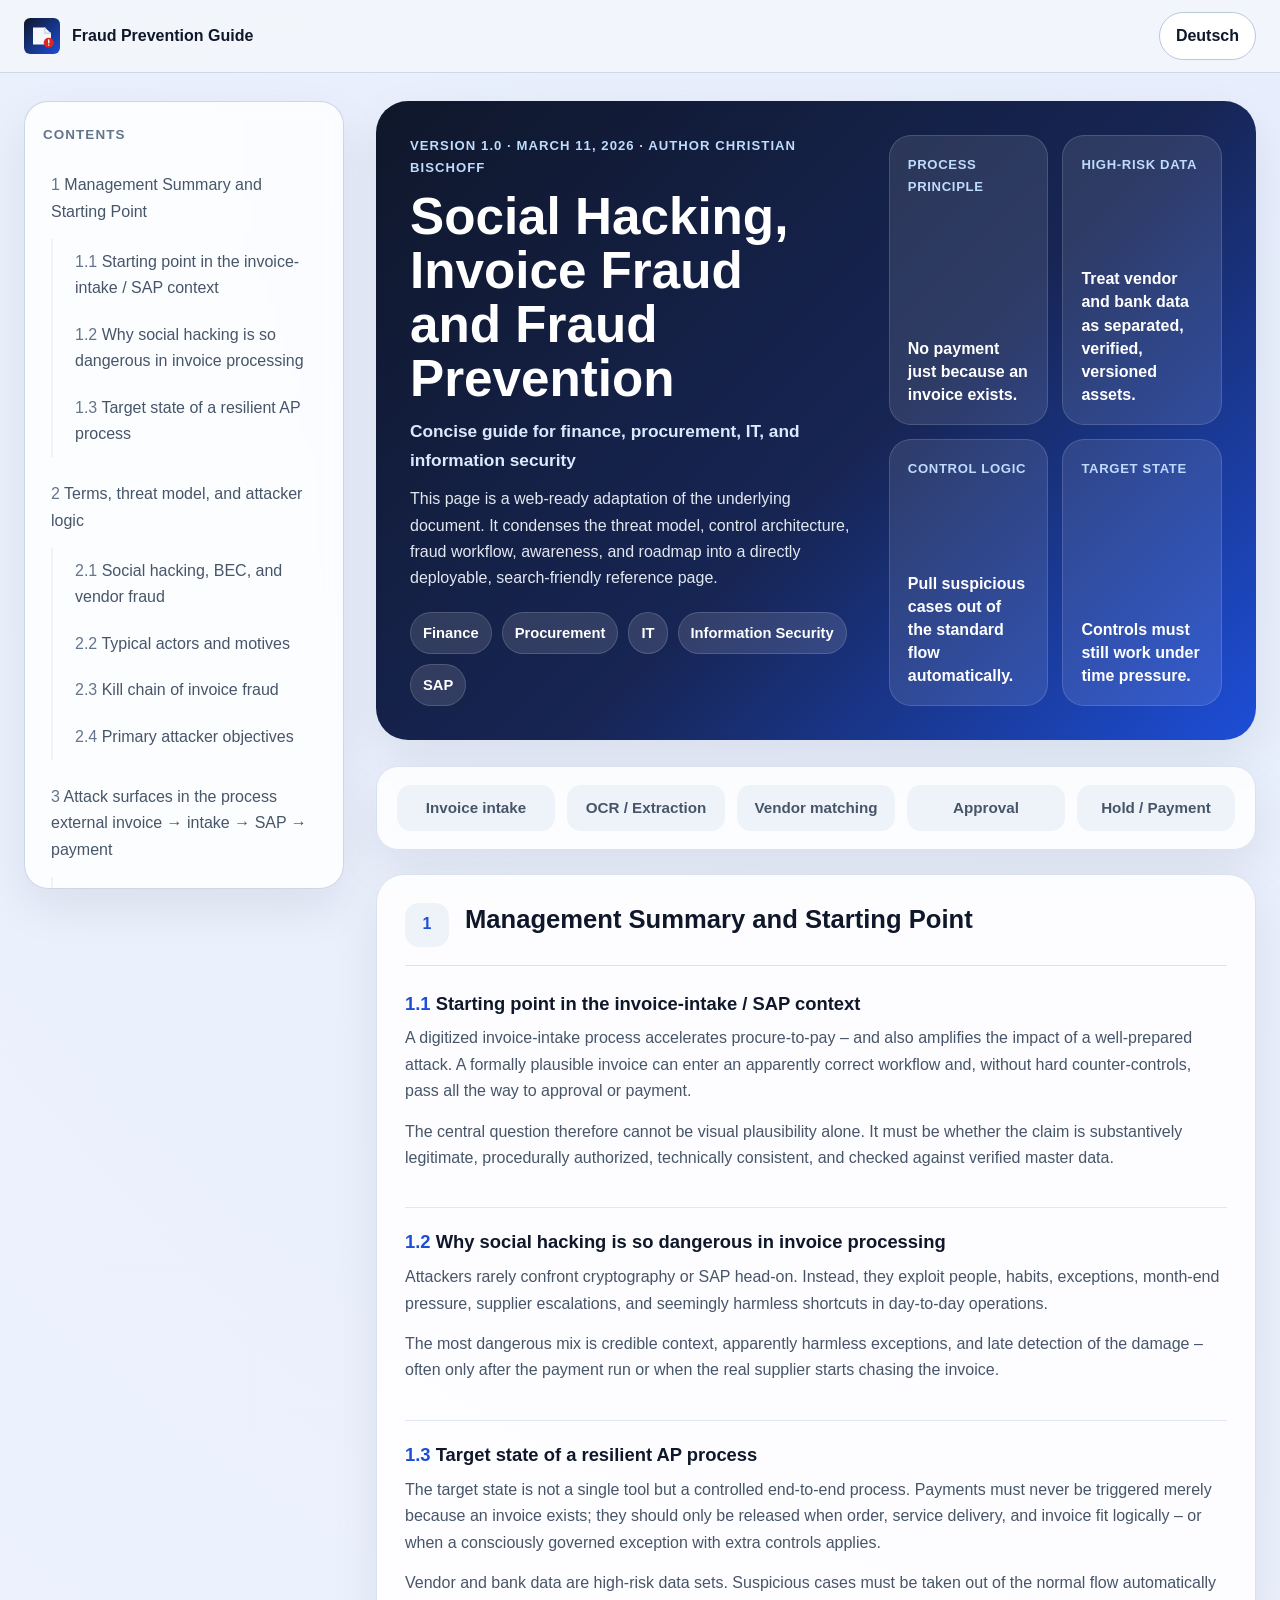
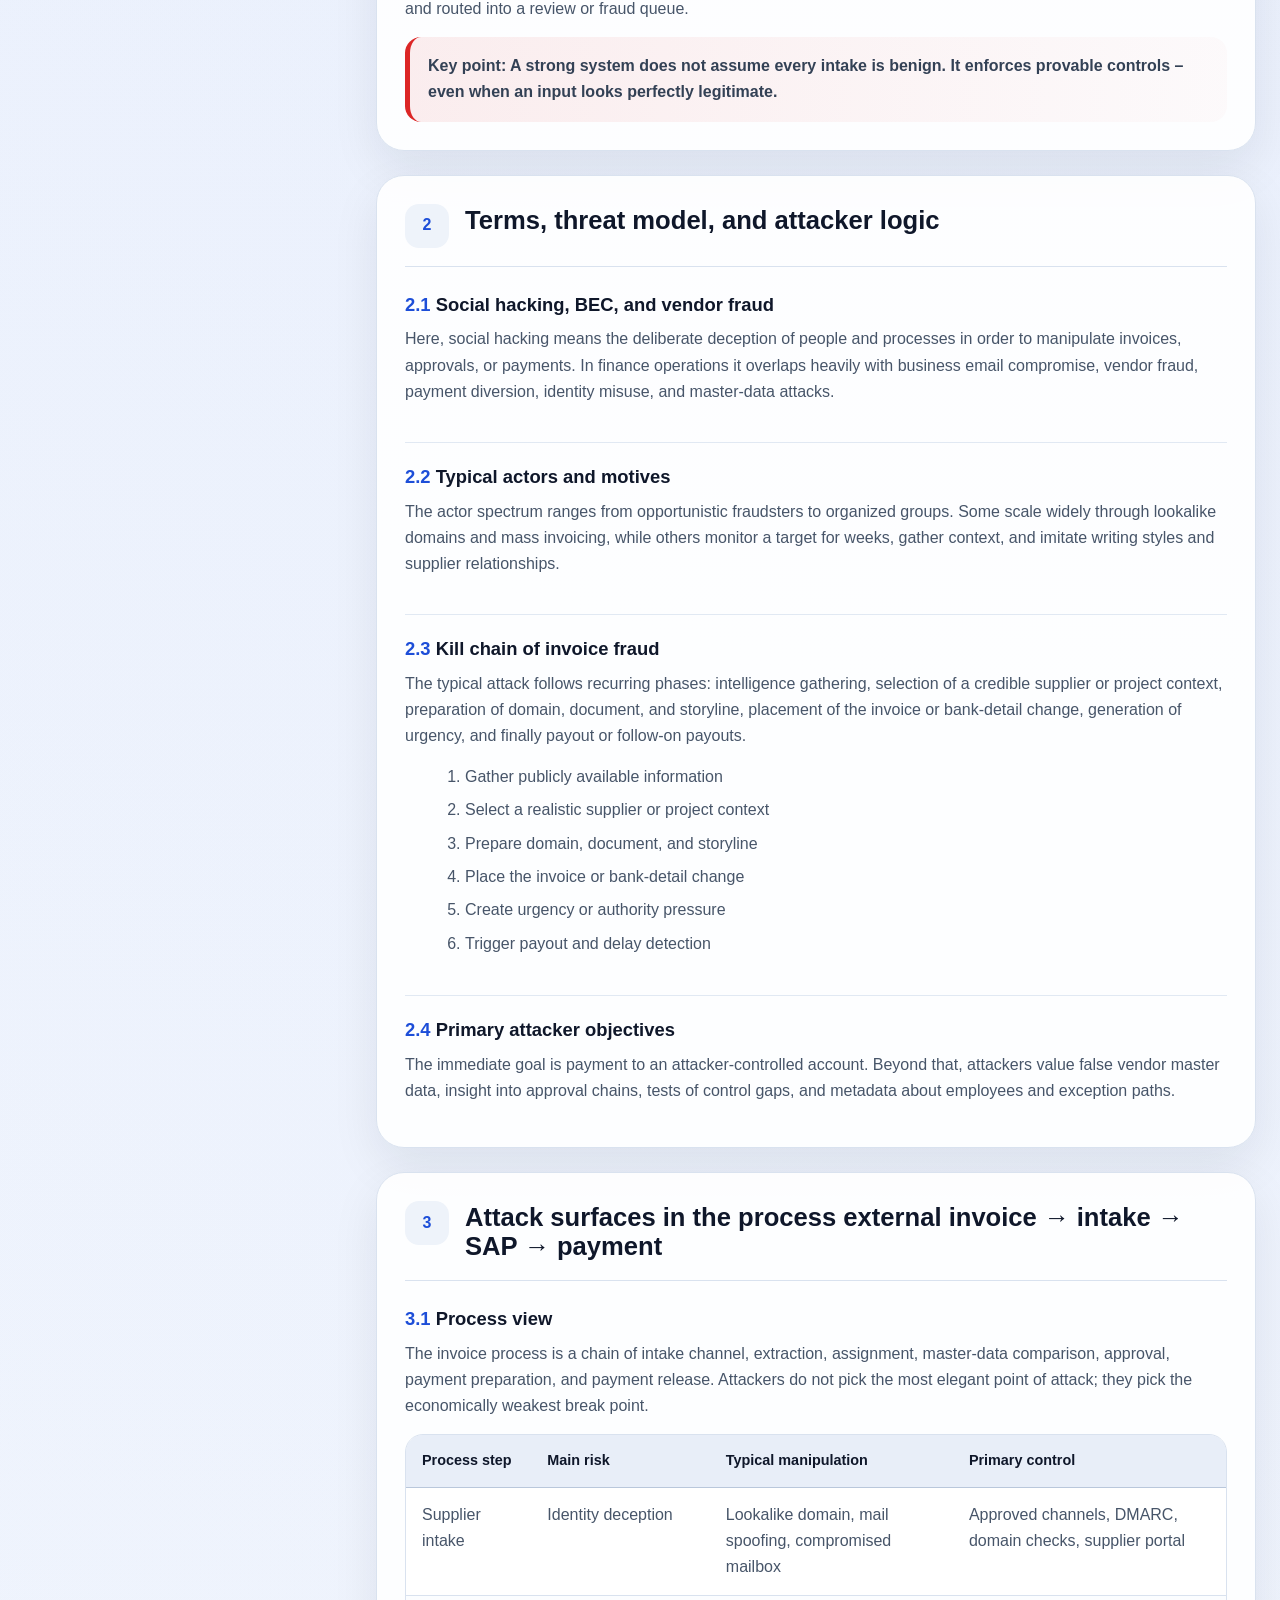
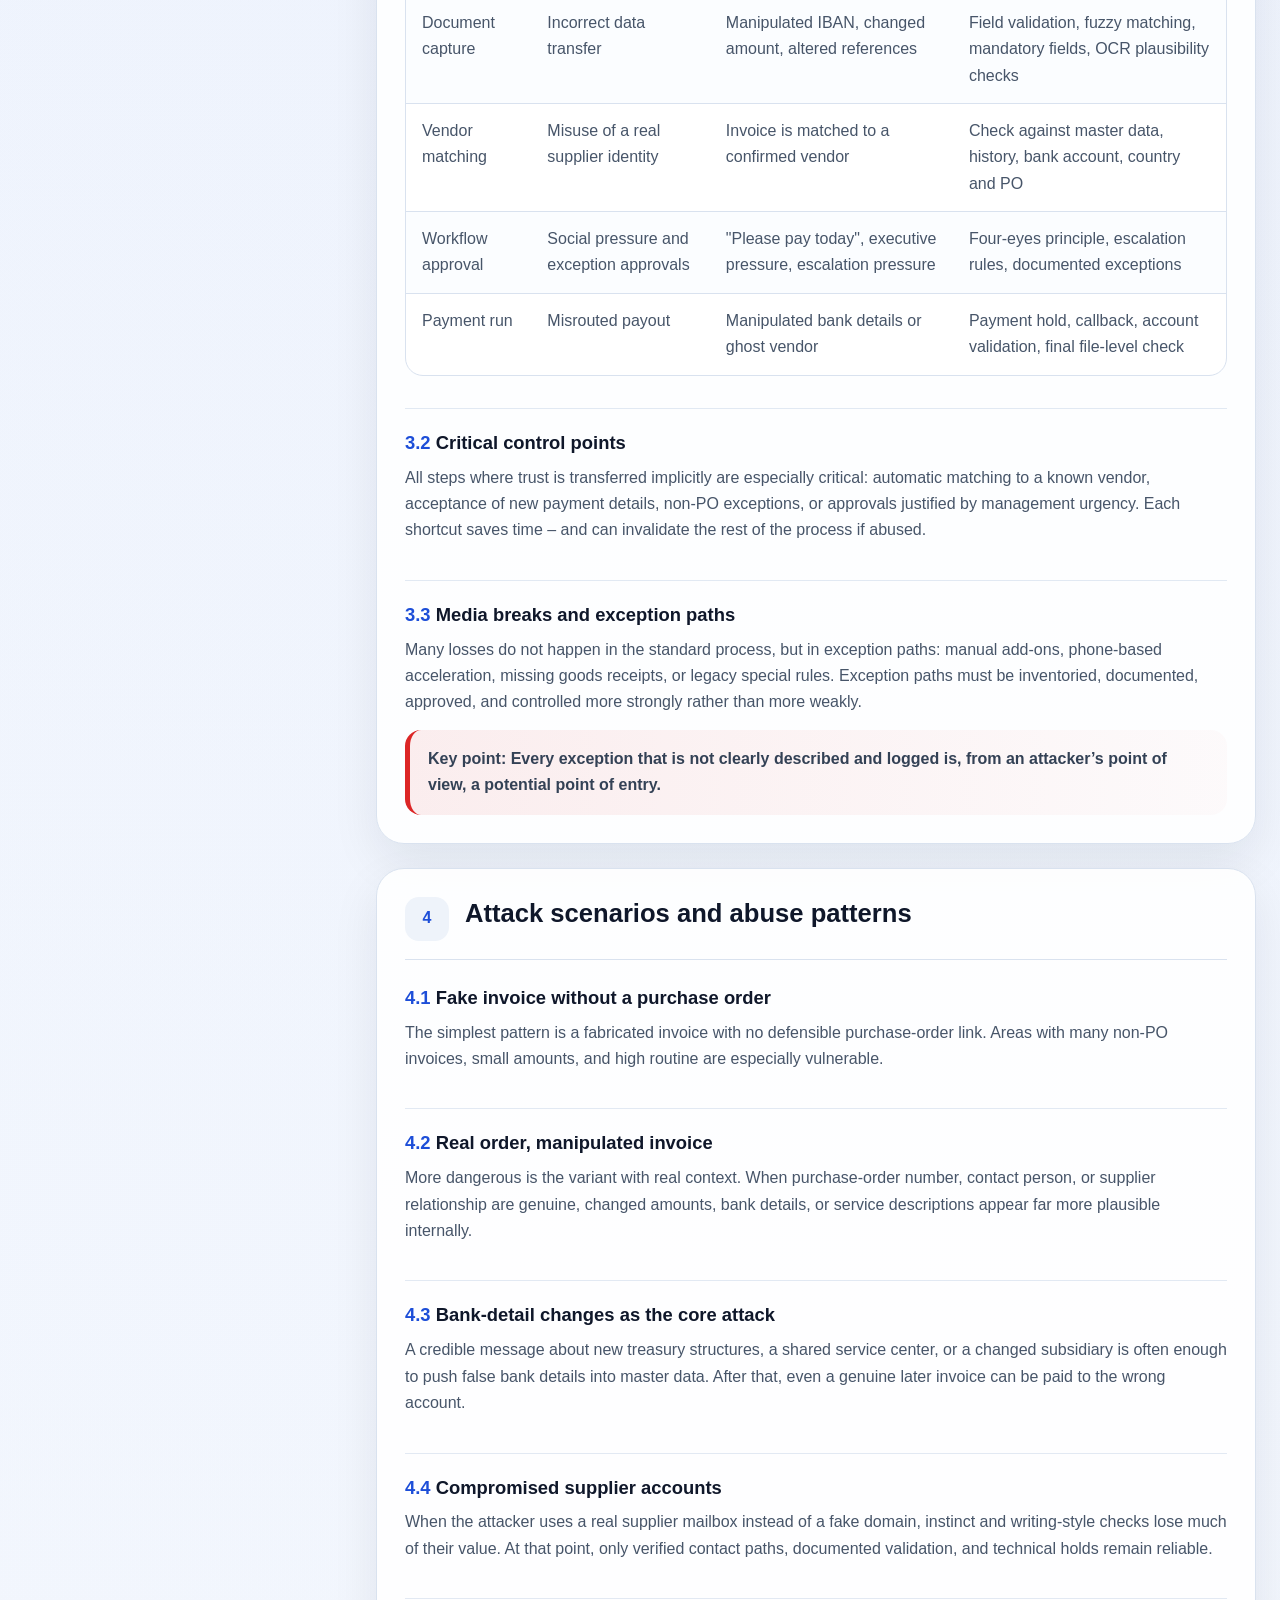
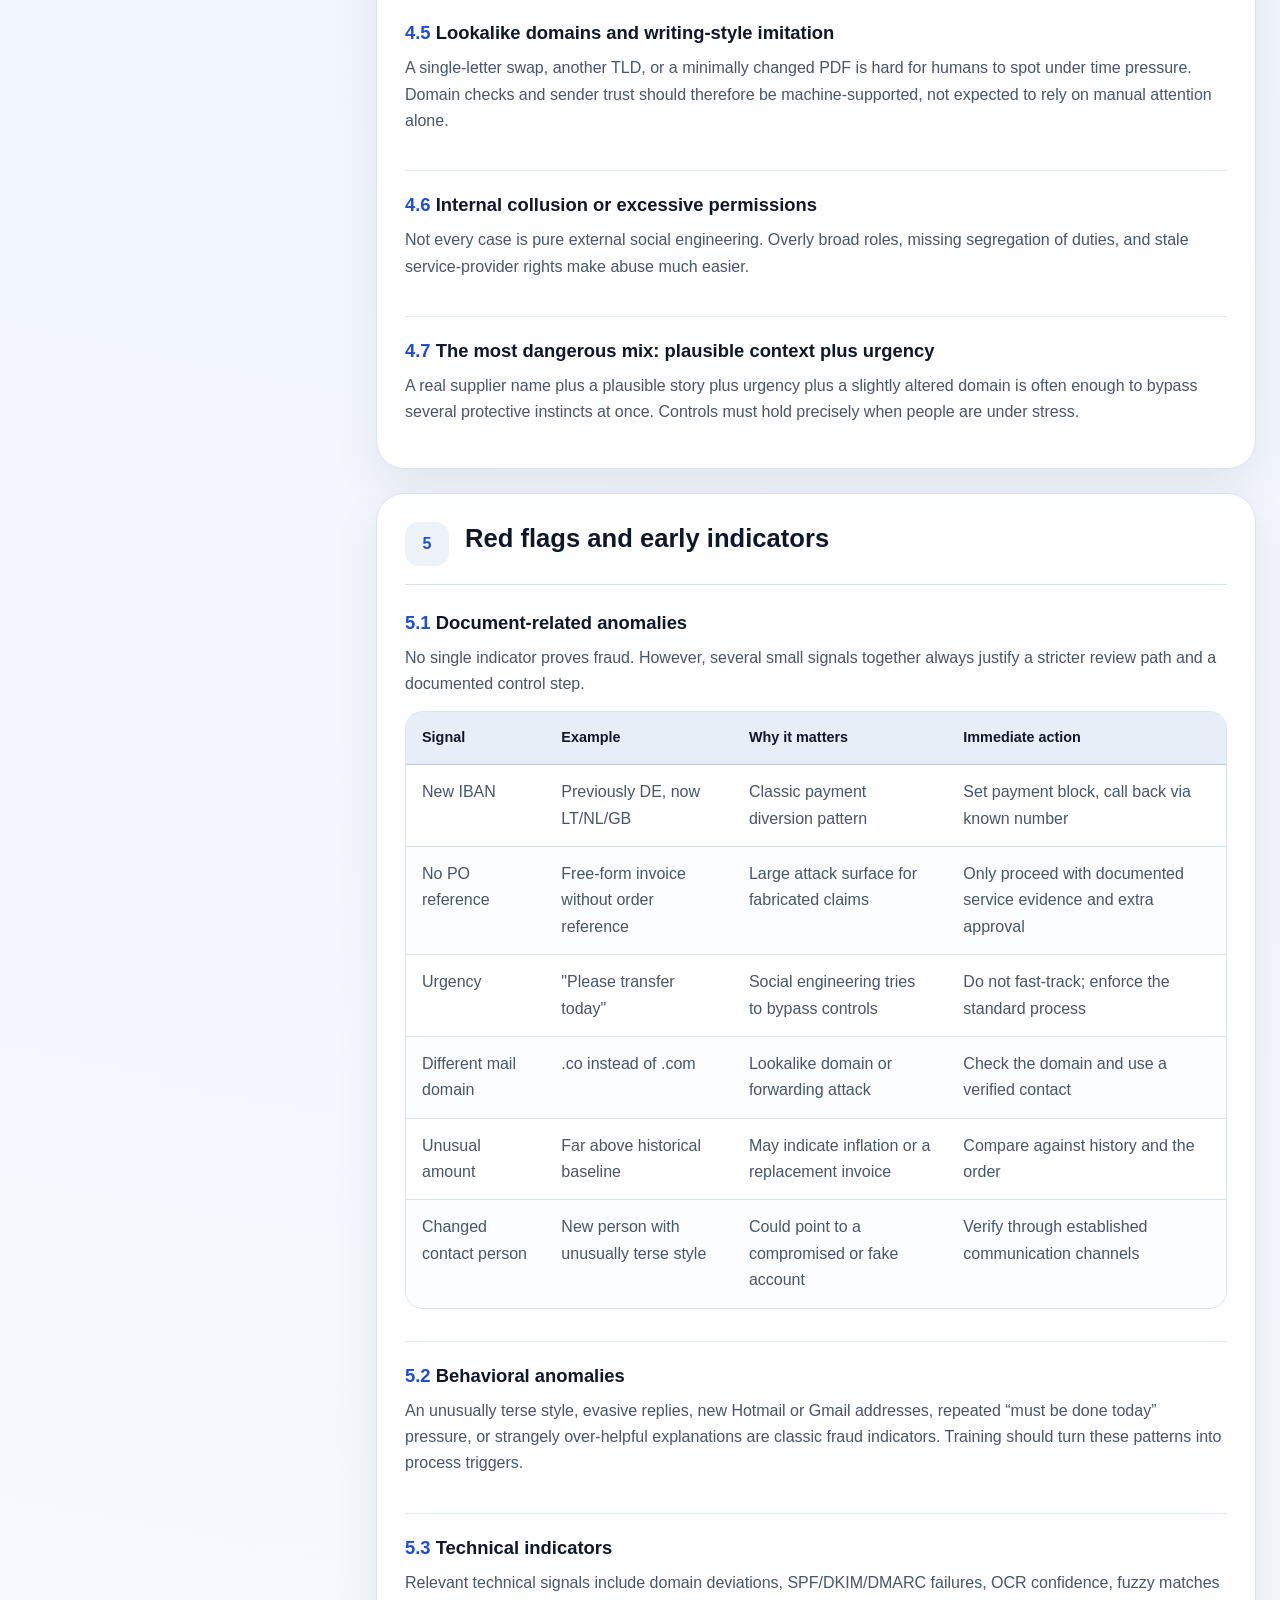
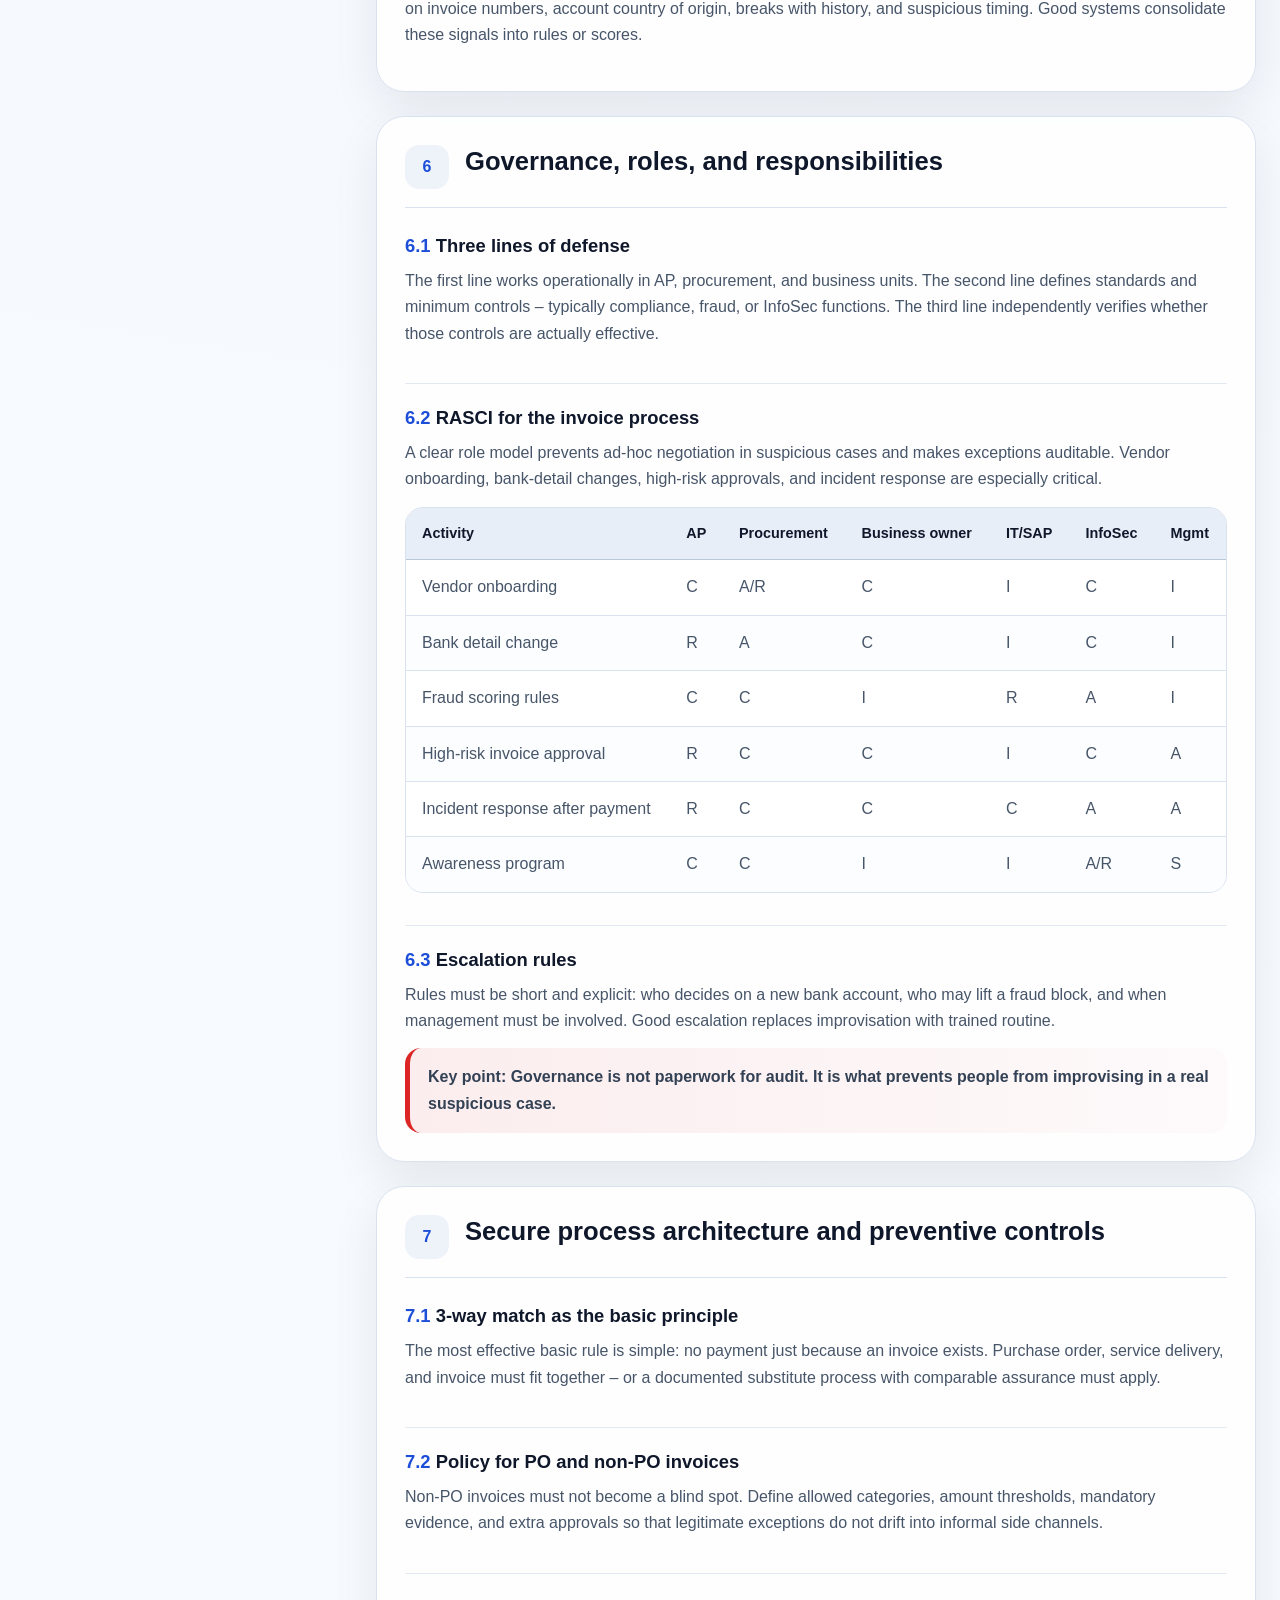
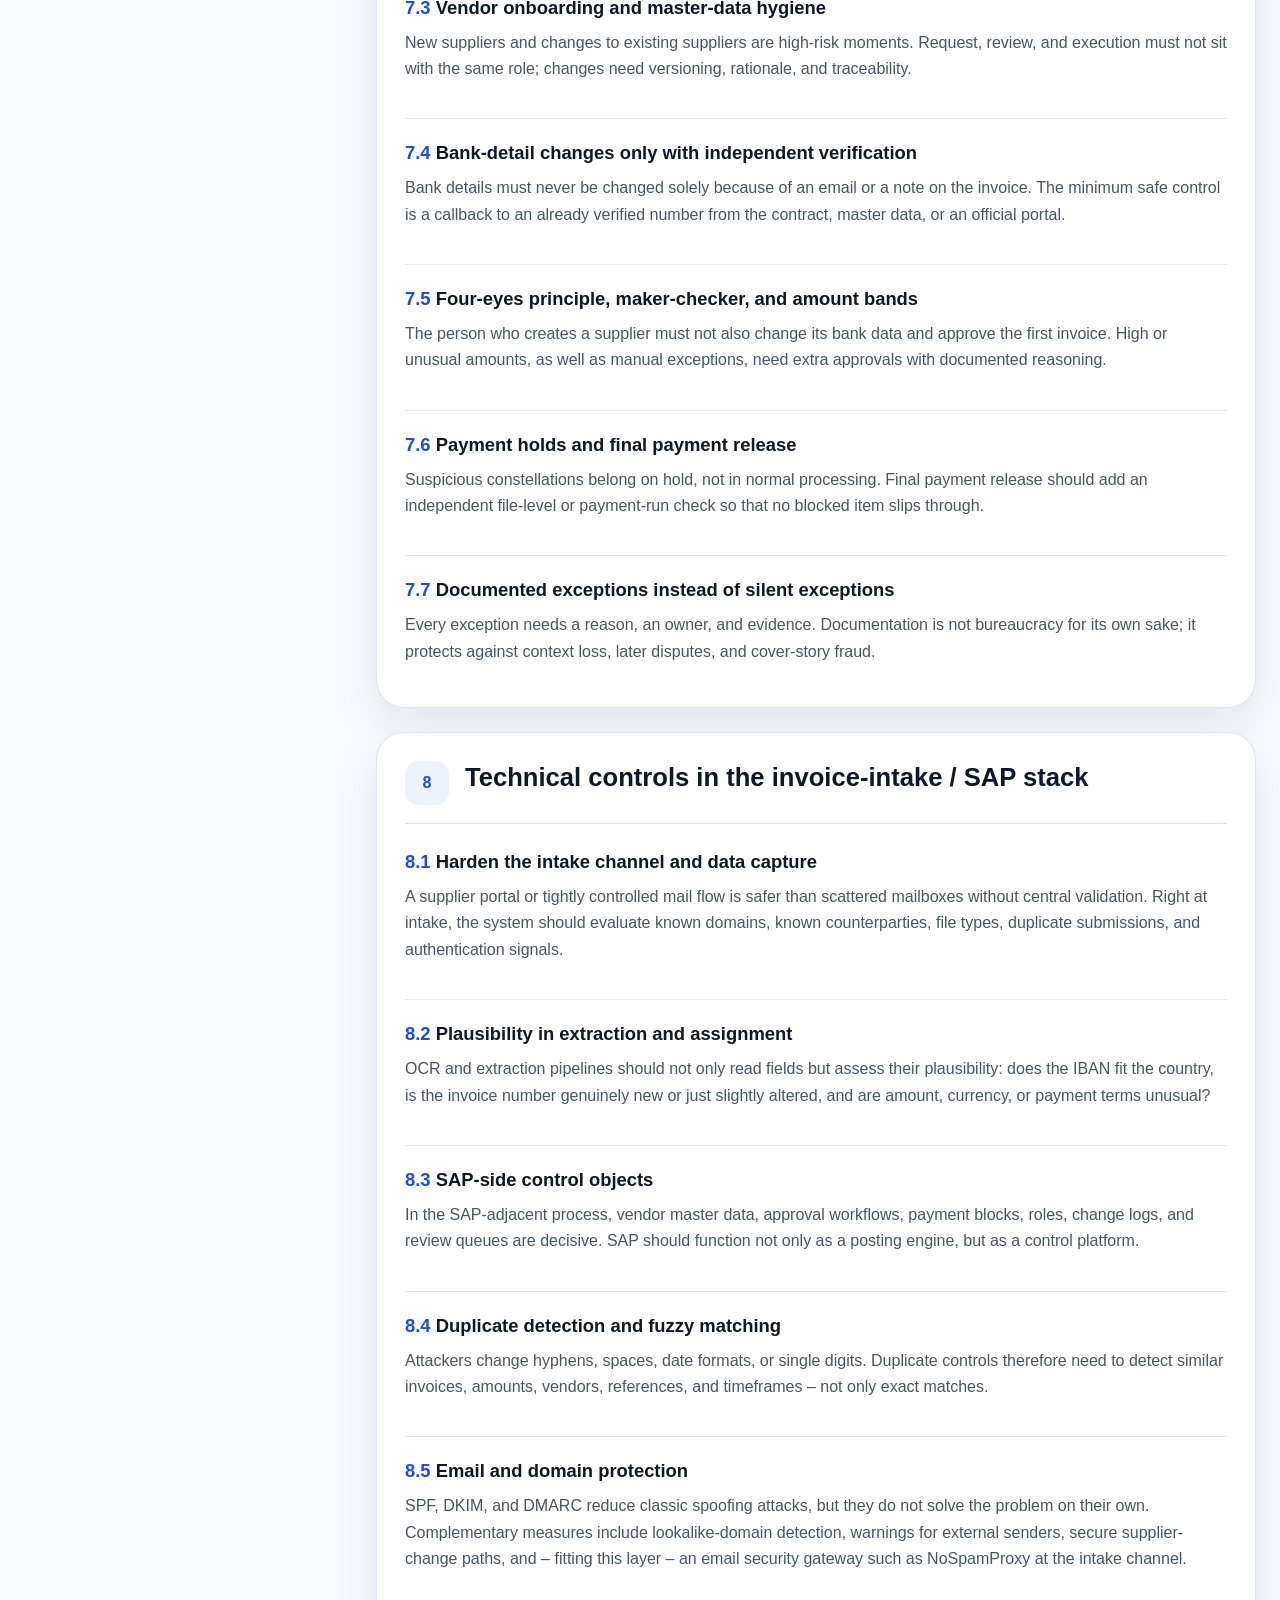
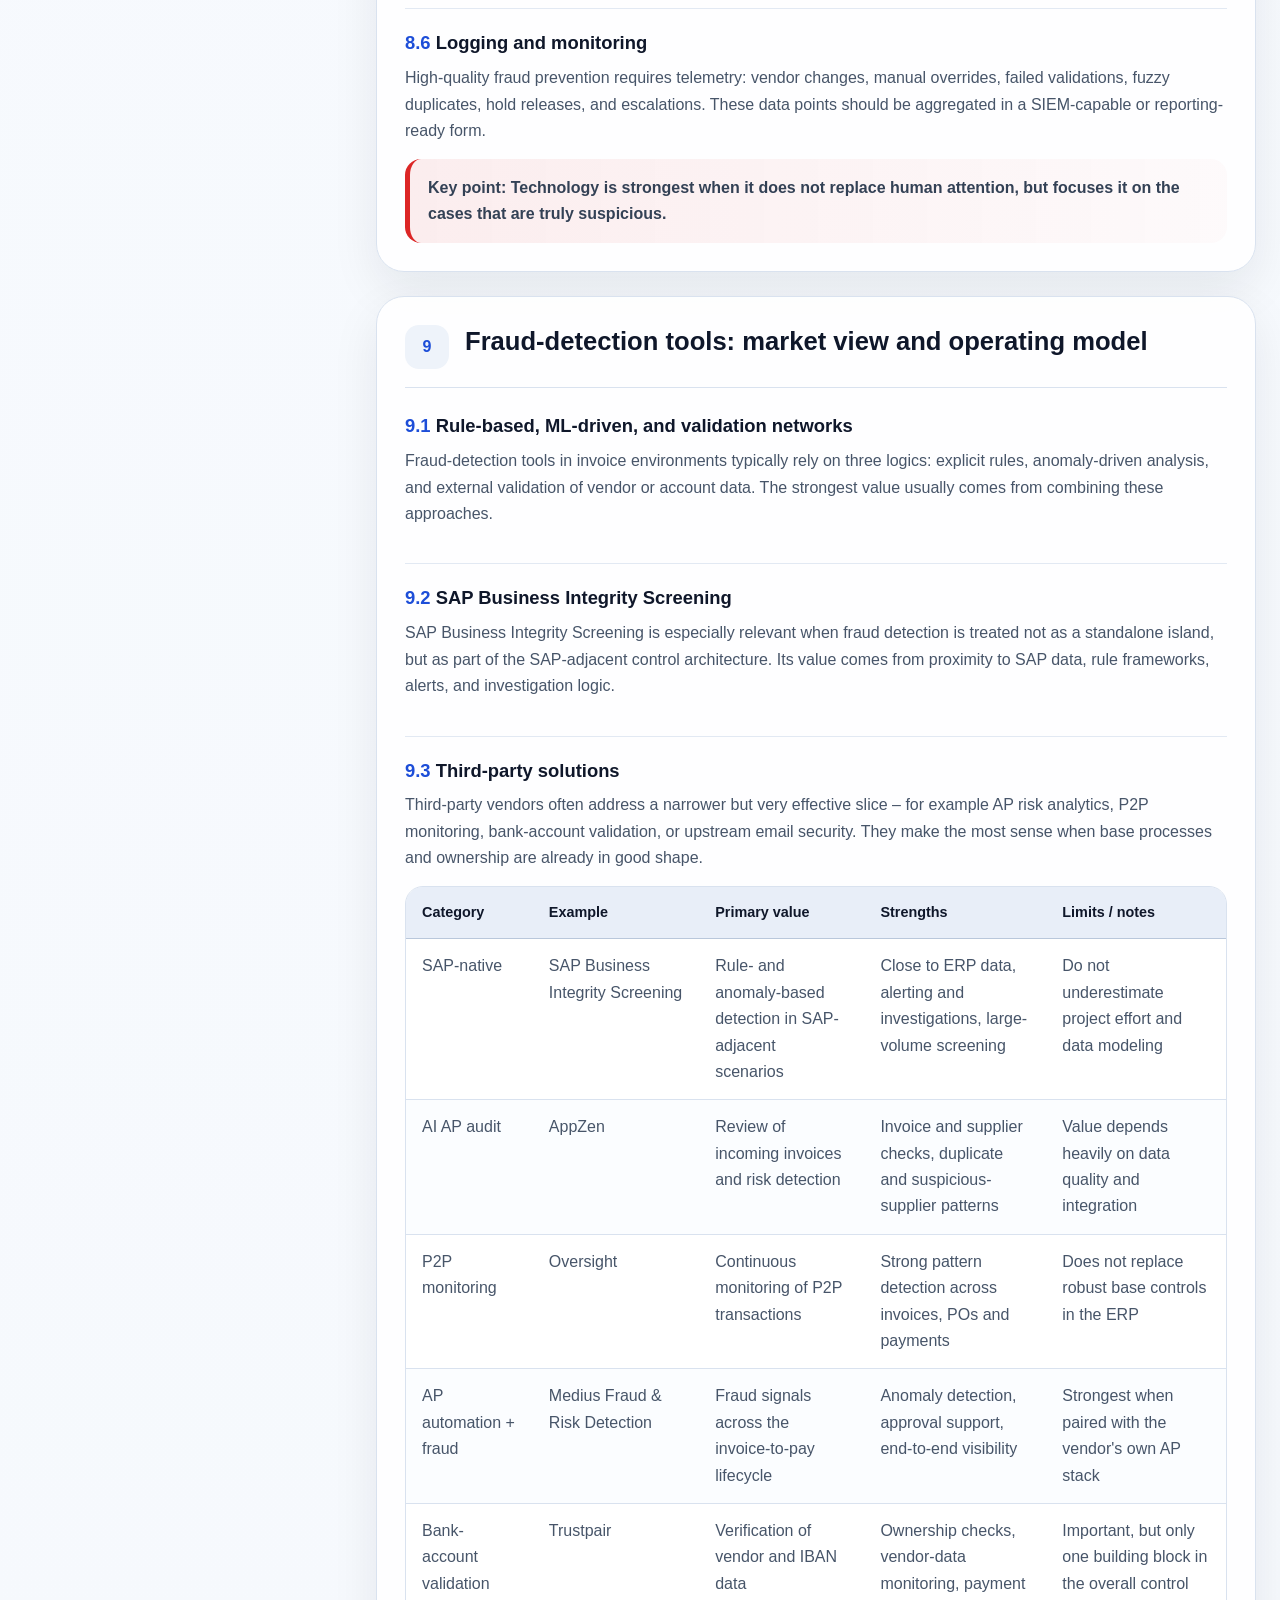
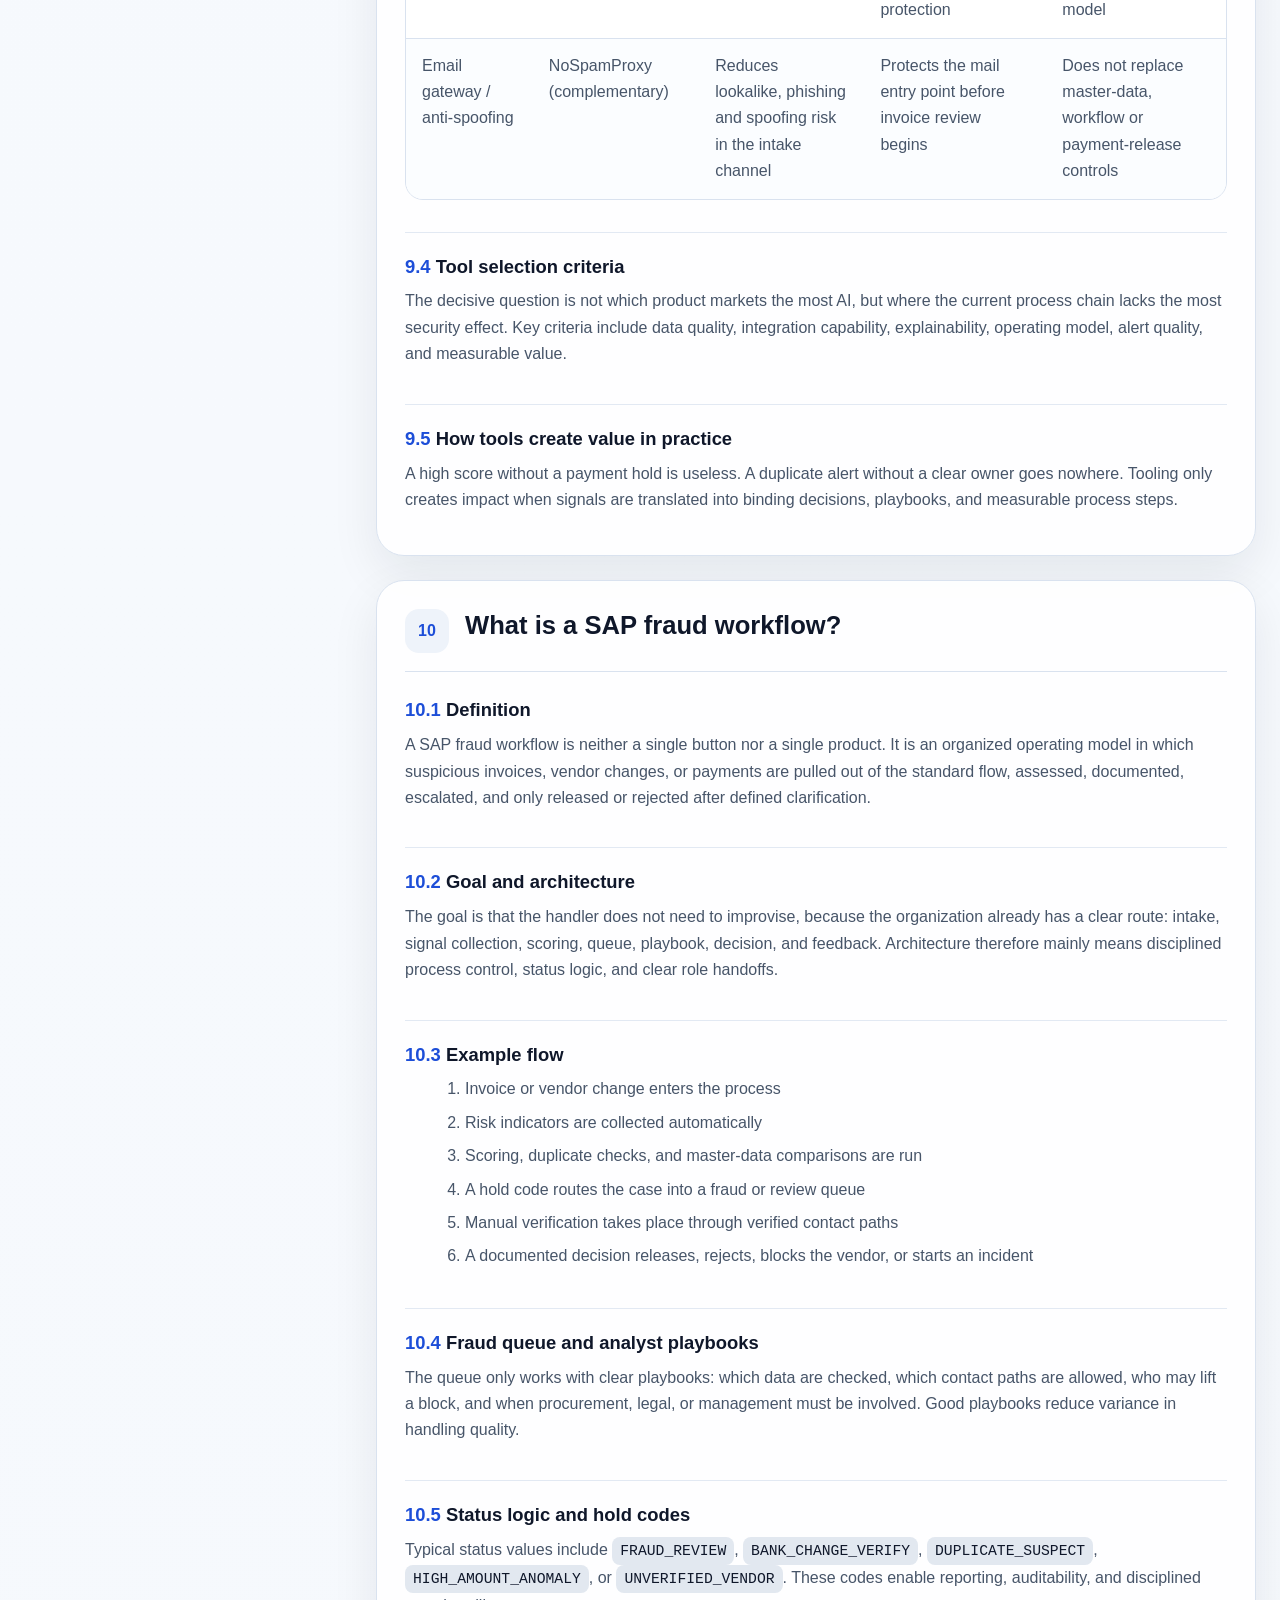
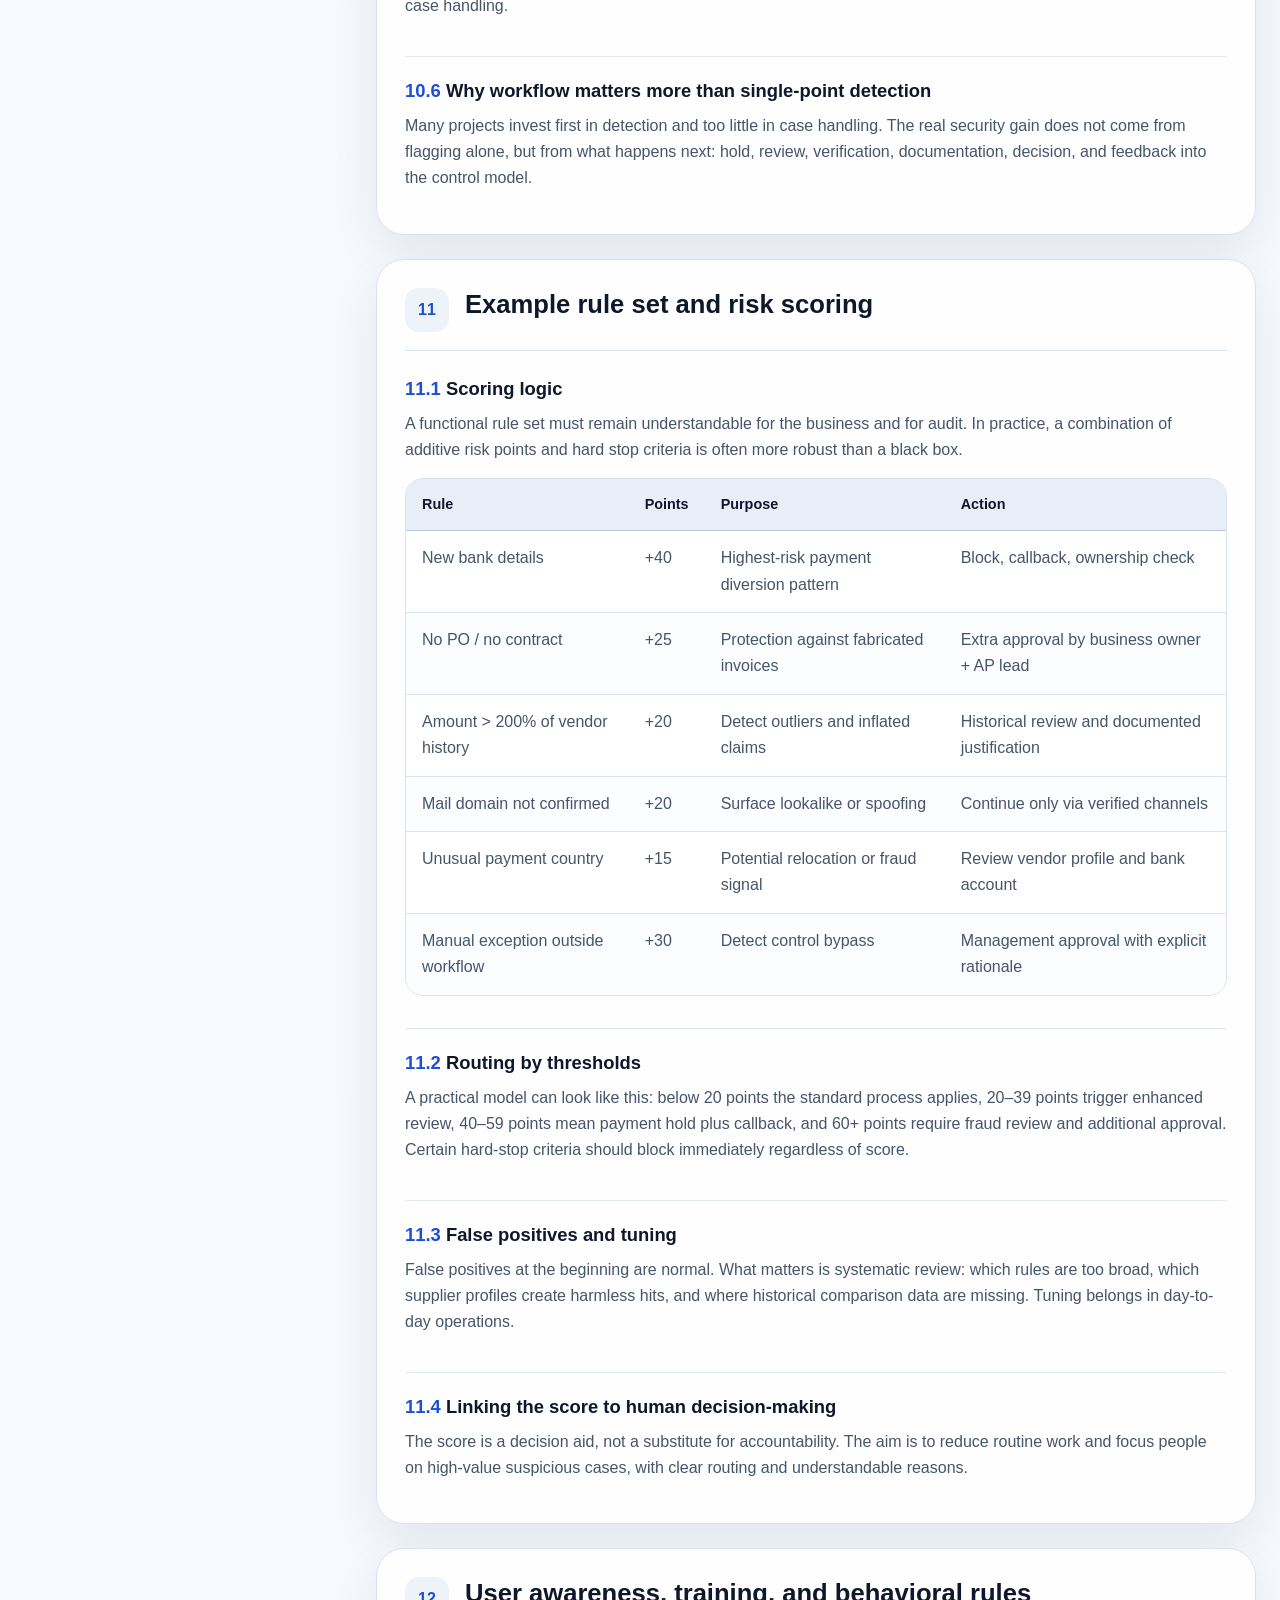
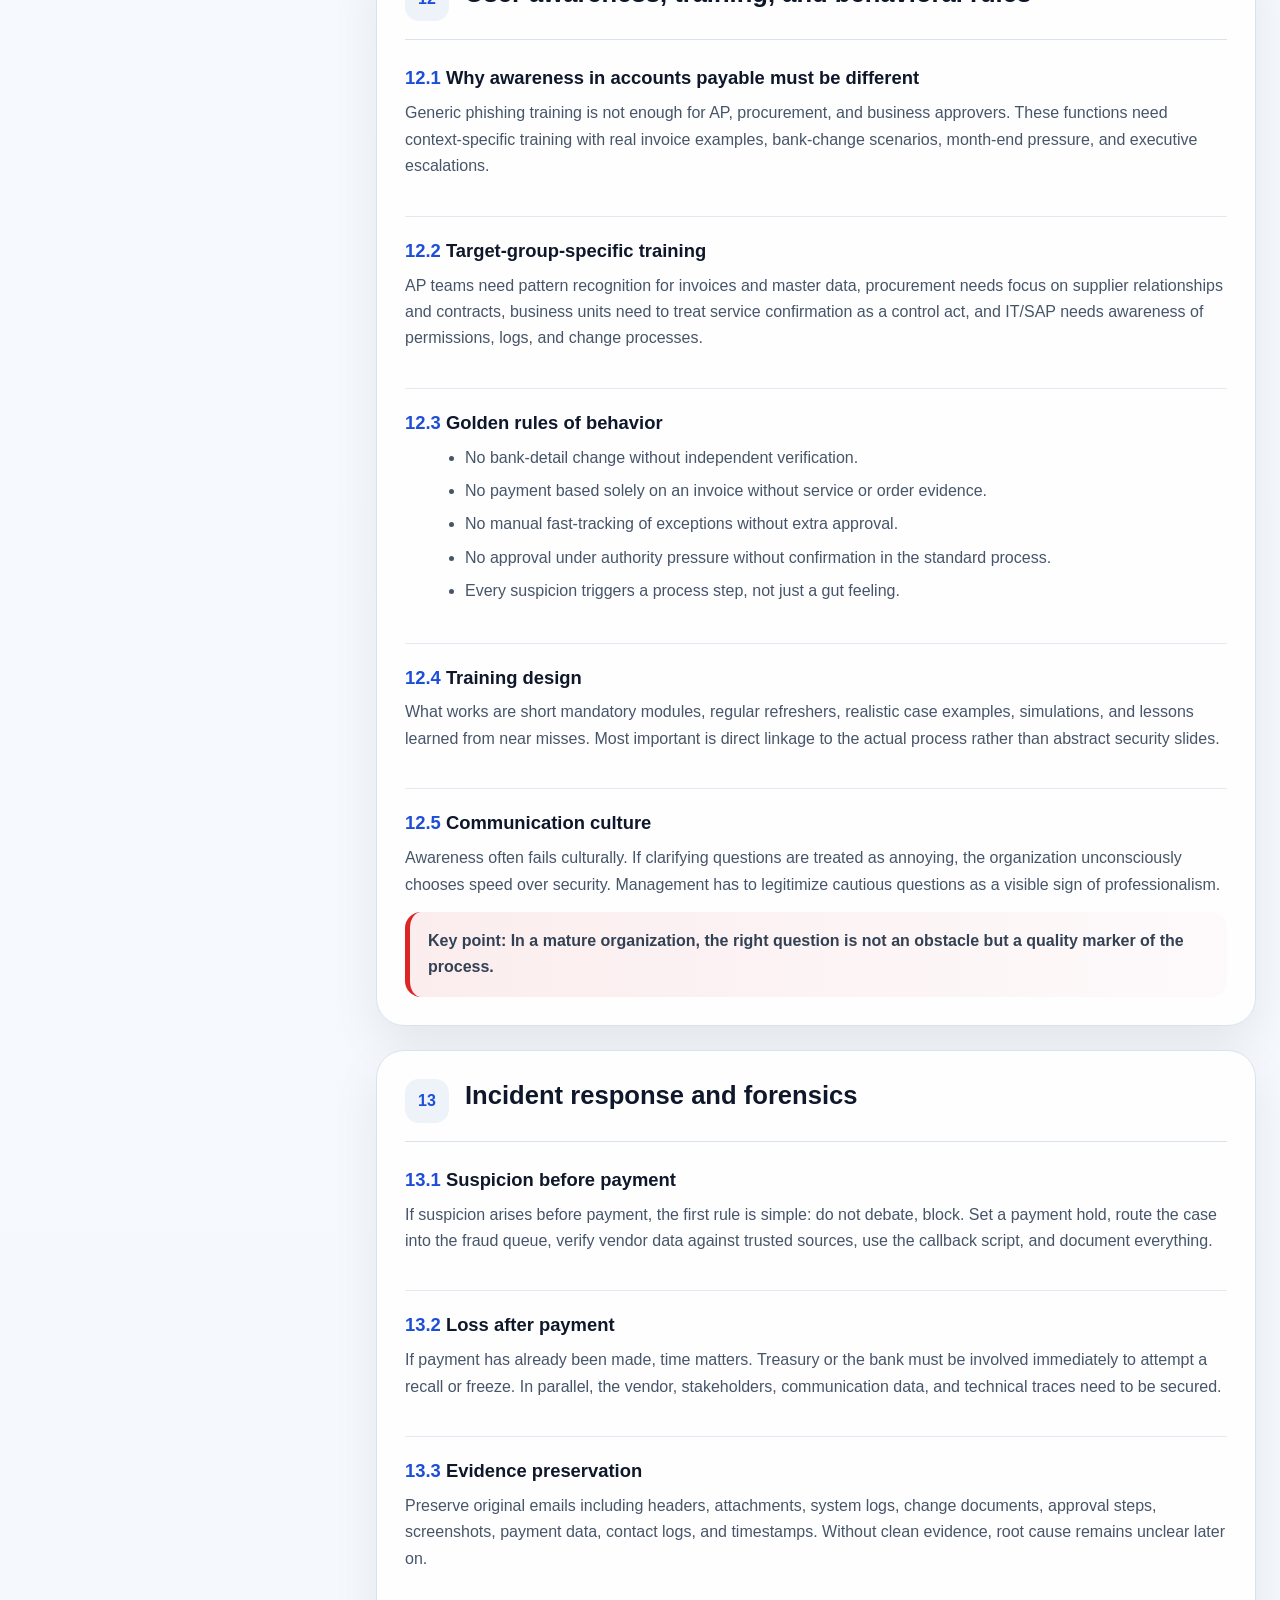
<file: index.html>
<!DOCTYPE html>
<html lang="de">
<head>
  <meta charset="utf-8">
  <meta name="viewport" content="width=device-width,initial-scale=1">
  <title>Social Hacking, Rechnungsbetrug und Fraud Prevention | Finance- und SAP-Guide</title>
  <meta name="description" content="Weboptimierte Kurzübersicht für Finance, Einkauf, IT und Informationssicherheit: Kontrollen, Red Flags, Fraud-Workflow und Roadmap für den Rechnungseingang im SAP-Umfeld.">
  <meta name="author" content="Christian Bischoff">
  <meta name="robots" content="index,follow,max-snippet:-1,max-image-preview:large,max-video-preview:-1">
  <meta name="googlebot" content="index,follow,max-snippet:-1,max-image-preview:large,max-video-preview:-1">
  <meta name="theme-color" content="#0f172a">
  <meta property="og:type" content="article">
  <meta property="og:locale" content="de_DE">
  <meta property="og:locale:alternate" content="en_US">
  <meta property="og:title" content="Social Hacking, Rechnungsbetrug und Fraud Prevention">
  <meta property="og:description" content="Weboptimierte Kurzübersicht für Finance, Einkauf, IT und Informationssicherheit: Kontrollen, Red Flags, Fraud-Workflow und Roadmap für den Rechnungseingang im SAP-Umfeld.">
  <meta property="og:image" content="assets/social-card-de.png">
  <meta name="twitter:card" content="summary_large_image">
  <meta name="twitter:title" content="Social Hacking, Rechnungsbetrug und Fraud Prevention">
  <meta name="twitter:description" content="Weboptimierte Kurzübersicht für Finance, Einkauf, IT und Informationssicherheit: Kontrollen, Red Flags, Fraud-Workflow und Roadmap für den Rechnungseingang im SAP-Umfeld.">
  <meta name="twitter:image" content="assets/social-card-de.png">
  <link rel="icon" href="assets/favicon.svg" type="image/svg+xml">
  <link rel="canonical" href="./">
  <link rel="alternate" hreflang="de" href="./">
  <link rel="alternate" hreflang="en" href="./en/">
  <link rel="alternate" hreflang="x-default" href="./">
  <link rel="stylesheet" href="assets/style.css">
  <script type="application/ld+json">{"@context":"https://schema.org","@type":"Article","headline":"Social Hacking, Rechnungsbetrug und Fraud Prevention","description":"Weboptimierte Kurzübersicht für Finance, Einkauf, IT und Informationssicherheit.","author":{"@type":"Person","name":"Christian Bischoff"},"datePublished":"2026-03-11","dateModified":"2026-03-11","inLanguage":"de","isAccessibleForFree":true,"articleSection":["Management Summary und Ausgangslage","Begriffe, Bedrohungsmodell und Angreiferlogik","Angriffsflächen im Prozess externe Rechnung → Rechnungseingang → SAP → Zahlung","Angriffsszenarien und Missbrauchsmuster","Red Flags und Frühindikatoren","Governance, Rollen und Verantwortlichkeiten","Sichere Prozessarchitektur und präventive Kontrollen","Technische Kontrollen im Rechnungseingang / SAP-Stack","Fraud-Detection-Tools: Marktüberblick und Wirkprinzip","Was ist ein SAP Fraud-Workflow?","Beispiel-Regelwerk und Risikoscoring","User Awareness, Schulung und Verhaltensregeln","Incident Response und Forensik","KPIs, Reporting und Reifegradmodell","Implementierungsroadmap","SOPs, Checklisten und Vorlagen","Anhang"],"keywords":["Social Hacking","Rechnungsbetrug","Invoice Fraud","SAP","Fraud Prevention","Accounts Payable","Vendor Fraud","BEC"],"about":[{"@type":"Thing","name":"Invoice fraud"},{"@type":"Thing","name":"Accounts Payable controls"},{"@type":"Thing","name":"SAP fraud workflow"},{"@type":"Thing","name":"Vendor master data security"}]}</script>
  
<script>
(function () {
  try {
    var pref = localStorage.getItem('sh_lang');
    if (pref === 'en') { location.replace('./en/'); return; }
    if (pref === 'de') { return; }
    var langs = (navigator.languages && navigator.languages.length ? navigator.languages : [navigator.language || navigator.userLanguage || '']);
    var first = (langs[0] || '').toLowerCase();
    if (first && !first.startsWith('de')) {
      location.replace('./en/');
    }
  } catch (e) {}
})();
</script>

</head>
<body>
  <a class="skip-link" href="#main-content">Zum Inhalt springen</a>
  <header class="site-header">
    <div class="site-header__inner">
      <a class="brand" href="./">
        <img src="assets/favicon.svg" alt="" aria-hidden="true">
        <span>Fraud Prevention Guide</span>
      </a>
      <div class="header-actions">
        <a class="lang-switch" href="./en/" hreflang="en" data-lang-pref="en">English</a>
      </div>
    </div>
  </header>

  <main id="main-content" class="layout">
    <aside class="sidebar">
      <div class="toc-title">Inhaltsverzeichnis</div><ol class="toc-list"><li><a href="#management-summary"><span>1</span> Management Summary und Ausgangslage</a><ol><li><a href="#rechnungseingang-sap-kontext"><span>1.1</span> Ausgangslage im Rechnungseingangs/SAP-Kontext</a></li><li><a href="#warum-social-hacking-gefaehrlich-ist"><span>1.2</span> Warum Social Hacking im Rechnungsprozess so gefährlich ist</a></li><li><a href="#zielbild-belastbarer-ap-prozess"><span>1.3</span> Zielbild eines belastbaren AP-Prozesses</a></li></ol></li><li><a href="#threat-model"><span>2</span> Begriffe, Bedrohungsmodell und Angreiferlogik</a><ol><li><a href="#social-hacking-bec-vendor-fraud"><span>2.1</span> Social Hacking, BEC und Vendor Fraud</a></li><li><a href="#taeter-und-motive"><span>2.2</span> Typische Täter und Motive</a></li><li><a href="#kill-chain-rechnungsbetrug"><span>2.3</span> Kill Chain eines Rechnungsbetrugs</a></li><li><a href="#primaere-ziele-angreifer"><span>2.4</span> Primäre Ziele des Angreifers</a></li></ol></li><li><a href="#attack-surface"><span>3</span> Angriffsflächen im Prozess externe Rechnung → Rechnungseingang → SAP → Zahlung</a><ol><li><a href="#prozessbild"><span>3.1</span> Prozessbild</a></li><li><a href="#kritische-kontrollpunkte"><span>3.2</span> Kritische Kontrollpunkte</a></li><li><a href="#medienbrueche-ausnahmepfade"><span>3.3</span> Medienbrüche und Ausnahmepfade</a></li></ol></li><li><a href="#attack-scenarios"><span>4</span> Angriffsszenarien und Missbrauchsmuster</a><ol><li><a href="#fake-rechnung-ohne-bestellung"><span>4.1</span> Fake-Rechnung ohne Bestellung</a></li><li><a href="#echte-bestellung-manipulierte-rechnung"><span>4.2</span> Echte Bestellung, manipulierte Rechnung</a></li><li><a href="#bankdatenwechsel-kernangriff"><span>4.3</span> Bankdatenwechsel als Kernangriff</a></li><li><a href="#kompromittierte-lieferantenkonten"><span>4.4</span> Kompromittierte Lieferantenkonten</a></li><li><a href="#lookalike-domain-imitation"><span>4.5</span> Lookalike-Domain und Schreibstil-Imitation</a></li><li><a href="#interne-kollusion-berechtigungen"><span>4.6</span> Interne Kollusion oder überschießende Berechtigungen</a></li><li><a href="#kontext-plus-zeitdruck"><span>4.7</span> Die gefährlichste Mischung: plausibler Kontext plus Zeitdruck</a></li></ol></li><li><a href="#red-flags"><span>5</span> Red Flags und Frühindikatoren</a><ol><li><a href="#dokumentbezogene-auffaelligkeiten"><span>5.1</span> Dokumentbezogene Auffälligkeiten</a></li><li><a href="#verhaltensbezogene-auffaelligkeiten"><span>5.2</span> Verhaltensbezogene Auffälligkeiten</a></li><li><a href="#technische-indikatoren"><span>5.3</span> Technische Indikatoren</a></li></ol></li><li><a href="#governance"><span>6</span> Governance, Rollen und Verantwortlichkeiten</a><ol><li><a href="#drei-verteidigungslinien"><span>6.1</span> Drei Verteidigungslinien</a></li><li><a href="#rasci-rechnungsprozess"><span>6.2</span> RASCI für den Rechnungsprozess</a></li><li><a href="#eskalationsregeln"><span>6.3</span> Eskalationsregeln</a></li></ol></li><li><a href="#secure-architecture"><span>7</span> Sichere Prozessarchitektur und präventive Kontrollen</a><ol><li><a href="#three-way-match"><span>7.1</span> 3-Way-Match als Grundprinzip</a></li><li><a href="#po-und-nicht-po"><span>7.2</span> Policy für PO- und Nicht-PO-Rechnungen</a></li><li><a href="#vendor-onboarding-stammdaten"><span>7.3</span> Vendor Onboarding und Stammdatenhygiene</a></li><li><a href="#bankdatenwechsel-verifikation"><span>7.4</span> Bankdatenwechsel nur mit unabhängiger Verifikation</a></li><li><a href="#maker-checker-betragsgrenzen"><span>7.5</span> Vier-Augen-Prinzip, Maker-Checker und Betragsgrenzen</a></li><li><a href="#payment-holds-finale-freigabe"><span>7.6</span> Payment Holds und finale Zahlungsfreigabe</a></li><li><a href="#dokumentationspflicht"><span>7.7</span> Dokumentationspflicht statt stiller Ausnahme</a></li></ol></li><li><a href="#technical-controls"><span>8</span> Technische Kontrollen im Rechnungseingang / SAP-Stack</a><ol><li><a href="#eingangskanal-haerten"><span>8.1</span> Eingangskanal und Datenerfassung härten</a></li><li><a href="#plausibilitaet-extraktion-zuordnung"><span>8.2</span> Plausibilität in der Extraktion und Zuordnung</a></li><li><a href="#sap-kontrollobjekte"><span>8.3</span> SAP-seitige Kontrollobjekte</a></li><li><a href="#duplicate-fuzzy"><span>8.4</span> Duplicate Detection und Fuzzy Matching</a></li><li><a href="#email-domain-schutz"><span>8.5</span> E-Mail- und Domain-Schutz</a></li><li><a href="#logging-monitoring-siem"><span>8.6</span> Logging und Monitoring</a></li></ol></li><li><a href="#fraud-tools"><span>9</span> Fraud-Detection-Tools: Marktüberblick und Wirkprinzip</a><ol><li><a href="#drei-grundansaetze"><span>9.1</span> Regelbasiert, ML und Validierungsnetze</a></li><li><a href="#sap-business-integrity-screening"><span>9.2</span> SAP Business Integrity Screening</a></li><li><a href="#drittanbieter-loesungen"><span>9.3</span> Drittanbieter-Lösungen</a></li><li><a href="#auswahlkriterien"><span>9.4</span> Auswahlkriterien für Werkzeuge</a></li><li><a href="#tools-in-der-praxis"><span>9.5</span> Wie Tools in der Praxis wirken</a></li></ol></li><li><a href="#sap-fraud-workflow"><span>10</span> Was ist ein SAP Fraud-Workflow?</a><ol><li><a href="#fraud-workflow-definition"><span>10.1</span> Definition</a></li><li><a href="#fraud-workflow-ziel-architektur"><span>10.2</span> Ziel und Architektur</a></li><li><a href="#fraud-workflow-beispielablauf"><span>10.3</span> Beispielablauf</a></li><li><a href="#fraud-queue-playbooks"><span>10.4</span> Fraud Queue und Analyst Playbooks</a></li><li><a href="#statuslogik-hold-codes"><span>10.5</span> Statuslogik und Hold-Codes</a></li><li><a href="#workflow-wichtiger-als-erkennung"><span>10.6</span> Warum der Workflow wichtiger ist als die Einzelerkennung</a></li></ol></li><li><a href="#scoring"><span>11</span> Beispiel-Regelwerk und Risikoscoring</a><ol><li><a href="#bewertungslogik"><span>11.1</span> Bewertungslogik</a></li><li><a href="#routing-schwellenwerte"><span>11.2</span> Routing nach Schwellwerten</a></li><li><a href="#fehlalarme-tuning"><span>11.3</span> Fehlalarme und Tuning</a></li><li><a href="#menschliche-entscheidung"><span>11.4</span> Verknüpfung mit menschlicher Entscheidung</a></li></ol></li><li><a href="#awareness"><span>12</span> User Awareness, Schulung und Verhaltensregeln</a><ol><li><a href="#awareness-anders-im-rechnungswesen"><span>12.1</span> Warum Awareness im Rechnungswesen anders sein muss</a></li><li><a href="#zielgruppenspezifische-trainings"><span>12.2</span> Zielgruppenspezifische Trainings</a></li><li><a href="#goldene-verhaltensregeln"><span>12.3</span> Goldene Verhaltensregeln</a></li><li><a href="#schulungsdesign"><span>12.4</span> Schulungsdesign</a></li><li><a href="#kommunikationskultur"><span>12.5</span> Kommunikationskultur</a></li></ol></li><li><a href="#incident-response"><span>13</span> Incident Response und Forensik</a><ol><li><a href="#verdacht-vor-zahlung"><span>13.1</span> Verdacht vor Zahlung</a></li><li><a href="#schaden-nach-zahlung"><span>13.2</span> Schaden nach Zahlung</a></li><li><a href="#beweissicherung"><span>13.3</span> Beweissicherung</a></li><li><a href="#lessons-learned"><span>13.4</span> Lessons Learned statt Einzelfallheilung</a></li><li><a href="#externe-kommunikation"><span>13.5</span> Externe Kommunikation und Rechtsfragen</a></li></ol></li><li><a href="#kpis"><span>14</span> KPIs, Reporting und Reifegradmodell</a><ol><li><a href="#welche-kennzahlen-helfen"><span>14.1</span> Welche Kennzahlen wirklich helfen</a></li><li><a href="#board-reporting"><span>14.2</span> Board-Reporting</a></li><li><a href="#reifestufen"><span>14.3</span> Reifestufen</a></li><li><a href="#kpi-zur-steuerungsentscheidung"><span>14.4</span> Vom KPI zur Steuerungsentscheidung</a></li></ol></li><li><a href="#roadmap"><span>15</span> Implementierungsroadmap</a><ol><li><a href="#sofortprogramm"><span>15.1</span> 30 Tage</a></li><li><a href="#stabilisierung-industrialisierung"><span>15.2</span> 90 Tage</a></li><li><a href="#langfristige-verankerung"><span>15.3</span> 180 Tage und 12 Monate</a></li></ol></li><li><a href="#sops"><span>16</span> SOPs, Checklisten und Vorlagen</a><ol><li><a href="#rueckrufskript"><span>16.1</span> Rückrufskript</a></li><li><a href="#checkliste-bankdatenwechsel"><span>16.2</span> Checkliste für verdächtige Rechnungen</a></li><li><a href="#entscheidungsbaum"><span>16.3</span> Entscheidungsbaum für Bearbeiter</a></li><li><a href="#vierteljaehrlicher-kontrolltest"><span>16.4</span> Vierteljährlicher Kontrolltest</a></li><li><a href="#gute-sop"><span>16.5</span> Was eine gute SOP auszeichnet</a></li></ol></li><li><a href="#appendix"><span>A</span> Anhang</a><ol><li><a href="#glossar"><span>A</span> Glossar</a></li><li><a href="#praxisleitfragen"><span>B</span> Praxisleitfragen für Workshops</a></li><li><a href="#hinweis-herstellerprodukte"><span>C</span> Hinweis zu Herstellerprodukten</a></li><li><a href="#schlussbemerkung"><span>D</span> Schlussbemerkung</a></li><li><a href="#lesetipps"><span>E</span> Optionale Lesetipps und Herstellerseiten</a></li></ol></li></ol>
    </aside>

    <div class="content">
      <section class="hero">
        <div class="hero__copy">
          <p class="eyebrow">Version 1.0 · 11. März 2026 · Autor Christian Bischoff</p>
          <h1>Social Hacking, Rechnungsbetrug und Fraud Prevention</h1>
          <p class="hero__subtitle">Kurzübersicht für Finance, Einkauf, IT und Informationssicherheit</p>
          <p class="hero__intro">Diese Seite ist eine für das Web aufbereitete Fassung des zugrunde liegenden Dokuments. Sie verdichtet Bedrohungsmodell, Kontrollarchitektur, Fraud-Workflow, Awareness und Roadmap in eine direkt deploybare, suchmaschinenfreundliche Referenzseite.</p>
          <div class="hero__meta">
            <span class="chip">Finance</span>
            <span class="chip">Einkauf</span>
            <span class="chip">IT</span>
            <span class="chip">Informationssicherheit</span>
            <span class="chip">SAP</span>
          </div>
        </div>
        <div class="hero__panel">
          <div class="hero-cards"><div class="hero-card"><span>Prozessprinzip</span><strong>Keine Zahlung nur wegen einer Rechnung.</strong></div><div class="hero-card"><span>Hochrisikodaten</span><strong>Vendor- und Bankdaten getrennt, verifiziert und versioniert behandeln.</strong></div><div class="hero-card"><span>Steuerlogik</span><strong>Verdächtige Fälle automatisch aus dem Standardfluss nehmen.</strong></div><div class="hero-card"><span>Zielbild</span><strong>Kontrollen müssen gerade unter Zeitdruck greifen.</strong></div></div>
        </div>
      </section>

      <section class="overview-banner">
        <div class="overview-banner__steps">
          <span>Rechnungseingang</span>
          <span>OCR / Extraktion</span>
          <span>Vendor-Matching</span>
          <span>Freigabe</span>
          <span>Hold / Zahlung</span>
        </div>
      </section>

      <section class="content-section" id="management-summary"><div class="section-heading"><span class="section-number">1</span><h2>Management Summary und Ausgangslage</h2></div><div class="section-body"><article class="subsection" id="rechnungseingang-sap-kontext"><h3><span class="sub-number">1.1</span> Ausgangslage im Rechnungseingangs/SAP-Kontext</h3><p>Ein digitalisierter Rechnungseingang beschleunigt den Procure-to-Pay-Prozess – und erhöht zugleich die Wirkung eines gut vorbereiteten Angriffs. Eine formal plausible Rechnung kann schnell in einen scheinbar korrekten Workflow gelangen und ohne harte Gegenkontrollen bis in Freigabe oder Zahlung durchlaufen.</p><p>Im Zentrum darf deshalb nicht die äußere Form stehen, sondern die Frage nach inhaltlicher Legitimität, prozessualer Freigabe, technischer Konsistenz und dem Abgleich gegen bestätigte Stammdaten.</p></article><article class="subsection" id="warum-social-hacking-gefaehrlich-ist"><h3><span class="sub-number">1.2</span> Warum Social Hacking im Rechnungsprozess so gefährlich ist</h3><p>Angreifer greifen selten die Kryptographie oder SAP selbst frontal an. Sie nutzen Menschen, Gewohnheiten, Ausnahmen, Monatsabschlussdruck, Lieferanteneskalationen und vermeintlich harmlose Abkürzungen im Alltag aus.</p><p>Besonders gefährlich sind glaubwürdiger Kontext, scheinbar harmlose Ausnahmeentscheidungen und eine oft späte Schadenserkennung – häufig erst nach dem Zahlungslauf oder wenn der echte Lieferant mahnt.</p></article><article class="subsection" id="zielbild-belastbarer-ap-prozess"><h3><span class="sub-number">1.3</span> Zielbild eines belastbaren AP-Prozesses</h3><p>Das Zielbild ist kein einzelnes Tool, sondern ein kontrollierter End-to-End-Prozess. Zahlungen dürfen nie allein wegen des Vorliegens einer Rechnung ausgelöst werden, sondern erst nach logisch zusammenpassender Bestellung, Leistungserbringung und Rechnung – oder nach einer bewusst geregelten Ausnahme mit Zusatzkontrolle.</p><p>Vendor- und Bankdaten sind Hochrisikodaten. Verdächtige Fälle müssen automatisch aus dem Standardfluss herausgenommen und in eine Review- oder Fraud-Queue geroutet werden.</p><aside class="callout"><p>Merksatz: Ein starkes System geht nicht davon aus, dass jeder Eingang gutartig ist. Es erzwingt beweisfähige Kontrollen – auch bei formal perfekten Eingaben.</p></aside></article></div></section><section class="content-section" id="threat-model"><div class="section-heading"><span class="section-number">2</span><h2>Begriffe, Bedrohungsmodell und Angreiferlogik</h2></div><div class="section-body"><article class="subsection" id="social-hacking-bec-vendor-fraud"><h3><span class="sub-number">2.1</span> Social Hacking, BEC und Vendor Fraud</h3><p>Unter Social Hacking wird hier die gezielte Täuschung von Personen und Prozessen verstanden, um Rechnungen, Freigaben oder Zahlungen zu manipulieren. Im Rechnungswesen überschneidet sich das eng mit Business Email Compromise, Vendor Fraud, Zahlungsumleitung, Identitätsmissbrauch und Stammdatenangriffen.</p></article><article class="subsection" id="taeter-und-motive"><h3><span class="sub-number">2.2</span> Typische Täter und Motive</h3><p>Das Spektrum reicht vom opportunistischen Betrüger bis zur organisierten Gruppe. Manche skalieren breit mit Lookalike-Domains und Massenrechnungen, andere beobachten das Zielunternehmen über Wochen, sammeln Kontext und imitieren Schreibstile und Lieferantenbeziehungen.</p></article><article class="subsection" id="kill-chain-rechnungsbetrug"><h3><span class="sub-number">2.3</span> Kill Chain eines Rechnungsbetrugs</h3><p>Der typische Angriff verläuft in wiederkehrenden Phasen: Informationsbeschaffung, Auswahl eines glaubwürdigen Lieferanten- oder Projektkontexts, Vorbereitung von Domain, Dokument und Storyline, Platzierung der Rechnung oder Bankdatenänderung, Erzeugung von Zeitdruck und schließlich Auszahlung oder Folgeauszahlungen.</p><ol><li>Öffentlich verfügbare Informationen sammeln</li><li>Realistischen Lieferanten- oder Projektkontext auswählen</li><li>Domain, Dokument und Storyline vorbereiten</li><li>Rechnung oder Bankdatenänderung platzieren</li><li>Zeitdruck oder Autoritätseffekt erzeugen</li><li>Auszahlung und Verschleierung anstoßen</li></ol></article><article class="subsection" id="primaere-ziele-angreifer"><h3><span class="sub-number">2.4</span> Primäre Ziele des Angreifers</h3><p>Das unmittelbare Ziel ist die Zahlung auf ein vom Angreifer kontrolliertes Konto. Zusätzlich sind falsche Vendor-Stammdaten, das Ausspähen von Freigabeketten, das Testen von Kontrolllücken und das Sammeln von Metadaten über Mitarbeiter und Sonderwege relevant.</p></article></div></section><section class="content-section" id="attack-surface"><div class="section-heading"><span class="section-number">3</span><h2>Angriffsflächen im Prozess externe Rechnung → Rechnungseingang → SAP → Zahlung</h2></div><div class="section-body"><article class="subsection" id="prozessbild"><h3><span class="sub-number">3.1</span> Prozessbild</h3><p>Der Rechnungsprozess ist eine Kette aus Eingangskanal, Extraktion, Zuordnung, Stammdatenabgleich, Freigabe, Zahlungsvorbereitung und Zahlungsfreigabe. Ein Angreifer sucht sich nicht den formal schönsten, sondern den wirtschaftlich günstigsten Bruchpunkt.</p><div class="table-wrap"><table><thead><tr><th>Prozessschritt</th><th>Hauptrisiko</th><th>Typische Manipulation</th><th>Primäre Gegenmaßnahme</th></tr></thead><tbody><tr><td>Lieferanteneingang</td><td>Identitätstäuschung</td><td>Lookalike-Domain, Mail-Spoofing, kompromittiertes Postfach</td><td>Zugelassene Kanäle, DMARC, Domain-Checks, Lieferantenportal</td></tr><tr><td>Dokumenterfassung</td><td>Falsche Datenübernahme</td><td>Manipulierte IBAN, geänderter Betrag, geänderte Referenzen</td><td>Feldvalidierung, Fuzzy-Abgleich, Pflichtfelder, OCR-Plausibilität</td></tr><tr><td>Vendor-Matching</td><td>Missbrauch echter Lieferantenidentität</td><td>Rechnung wird bestätigtem Vendor zugeordnet</td><td>Abgleich gegen Stammdaten, Historie, Bankkonto, Land und PO</td></tr><tr><td>Workflow-Freigabe</td><td>Sozialer Druck und Ausnahmefreigaben</td><td>„Bitte heute noch zahlen“, Management-Namen, Eskalationsdruck</td><td>Vier-Augen-Prinzip, Eskalationsregeln, dokumentierte Ausnahmen</td></tr><tr><td>Zahlungslauf</td><td>Fehlgeleitete Auszahlung</td><td>Manipulierte Bankdaten oder Ghost Vendor</td><td>Payment Hold, Callback, Konto-Validierung, finale Dateikontrolle</td></tr></tbody></table></div></article><article class="subsection" id="kritische-kontrollpunkte"><h3><span class="sub-number">3.2</span> Kritische Kontrollpunkte</h3><p>Besonders kritisch sind alle Schritte, an denen Vertrauen stillschweigend übertragen wird: automatisches Matching auf einen bekannten Vendor, Akzeptanz neuer Zahlungsdaten, Nicht-PO-Ausnahmen oder Freigaben unter Verweis auf Management-Dringlichkeit. Jede dieser Abkürzungen spart Zeit – und kann bei Missbrauch den Rest des Prozesses entwerten.</p></article><article class="subsection" id="medienbrueche-ausnahmepfade"><h3><span class="sub-number">3.3</span> Medienbrüche und Ausnahmepfade</h3><p>Viele Schäden entstehen nicht im Standardprozess, sondern im Ausnahmeweg: manueller Nachtrag, telefonische Beschleunigung, fehlender Wareneingang oder historisch gewachsene Sonderregeln. Ausnahmepfade müssen inventarisiert, dokumentiert, genehmigt und stärker statt schwächer kontrolliert werden.</p><aside class="callout"><p>Merksatz: Jede Ausnahme, die nicht sauber beschrieben und protokolliert ist, ist aus Sicht des Angreifers ein potenzieller Einstiegspunkt.</p></aside></article></div></section><section class="content-section" id="attack-scenarios"><div class="section-heading"><span class="section-number">4</span><h2>Angriffsszenarien und Missbrauchsmuster</h2></div><div class="section-body"><article class="subsection" id="fake-rechnung-ohne-bestellung"><h3><span class="sub-number">4.1</span> Fake-Rechnung ohne Bestellung</h3><p>Das einfachste Muster ist die frei erfundene Rechnung ohne belastbaren Bestellbezug. Besonders anfällig sind Bereiche mit vielen Nicht-PO-Rechnungen, kleinen Beträgen und hoher Routine.</p></article><article class="subsection" id="echte-bestellung-manipulierte-rechnung"><h3><span class="sub-number">4.2</span> Echte Bestellung, manipulierte Rechnung</h3><p>Gefährlicher ist die Variante mit echtem Kontext. Wenn Bestellnummer, Ansprechpartner oder Lieferbeziehung stimmen, wirken geänderte Beträge, Bankdaten oder Leistungsbeschreibungen intern viel plausibler.</p></article><article class="subsection" id="bankdatenwechsel-kernangriff"><h3><span class="sub-number">4.3</span> Bankdatenwechsel als Kernangriff</h3><p>Eine glaubwürdige Nachricht über neue Treasury-Strukturen, ein Shared Service Center oder eine geänderte Tochtergesellschaft reicht oft aus, um Bankdaten in die Stammdaten zu schleusen. Danach kann sogar eine echte spätere Rechnung auf das falsche Konto gehen.</p></article><article class="subsection" id="kompromittierte-lieferantenkonten"><h3><span class="sub-number">4.4</span> Kompromittierte Lieferantenkonten</h3><p>Wenn nicht eine Fake-Domain, sondern ein echtes Lieferantenpostfach verwendet wird, helfen Bauchgefühl und Schreibstil kaum noch. Dann zählen nur bestätigte Kontaktwege, dokumentierte Verifikation und technische Holds.</p></article><article class="subsection" id="lookalike-domain-imitation"><h3><span class="sub-number">4.5</span> Lookalike-Domain und Schreibstil-Imitation</h3><p>Ein Buchstabentausch, eine andere TLD oder eine minimal veränderte PDF-Datei ist für Menschen unter Zeitdruck schwer zu erkennen. Domainprüfungen und Absendervertrauen sollten daher maschinell unterstützt und nicht rein manuell erwartet werden.</p></article><article class="subsection" id="interne-kollusion-berechtigungen"><h3><span class="sub-number">4.6</span> Interne Kollusion oder überschießende Berechtigungen</h3><p>Nicht jeder Fall ist reines Social Engineering von außen. Zu breite Rollen, ungetrennte Aufgaben und lang liegende Dienstleisterrechte erleichtern Missbrauch erheblich.</p></article><article class="subsection" id="kontext-plus-zeitdruck"><h3><span class="sub-number">4.7</span> Die gefährlichste Mischung: plausibler Kontext plus Zeitdruck</h3><p>Ein echter Lieferantenname plus plausible Story plus Zeitdruck plus leicht geänderte Domain genügt oft, um mehrere Schutzinstinkte gleichzeitig auszuhebeln. Kontrollen müssen gerade in Stresssituationen halten.</p></article></div></section><section class="content-section" id="red-flags"><div class="section-heading"><span class="section-number">5</span><h2>Red Flags und Frühindikatoren</h2></div><div class="section-body"><article class="subsection" id="dokumentbezogene-auffaelligkeiten"><h3><span class="sub-number">5.1</span> Dokumentbezogene Auffälligkeiten</h3><p>Kein Einzelmerkmal beweist Betrug. Mehrere kleine Signale zusammen rechtfertigen jedoch immer einen strengeren Prüfpfad und einen dokumentierten Kontrollschritt.</p><div class="table-wrap"><table><thead><tr><th>Signal</th><th>Beispiel</th><th>Warum kritisch</th><th>Sofortmaßnahme</th></tr></thead><tbody><tr><td>Neue IBAN</td><td>Bisher DE, jetzt LT/NL/GB</td><td>Klassischer Angriff über Umleitung der Zahlung</td><td>Zahlungsblock setzen, Rückruf über bekannte Nummer</td></tr><tr><td>Kein PO-Bezug</td><td>Freie Rechnung ohne Bestellreferenz</td><td>Hohe Angriffsoberfläche für erfundene Forderungen</td><td>Nur gegen dokumentierte Leistung und Zusatzfreigabe</td></tr><tr><td>Zeitdruck</td><td>„Bitte heute noch überweisen“</td><td>Social Engineering zielt auf Kontrollabkürzung</td><td>Nicht beschleunigen, Standardprozess erzwingen</td></tr><tr><td>Abweichende Maildomain</td><td>.co statt .com</td><td>Lookalike-Domain oder Weiterleitungsangriff</td><td>Domain prüfen, bestätigten Kontakt nutzen</td></tr><tr><td>Ungewöhnlicher Betrag</td><td>Deutlich über Historie</td><td>Kann auf Aufblähung oder Ersatzrechnung hindeuten</td><td>Historie und Bestellung abgleichen</td></tr><tr><td>Geänderter Ansprechpartner</td><td>Neue Person mit knapper Sprache</td><td>Kann auf kompromittiertes oder gefälschtes Konto deuten</td><td>Über bekannte Kommunikationswege gegenprüfen</td></tr></tbody></table></div></article><article class="subsection" id="verhaltensbezogene-auffaelligkeiten"><h3><span class="sub-number">5.2</span> Verhaltensbezogene Auffälligkeiten</h3><p>Ungewöhnlich kurzer Stil, Ausweichen bei Rückfragen, neue Hotmail- oder Gmail-Adressen, wiederholter Druck auf „heute noch“ oder auffällig hilfsbereite Erklärungen sind klassische Fraud-Indikatoren. Schulungen müssen solche Muster als Prozessauslöser verankern.</p></article><article class="subsection" id="technische-indikatoren"><h3><span class="sub-number">5.3</span> Technische Indikatoren</h3><p>Relevante technische Signale sind Domain-Abweichungen, SPF/DKIM/DMARC-Fehler, OCR-Konfidenz, Fuzzy-Matches der Rechnungsnummer, Herkunftsland des Kontos, Historienbrüche und die zeitliche Einbettung. Gute Systeme konsolidieren diese Signale in Regeln oder Scores.</p></article></div></section><section class="content-section" id="governance"><div class="section-heading"><span class="section-number">6</span><h2>Governance, Rollen und Verantwortlichkeiten</h2></div><div class="section-body"><article class="subsection" id="drei-verteidigungslinien"><h3><span class="sub-number">6.1</span> Drei Verteidigungslinien</h3><p>Die erste Linie arbeitet operativ in AP, Einkauf und Fachbereichen. Die zweite Linie definiert Standards und Mindestkontrollen – typischerweise Compliance, Fraud- oder InfoSec-Funktionen. Die dritte Linie prüft unabhängig, ob die Kontrollen tatsächlich wirksam sind.</p></article><article class="subsection" id="rasci-rechnungsprozess"><h3><span class="sub-number">6.2</span> RASCI für den Rechnungsprozess</h3><p>Ein klarer Rollenrahmen verhindert Diskussionen im Verdachtsfall und macht Ausnahmen prüfbar. Besonders kritisch sind Onboarding, Bankdatenwechsel, Hochrisiko-Freigaben und Incident Response.</p><div class="table-wrap"><table><thead><tr><th>Aktivität</th><th>AP</th><th>Einkauf</th><th>Fachbereich</th><th>IT/SAP</th><th>InfoSec</th><th>Mgmt</th></tr></thead><tbody><tr><td>Vendor Onboarding</td><td>C</td><td>A/R</td><td>C</td><td>I</td><td>C</td><td>I</td></tr><tr><td>Bankdatenwechsel</td><td>R</td><td>A</td><td>C</td><td>I</td><td>C</td><td>I</td></tr><tr><td>Fraud-Scoring-Regeln</td><td>C</td><td>C</td><td>I</td><td>R</td><td>A</td><td>I</td></tr><tr><td>Freigabe Hochrisiko-Rechnung</td><td>R</td><td>C</td><td>C</td><td>I</td><td>C</td><td>A</td></tr><tr><td>Incident Response nach Zahlung</td><td>R</td><td>C</td><td>C</td><td>C</td><td>A</td><td>A</td></tr><tr><td>Awareness-Programm</td><td>C</td><td>C</td><td>I</td><td>I</td><td>A/R</td><td>S</td></tr></tbody></table></div></article><article class="subsection" id="eskalationsregeln"><h3><span class="sub-number">6.3</span> Eskalationsregeln</h3><p>Es braucht kurze, eindeutige Regeln: Wer darf bei neuer Bankverbindung entscheiden? Wer hebt einen Fraud-Block auf? Wann wird Management eingebunden? Gute Eskalation ersetzt Improvisation durch trainierte Routine.</p><aside class="callout"><p>Merksatz: Governance ist nicht Papier für das Audit. Governance ist die Voraussetzung dafür, dass in einem echten Verdachtsfall niemand improvisieren muss.</p></aside></article></div></section><section class="content-section" id="secure-architecture"><div class="section-heading"><span class="section-number">7</span><h2>Sichere Prozessarchitektur und präventive Kontrollen</h2></div><div class="section-body"><article class="subsection" id="three-way-match"><h3><span class="sub-number">7.1</span> 3-Way-Match als Grundprinzip</h3><p>Die wirksamste Grundregel lautet: Keine Zahlung nur wegen einer Rechnung. Bestellung, Leistungserbringung und Rechnung müssen zusammenpassen – oder ein dokumentierter Ersatzprozess mit vergleichbarer Sicherheit muss greifen.</p></article><article class="subsection" id="po-und-nicht-po"><h3><span class="sub-number">7.2</span> Policy für PO- und Nicht-PO-Rechnungen</h3><p>Nicht-PO-Rechnungen dürfen kein blinder Fleck sein. Definiert werden sollten zulässige Kategorien, Betragsgrenzen, Pflichtnachweise und Zusatzfreigaben, damit legitime Ausnahmen nicht in informelle Nebenwege abwandern.</p></article><article class="subsection" id="vendor-onboarding-stammdaten"><h3><span class="sub-number">7.3</span> Vendor Onboarding und Stammdatenhygiene</h3><p>Neue Lieferanten und Änderungen an bestehenden Lieferanten sind Hochrisikopunkte. Beantragung, Prüfung und Umsetzung dürfen nicht bei derselben Rolle liegen; Änderungen müssen versioniert, begründet und nachvollziehbar sein.</p></article><article class="subsection" id="bankdatenwechsel-verifikation"><h3><span class="sub-number">7.4</span> Bankdatenwechsel nur mit unabhängiger Verifikation</h3><p>Bankdaten dürfen niemals nur aufgrund einer E-Mail oder eines Vermerks auf der Rechnung geändert werden. Das sichere Minimum ist ein Rückruf über eine bereits bestätigte Nummer aus Vertrag, Stammdaten oder offiziellem Portal.</p></article><article class="subsection" id="maker-checker-betragsgrenzen"><h3><span class="sub-number">7.5</span> Vier-Augen-Prinzip, Maker-Checker und Betragsgrenzen</h3><p>Wer einen Lieferanten anlegt, darf nicht dieselbe Person sein, die seine Bankdaten ändert und die erste Rechnung freigibt. Hohe oder ungewöhnliche Beträge sowie manuelle Ausnahmen brauchen zusätzliche Freigaben mit dokumentierter Begründung.</p></article><article class="subsection" id="payment-holds-finale-freigabe"><h3><span class="sub-number">7.6</span> Payment Holds und finale Zahlungsfreigabe</h3><p>Verdächtige Konstellationen gehören in einen Hold, nicht in die normale Verarbeitung. Die finale Zahlungsfreigabe sollte auf Dateiebene oder Zahlungslaufebene nochmals absichern, dass keine blockierte Position herausrutscht.</p></article><article class="subsection" id="dokumentationspflicht"><h3><span class="sub-number">7.7</span> Dokumentationspflicht statt stiller Ausnahme</h3><p>Jede Ausnahme braucht einen Grund, einen Verantwortlichen und einen Nachweis. Dokumentation ist hier kein Selbstzweck, sondern Schutz gegen Kontextverlust, Rückversicherungsbetrug und spätere Diskussionen.</p></article></div></section><section class="content-section" id="technical-controls"><div class="section-heading"><span class="section-number">8</span><h2>Technische Kontrollen im Rechnungseingang / SAP-Stack</h2></div><div class="section-body"><article class="subsection" id="eingangskanal-haerten"><h3><span class="sub-number">8.1</span> Eingangskanal und Datenerfassung härten</h3><p>Ein Lieferantenportal oder streng kontrollierter Mailfluss ist sicherer als verteilte Postfächer ohne zentrale Validierung. Bereits am Eingang sollten bekannte Domains, bekannte Gegenstellen, Dateitypen, Mehrfachzustellungen und Authentifizierungssignale ausgewertet werden.</p></article><article class="subsection" id="plausibilitaet-extraktion-zuordnung"><h3><span class="sub-number">8.2</span> Plausibilität in der Extraktion und Zuordnung</h3><p>OCR- und Extraktionsstrecken sollten nicht nur Felder auslesen, sondern deren Plausibilität bewerten: Passt die IBAN zum Land? Ist die Rechnungsnummer neu oder nur leicht abgewandelt? Ist Betrag, Währung oder Zahlungsziel untypisch?</p></article><article class="subsection" id="sap-kontrollobjekte"><h3><span class="sub-number">8.3</span> SAP-seitige Kontrollobjekte</h3><p>Im SAP-nahen Prozess sind Vendor-Stammdaten, Freigabeworkflows, Payment Blocks, Rollen, Änderungsprotokolle und Review-Queues entscheidend. SAP sollte nicht nur Buchungsmaschine, sondern Kontrollplattform sein.</p></article><article class="subsection" id="duplicate-fuzzy"><h3><span class="sub-number">8.4</span> Duplicate Detection und Fuzzy Matching</h3><p>Angreifer ändern Bindestriche, Leerzeichen, Datumsformate oder einzelne Ziffern. Deshalb muss die Dublettenprüfung ähnliche Rechnungen, Beträge, Vendoren, Referenzen und Zeiträume erkennen – nicht nur exakt identische Datensätze.</p></article><article class="subsection" id="email-domain-schutz"><h3><span class="sub-number">8.5</span> E-Mail- und Domain-Schutz</h3><p>SPF, DKIM und DMARC reduzieren klassische Spoofing-Angriffe, lösen das Problem aber nicht allein. Ergänzend helfen Lookalike-Domain-Erkennung, Warnhinweise für externe Absender, sichere Vendor-Änderungspfade und – thematisch passend – ein E-Mail-Security-Gateway wie NoSpamProxy für den Eingangskanal.</p></article><article class="subsection" id="logging-monitoring-siem"><h3><span class="sub-number">8.6</span> Logging und Monitoring</h3><p>Hochwertige Fraud Prevention braucht Telemetrie: Vendor-Änderungen, manuelle Overrides, fehlgeschlagene Validierungen, Fuzzy-Dubletten, Hold-Aufhebungen und Eskalationen. Diese Daten sollten SIEM- oder Reporting-fähig aggregiert werden.</p><aside class="callout"><p>Merksatz: Technik ist dann stark, wenn sie menschliche Aufmerksamkeit nicht ersetzt, sondern zielgerichtet auf die wirklich verdächtigen Fälle konzentriert.</p></aside></article></div></section><section class="content-section" id="fraud-tools"><div class="section-heading"><span class="section-number">9</span><h2>Fraud-Detection-Tools: Marktüberblick und Wirkprinzip</h2></div><div class="section-body"><article class="subsection" id="drei-grundansaetze"><h3><span class="sub-number">9.1</span> Regelbasiert, ML und Validierungsnetze</h3><p>Fraud-Detection-Tools im Rechnungsumfeld arbeiten im Kern mit drei Logiken: klaren Regeln, anomaliestützter Analyse und externer Validierung von Vendor- oder Kontodaten. Der größte Mehrwert entsteht meist aus einer Kombination dieser Ansätze.</p></article><article class="subsection" id="sap-business-integrity-screening"><h3><span class="sub-number">9.2</span> SAP Business Integrity Screening</h3><p>SAP Business Integrity Screening ist besonders interessant, wenn Fraud Detection nicht als Insellösung, sondern als Teil der SAP-nahen Kontrollarchitektur gedacht wird. Der Mehrwert liegt in SAP-Nähe, Regelwerken, Alerts und Investigationslogik.</p></article><article class="subsection" id="drittanbieter-loesungen"><h3><span class="sub-number">9.3</span> Drittanbieter-Lösungen</h3><p>Drittanbieter adressieren oft einen engeren, aber sehr wirkungsvollen Bereich – etwa AP-Risikoanalyse, P2P-Monitoring, Bankkonto-Validierung oder vorgelagerte E-Mail-Sicherheit. Sie sind sinnvoll, wenn Grundprozesse und Verantwortlichkeiten bereits sauber stehen.</p><div class="table-wrap"><table><thead><tr><th>Kategorie</th><th>Beispiel</th><th>Hauptnutzen</th><th>Stärken</th><th>Grenzen / Hinweise</th></tr></thead><tbody><tr><td>SAP-nativ</td><td>SAP Business Integrity Screening</td><td>Regel- und anomaliestützte Erkennung in SAP-nahen Szenarien</td><td>Nahe am ERP, Alert- und Investigationslogik, Screening großer Datenmengen</td><td>Projektaufwand und Datenmodellierung nicht unterschätzen</td></tr><tr><td>AI AP Audit</td><td>AppZen</td><td>Prüfung eingehender Rechnungen und Risikoerkennung</td><td>Invoice- und Supplier-Checks, Dubletten- und Suspicious-Supplier-Muster</td><td>Mehrwert hängt stark von Datenqualität und Integration ab</td></tr><tr><td>P2P Monitoring</td><td>Oversight</td><td>Kontinuierliche Überwachung von P2P-Transaktionen</td><td>Stark bei Mustererkennung über Rechnungen, POs und Zahlungen</td><td>Ersetzt keine belastbaren Grundkontrollen im ERP</td></tr><tr><td>AP Automation + Fraud</td><td>Medius Fraud &amp; Risk Detection</td><td>Fraud-Signale im Invoice-to-Pay-Lebenszyklus</td><td>Anomalieerkennung, Freigabeunterstützung, End-to-End-Sicht</td><td>Am stärksten in Verbindung mit eigenem AP-Stack</td></tr><tr><td>Bankkonto-Validierung</td><td>Trustpair</td><td>Verifikation von Vendor- und IBAN-Daten</td><td>Ownership-Checks, Monitoring von Vendor-Daten, Payment-Schutz</td><td>Wichtig, aber nur ein Baustein der Gesamtkontrolle</td></tr><tr><td>E-Mail-Gateway / Anti-Spoofing</td><td>NoSpamProxy (ergänzend)</td><td>Reduziert Lookalike-, Phishing- und Mail-Spoofing-Risiken im Eingangskanal</td><td>Schützt den Mail-Eingang bereits vor der eigentlichen Rechnungsprüfung</td><td>Ersetzt keine Stammdaten-, Workflow- oder Zahlungsfreigabekontrollen</td></tr></tbody></table></div></article><article class="subsection" id="auswahlkriterien"><h3><span class="sub-number">9.4</span> Auswahlkriterien für Werkzeuge</h3><p>Die entscheidende Frage lautet nicht, welches Produkt die meisten KI-Claims hat, sondern an welcher Stelle der eigenen Prozesskette heute die größte Sicherheitswirkung fehlt. Wichtige Kriterien sind Datenqualität, Integrationsfähigkeit, Erklärbarkeit, Betriebsmodell, Alert-Qualität und messbarer Nutzen.</p></article><article class="subsection" id="tools-in-der-praxis"><h3><span class="sub-number">9.5</span> Wie Tools in der Praxis wirken</h3><p>Ein hoher Score ohne Payment Hold ist wertlos. Ein Dublettenhinweis ohne klaren Bearbeiter versandet. Tooling entfaltet erst dann Wirkung, wenn Signale in verbindliche Entscheidungen, Playbooks und messbare Prozessschritte übersetzt werden.</p></article></div></section><section class="content-section" id="sap-fraud-workflow"><div class="section-heading"><span class="section-number">10</span><h2>Was ist ein SAP Fraud-Workflow?</h2></div><div class="section-body"><article class="subsection" id="fraud-workflow-definition"><h3><span class="sub-number">10.1</span> Definition</h3><p>Ein SAP Fraud-Workflow ist kein einzelner Knopf und kein einzelnes Produkt. Gemeint ist ein organisierter Ablauf, in dem verdächtige Rechnungen, Vendor-Änderungen oder Zahlungen aus dem Standardfluss herausgenommen, bewertet, dokumentiert, eskaliert und erst nach definierter Klärung wieder freigegeben oder verworfen werden.</p></article><article class="subsection" id="fraud-workflow-ziel-architektur"><h3><span class="sub-number">10.2</span> Ziel und Architektur</h3><p>Ziel ist, dass nicht der Sachbearbeiter improvisieren muss, sondern die Organisation eine klare Route hat: Eingang, Signalerhebung, Scoring, Queue, Playbook, Entscheidung und Rückkopplung. Architektur bedeutet also vor allem saubere Prozessführung, Statuslogik und Rollenübergaben.</p></article><article class="subsection" id="fraud-workflow-beispielablauf"><h3><span class="sub-number">10.3</span> Beispielablauf</h3><ol><li>Eingang von Rechnung oder Vendor-Änderung</li><li>Automatische Erhebung von Risikoindikatoren</li><li>Scoring, Duplicate-Check und Stammdatenabgleich</li><li>Hold-Code und Routing in Fraud- oder Review-Queue</li><li>Manuelle Verifikation über bestätigte Kontaktwege</li><li>Dokumentierte Entscheidung: freigeben, zurückweisen, Vendor sperren oder Incident starten</li></ol></article><article class="subsection" id="fraud-queue-playbooks"><h3><span class="sub-number">10.4</span> Fraud Queue und Analyst Playbooks</h3><p>Die Queue funktioniert nur mit klaren Playbooks: Welche Daten werden geprüft? Welche Kontaktwege sind erlaubt? Wer darf eine Sperre aufheben? Wann werden Einkauf, Legal oder Management eingebunden? Gute Playbooks reduzieren Streuung in der Bearbeitungsqualität.</p></article><article class="subsection" id="statuslogik-hold-codes"><h3><span class="sub-number">10.5</span> Statuslogik und Hold-Codes</h3><p>Typische Statuswerte sind etwa <code>FRAUD_REVIEW</code>, <code>BANK_CHANGE_VERIFY</code>, <code>DUPLICATE_SUSPECT</code>, <code>HIGH_AMOUNT_ANOMALY</code> oder <code>UNVERIFIED_VENDOR</code>. Sie machen Reporting, Auditierbarkeit und disziplinierte Bearbeitung überhaupt erst möglich.</p></article><article class="subsection" id="workflow-wichtiger-als-erkennung"><h3><span class="sub-number">10.6</span> Warum der Workflow wichtiger ist als die Einzelerkennung</h3><p>Viele Projekte investieren zuerst in die Erkennung und zu wenig in die Bearbeitung. Der eigentliche Sicherheitsgewinn entsteht aber nicht beim bloßen Flaggen, sondern beim sauberen Umgang mit dem Flag: Hold, Review, Verifikation, Dokumentation, Entscheidung und Rückkopplung.</p></article></div></section><section class="content-section" id="scoring"><div class="section-heading"><span class="section-number">11</span><h2>Beispiel-Regelwerk und Risikoscoring</h2></div><div class="section-body"><article class="subsection" id="bewertungslogik"><h3><span class="sub-number">11.1</span> Bewertungslogik</h3><p>Ein funktionales Regelwerk muss für Fachbereich und Revision nachvollziehbar bleiben. Eine Kombination aus additiven Risikopunkten und harten K.-o.-Kriterien ist in der Praxis oft robuster als eine Blackbox.</p><div class="table-wrap"><table><thead><tr><th>Regel</th><th>Punkte</th><th>Zweck</th><th>Maßnahme</th></tr></thead><tbody><tr><td>Neue Bankverbindung</td><td>+40</td><td>Höchstrisiko durch Zahlungsumleitung</td><td>Sperre, Callback, Ownership-Check</td></tr><tr><td>Kein PO / kein Vertrag</td><td>+25</td><td>Schutz gegen freie Fantasierechnung</td><td>Zusatzfreigabe Fachbereich + AP-Leitung</td></tr><tr><td>Betrag &gt; 200% Vendor-Historie</td><td>+20</td><td>Ausreißer und Aufblähung erkennen</td><td>Historiencheck und dokumentierte Begründung</td></tr><tr><td>Maildomain nicht bestätigt</td><td>+20</td><td>Lookalike oder Spoofing sichtbar machen</td><td>Nur über verifizierte Kanäle weiterbearbeiten</td></tr><tr><td>Ungewöhnliches Zahlungsland</td><td>+15</td><td>Hinweis auf Verlagerung oder Betrug</td><td>Vendor-Profil und Konto prüfen</td></tr><tr><td>Manuelle Ausnahme außerhalb Workflow</td><td>+30</td><td>Kontrollumgehung erkennen</td><td>Management-Freigabe mit Begründung</td></tr></tbody></table></div></article><article class="subsection" id="routing-schwellenwerte"><h3><span class="sub-number">11.2</span> Routing nach Schwellwerten</h3><p>Ein praxistaugliches Modell kann so aussehen: unter 20 Punkten Standardprozess, 20–39 Punkte erweiterte Fachprüfung, 40–59 Punkte Payment Hold plus Callback, ab 60 Punkten Fraud Review mit zusätzlicher Freigabe. Bestimmte K.-o.-Kriterien stoppen unabhängig vom Score sofort.</p></article><article class="subsection" id="fehlalarme-tuning"><h3><span class="sub-number">11.3</span> Fehlalarme und Tuning</h3><p>Fehlalarme am Anfang sind normal. Wichtig ist ihre systematische Auswertung: Welche Regeln sind zu breit? Welche Lieferantenprofile erzeugen harmlose Treffer? Wo fehlen historische Vergleichsdaten? Tuning gehört in den Regelbetrieb.</p></article><article class="subsection" id="menschliche-entscheidung"><h3><span class="sub-number">11.4</span> Verknüpfung mit menschlicher Entscheidung</h3><p>Der Score ist Entscheidungshilfe, kein Verantwortungsersatz. Ziel ist, Menschen von Routineprüfungen zu entlasten und ihre Aufmerksamkeit auf hochwertige Verdachtsfälle zu konzentrieren – bei klarer Aussteuerung und nachvollziehbaren Gründen.</p></article></div></section><section class="content-section" id="awareness"><div class="section-heading"><span class="section-number">12</span><h2>User Awareness, Schulung und Verhaltensregeln</h2></div><div class="section-body"><article class="subsection" id="awareness-anders-im-rechnungswesen"><h3><span class="sub-number">12.1</span> Warum Awareness im Rechnungswesen anders sein muss</h3><p>Allgemeine Phishing-Schulungen reichen für AP, Einkauf und Fachfreigaben nicht aus. Diese Funktionen brauchen kontextnahe Trainings mit echten Rechnungsbeispielen, Bankänderungsszenarien, Monatsenddruck und Management-Eskalationen.</p></article><article class="subsection" id="zielgruppenspezifische-trainings"><h3><span class="sub-number">12.2</span> Zielgruppenspezifische Trainings</h3><p>AP-Teams brauchen Mustererkennung für Rechnungen und Stammdaten, Einkauf Fokus auf Lieferantenbeziehungen und Verträge, Fachbereiche ein Verständnis der Leistungsbestätigung als Kontrollakt und IT/SAP ein Bewusstsein für Berechtigungen, Logs und Änderungsprozesse.</p></article><article class="subsection" id="goldene-verhaltensregeln"><h3><span class="sub-number">12.3</span> Goldene Verhaltensregeln</h3><ul><li>Keine Bankdatenänderung ohne unabhängige Verifikation.</li><li>Keine Zahlung nur auf Basis einer Rechnung ohne Leistungs- oder Bestellbezug.</li><li>Keine manuelle Beschleunigung von Ausnahmen ohne Zusatzfreigabe.</li><li>Keine Freigabe unter Autoritätsdruck ohne Rückversicherung im Standardprozess.</li><li>Jeder Verdacht erzeugt einen Prozessschritt, nicht nur ein Bauchgefühl.</li></ul></article><article class="subsection" id="schulungsdesign"><h3><span class="sub-number">12.4</span> Schulungsdesign</h3><p>Wirksam sind kurze Pflichtmodule, regelmäßige Refreshs, realitätsnahe Fallbeispiele, Testsimulationen und Lessons Learned aus Beinahevorfällen. Besonders wichtig ist die direkte Anbindung an den tatsächlichen Prozess statt an abstrakte Security-Folien.</p></article><article class="subsection" id="kommunikationskultur"><h3><span class="sub-number">12.5</span> Kommunikationskultur</h3><p>Awareness scheitert oft kulturell. Wenn Rückfragen als störend gelten, entscheidet sich die Organisation unbewusst für Geschwindigkeit statt Sicherheit. Management muss vorsichtige Rückfragen sichtbar als Professionalität legitimieren.</p><aside class="callout"><p>Merksatz: In einer reifen Organisation ist die richtige Rückfrage kein Hindernis, sondern ein Qualitätsmerkmal des Prozesses.</p></aside></article></div></section><section class="content-section" id="incident-response"><div class="section-heading"><span class="section-number">13</span><h2>Incident Response und Forensik</h2></div><div class="section-body"><article class="subsection" id="verdacht-vor-zahlung"><h3><span class="sub-number">13.1</span> Verdacht vor Zahlung</h3><p>Bei Verdacht vor der Zahlung lautet die erste Regel: nicht diskutieren, sondern blockieren. Payment Hold setzen, Fall in Fraud Queue überführen, Vendor-Daten gegen bestätigte Quellen prüfen, Rückrufskript nutzen und alles dokumentieren.</p></article><article class="subsection" id="schaden-nach-zahlung"><h3><span class="sub-number">13.2</span> Schaden nach Zahlung</h3><p>Wenn bereits gezahlt wurde, zählt Zeit. Treasury oder Bank müssen sofort eingebunden werden, um Rückruf- oder Sperrversuche einzuleiten. Parallel sind Vendor, Stakeholder, Kommunikationsdaten und technische Spuren zu sichern.</p></article><article class="subsection" id="beweissicherung"><h3><span class="sub-number">13.3</span> Beweissicherung</h3><p>Zu sichern sind Originalmails inklusive Header, Anhänge, Systemprotokolle, Änderungsbelege, Freigabeschritte, Screenshots, Zahlungsdaten, Kontaktprotokolle und Zeitstempel. Ohne saubere Beweise bleibt die Ursache später oft unklar.</p></article><article class="subsection" id="lessons-learned"><h3><span class="sub-number">13.4</span> Lessons Learned statt Einzelfallheilung</h3><p>Nach jedem Fall muss gefragt werden: Welche Kontrollstufe hat gegriffen? Welche nicht? War das Regelwerk zu schwach, der Ausnahmepfad zu breit, die Kultur zu nachgiebig oder der Eingangskanal zu offen? Reife entsteht in der Rückkopplung.</p></article><article class="subsection" id="externe-kommunikation"><h3><span class="sub-number">13.5</span> Externe Kommunikation und Rechtsfragen</h3><p>Je nach Schaden und Gesellschaftsstruktur können Legal, Datenschutz, Versicherer, Steuerberater oder Strafverfolgungsbehörden relevant werden. Diese Schritte sollten nicht im Chaos erfunden, sondern im Incident-Plan vorgezeichnet sein.</p></article></div></section><section class="content-section" id="kpis"><div class="section-heading"><span class="section-number">14</span><h2>KPIs, Reporting und Reifegradmodell</h2></div><div class="section-body"><article class="subsection" id="welche-kennzahlen-helfen"><h3><span class="sub-number">14.1</span> Welche Kennzahlen wirklich helfen</h3><p>Sinnvoll sind Kennzahlen, die Steuerung ermöglichen: Anteil Nicht-PO-Rechnungen, Anzahl Bankdatenänderungen, Verifikationsquote, Anzahl Payment Holds, Trefferquote der Regeln, Bearbeitungszeit in der Fraud Queue, Zahl manueller Overrides und verifizierte Beinahevorfälle.</p></article><article class="subsection" id="board-reporting"><h3><span class="sub-number">14.2</span> Board-Reporting</h3><p>Das Management braucht kein Technikprotokoll, sondern ein Lagebild: Wo wurden Zahlungen gestoppt? Welche Muster nehmen zu? Welche Gesellschaften oder Prozesse zeigen viele Ausnahmen? Reporting soll Entscheidungen provozieren, nicht nur dokumentieren.</p></article><article class="subsection" id="reifestufen"><h3><span class="sub-number">14.3</span> Reifestufen</h3><p>Ein Reifegradmodell macht sichtbar, ob die Organisation noch personengebunden reagiert oder bereits datengetrieben steuert. Der Sprung von dokumentierten Grundkontrollen zu einer echten Fraud Queue mit KPI-Feedback ist dabei meist der entscheidende Hebel.</p><div class="table-wrap"><table><thead><tr><th>Stufe</th><th>Merkmale</th><th>Typisches Risiko</th><th>Nächster Schritt</th></tr></thead><tbody><tr><td>1 – Ad hoc</td><td>Kontrollen personengebunden, wenig dokumentiert</td><td>Hohe Abhängigkeit von Einzelpersonen</td><td>SOPs und Pflichtkontrollen definieren</td></tr><tr><td>2 – Wiederholbar</td><td>Grundprozesse vorhanden, aber viele Ausnahmen</td><td>Umgehung durch Dringlichkeit</td><td>Ausnahmepfade einsammeln und standardisieren</td></tr><tr><td>3 – Definiert</td><td>Rollen, Freigaben, Vendor-Prozess, Callback klar geregelt</td><td>Fehlalarme und Medienbrüche</td><td>Detektion und KPIs aufbauen</td></tr><tr><td>4 – Gesteuert</td><td>Scoring, Reporting, Fraud Queue und Tests etabliert</td><td>Komplexe Täuschungsversuche</td><td>Kontinuierliches Tuning und Überwachung</td></tr><tr><td>5 – Optimiert</td><td>Datengetriebene Steuerung, Simulationen, Lessons Learned, Toolchain integriert</td><td>Neue Angriffsarten</td><td>Regelmäßige Reviews und Marktbeobachtung</td></tr></tbody></table></div></article><article class="subsection" id="kpi-zur-steuerungsentscheidung"><h3><span class="sub-number">14.4</span> Vom KPI zur Steuerungsentscheidung</h3><p>Ein Anstieg von Nicht-PO-Rechnungen muss Ursachenanalyse auslösen. Viele manuelle Overrides müssen Governance-Prüfung auslösen. Viele neue Vendor-Bankdaten brauchen vielleicht mehr Tooling. Erst die Konsequenz macht Kennzahlen wertvoll.</p></article></div></section><section class="content-section" id="roadmap"><div class="section-heading"><span class="section-number">15</span><h2>Implementierungsroadmap</h2></div><div class="section-body"><article class="subsection" id="sofortprogramm"><h3><span class="sub-number">15.1</span> 30 Tage</h3><p>Für die ersten 30 Tage braucht es kein Großprojekt. Entscheidend sind wenige, konsequente Maßnahmen: Callback für Bankdaten verbindlich machen, Hochrisiko-Szenarien in Holds überführen, Nicht-PO-Ausnahmen sichtbar machen und Verantwortlichkeiten benennen.</p></article><article class="subsection" id="stabilisierung-industrialisierung"><h3><span class="sub-number">15.2</span> 90 Tage</h3><p>Zwischen 30 und 180 Tagen wird der Prozess belastbar: Vendor-Prozess, Änderungsprotokolle, Fraud Queue, Scoring, Dashboards, Awareness-Zyklen und realistische Tests kommen zusammen und machen aus Einzelfallreaktion einen Standardprozess.</p><div class="table-wrap"><table><thead><tr><th>Zeitraum</th><th>Ziel</th><th>Maßnahmen</th><th>Greifbares Ergebnis</th></tr></thead><tbody><tr><td>0–30 Tage</td><td>Sofort wirksame Bremsen einziehen</td><td>PO-Policy schärfen, Callback verbindlich machen, Hochrisiko-Flags definieren</td><td>Zahlungsumleitung wird deutlich schwerer</td></tr><tr><td>31–90 Tage</td><td>Workflow stabilisieren</td><td>Vendor-Stammdatenprozess ordnen, Payment Holds, Reporting, Awareness-Kampagne</td><td>Belastbarer Standardprozess mit dokumentierten Ausnahmen</td></tr><tr><td>91–180 Tage</td><td>Detektion industrialisieren</td><td>Risikoscoring, Fuzzy-Dubletten, Vendor Monitoring, Fraud Queue</td><td>Gezielte Bearbeitung verdächtiger Fälle</td></tr><tr><td>6–12 Monate</td><td>Kontrolle skalieren</td><td>Tool-Evaluierung, Integrationen, Simulationen, KPI-Steuerung, Reifegrad-Review</td><td>Messbares Fraud-Control-System statt Einzelfallreaktion</td></tr></tbody></table></div></article><article class="subsection" id="langfristige-verankerung"><h3><span class="sub-number">15.3</span> 180 Tage und 12 Monate</h3><p>Langfristig sollte Fraud Prevention Teil des normalen Betriebs sein: mit Regelreviews, Metriken, Rollen, Simulationen und einer lernenden Kultur. Dann ist Rechnungsbetrug kein Sonderthema mehr, sondern gelebte Finance Governance.</p></article></div></section><section class="content-section" id="sops"><div class="section-heading"><span class="section-number">16</span><h2>SOPs, Checklisten und Vorlagen</h2></div><div class="section-body"><article class="subsection" id="rueckrufskript"><h3><span class="sub-number">16.1</span> Rückrufskript</h3><p>Eine sichere Rückrufroutine nutzt nie die Nummer aus der eingegangenen Mail oder Rechnung. Dokumentiert werden sollten Name, Funktion, Datum, Uhrzeit, bestätigte Kontodaten, Anlass der Änderung und der interne Bearbeiter.</p></article><article class="subsection" id="checkliste-bankdatenwechsel"><h3><span class="sub-number">16.2</span> Checkliste für verdächtige Rechnungen</h3><ul><li>Liegt ein belastbarer Bestell-, Vertrags- oder Leistungsbezug vor?</li><li>Stimmen Lieferant, Gesellschaft, Betrag, Währung und Steuerlogik mit der Historie überein?</li><li>Ist die Bankverbindung bestätigt und unverändert?</li><li>Gibt es Druck, Dringlichkeit oder ungewöhnliche Kommunikationsmuster?</li><li>Wurde eine Lookalike-Domain, ein neuer Ansprechpartner oder neuer Kanal festgestellt?</li><li>Ist ein Payment Hold gesetzt, solange Fragen offen sind?</li></ul></article><article class="subsection" id="entscheidungsbaum"><h3><span class="sub-number">16.3</span> Entscheidungsbaum für Bearbeiter</h3><p>Schwache Einzelhinweise ohne harte Warnsignale gehen in die erweiterte Fachprüfung. Neue Bankverbindung, Lookalike-Domain, fehlender PO-Bezug in kritischen Kategorien oder mehrere Red Flags führen zwingend zu Block und Verifikation. Bestätigter Missbrauch verbindet Vendor, Zahlung, Kommunikation und Incident Handling in einem Fall.</p></article><article class="subsection" id="vierteljaehrlicher-kontrolltest"><h3><span class="sub-number">16.4</span> Vierteljährlicher Kontrolltest</h3><p>Mindestens vierteljährlich sollten neue Vendoren, Bankdatenwechsel, manuelle Overrides, simulierte Bankänderungen, offene Holds und False Positives stichprobenartig überprüft werden. Der Test muss nicht groß sein, aber verbindlich.</p></article><article class="subsection" id="gute-sop"><h3><span class="sub-number">16.5</span> Was eine gute SOP auszeichnet</h3><p>Eine gute SOP ist kurz genug für den Alltag und konkret genug für den Ernstfall. Sie benennt Trigger, Schritte, zulässige Kontaktwege, Rollen, Nachweise und Abbruchkriterien. Alles, was offen bleibt, wird im Ernstfall von Gewohnheit, Hierarchie oder Zeitdruck entschieden.</p></article></div></section><section class="content-section" id="appendix"><div class="section-heading"><span class="section-number">A</span><h2>Anhang</h2></div><div class="section-body"><article class="subsection" id="glossar"><h3><span class="sub-number">A</span> Glossar</h3><p>Aus dem umfangreichen Glossar des Ausgangsdokuments wurden hier die für den Web-One-Pager wichtigsten Begriffe verdichtet.</p><div class="table-wrap glossary-table"><table><thead><tr><th>Begriff</th><th>Bedeutung</th></tr></thead><tbody><tr><th scope="row">AP</th><td>Accounts Payable; Kreditorenbuchhaltung für Lieferantenrechnungen.</td></tr><tr><th scope="row">BEC</th><td>Business Email Compromise; Betrugsangriff über kompromittierte oder nachgeahmte Geschäfts-E-Mails.</td></tr><tr><th scope="row">Callback Verification</th><td>Rückrufprüfung über einen bereits bestätigten Kommunikationsweg.</td></tr><tr><th scope="row">DMARC / SPF / DKIM</th><td>Techniken zur E-Mail-Authentifizierung und zum Schutz gegen Spoofing.</td></tr><tr><th scope="row">Duplicate Detection</th><td>Erkennung doppelt oder nahezu doppelt eingereichter Rechnungen.</td></tr><tr><th scope="row">Fuzzy Matching</th><td>Abgleich ähnlicher statt nur exakt identischer Werte.</td></tr><tr><th scope="row">IBAN</th><td>Internationale Bankkontonummer; im Fraud-Kontext ein Hochrisikofeld.</td></tr><tr><th scope="row">Maker-Checker</th><td>Trennung kritischer Aufgaben auf mindestens zwei Rollen.</td></tr><tr><th scope="row">OCR</th><td>Texterkennung aus Dokumenten; sollte immer mit Plausibilitätsprüfungen kombiniert werden.</td></tr><tr><th scope="row">Payment Hold</th><td>Technische oder prozessuale Sperre bis zur Klärung eines Verdachtsfalls.</td></tr><tr><th scope="row">PO / 3-Way-Match</th><td>Bestellung und Abgleich von Bestellung, Leistungserbringung und Rechnung.</td></tr><tr><th scope="row">RASCI</th><td>Rollenmodell: Responsible, Accountable, Support, Consulted, Informed.</td></tr><tr><th scope="row">SAP BIS</th><td>SAP Business Integrity Screening; SAP-nahe Screening- und Fraud-Detection-Lösung.</td></tr><tr><th scope="row">SIEM</th><td>Security Information and Event Management; Plattform für zentrale Auswertung von Logs.</td></tr><tr><th scope="row">Social Hacking</th><td>Täuschung von Menschen und Prozessen zur Manipulation von Freigaben oder Zahlungen.</td></tr><tr><th scope="row">Vendor Fraud</th><td>Betrug im Lieferantenkontext, insbesondere über Identität, Stammdaten oder Bankverbindungen.</td></tr></tbody></table></div></article><article class="subsection" id="praxisleitfragen"><h3><span class="sub-number">B</span> Praxisleitfragen für Workshops</h3><ul><li>Welche Rechnungen dürfen heute ohne Bestellung verarbeitet werden?</li><li>Wie oft werden Bankdaten geändert und wie wird die Verifikation belegt?</li><li>Welche Gesellschaften oder Teams nutzen Sonderwege?</li><li>Welche Daten braucht ein Angreifer, um einen plausiblen Fall zu bauen, und wo könnte er sie erhalten?</li><li>Welche Hold-Gründe existieren heute, und sind diese mit klaren Playbooks verbunden?</li><li>Wer würde im Ernstfall in den ersten 30 Minuten was tun?</li></ul></article><article class="subsection" id="hinweis-herstellerprodukte"><h3><span class="sub-number">C</span> Hinweis zu Herstellerprodukten</h3><p>Produktnamen wie SAP Business Integrity Screening, AppZen, Oversight, Medius Fraud & Risk Detection, Trustpair oder NoSpamProxy sind hier als Marktbeispiele bzw. thematische Ergänzungen eingeordnet. Funktionsumfang, Lizenzierung, Integrationen und Produktbezeichnungen können sich ändern; eine konkrete Auswahl braucht immer aktuelle Herstellerunterlagen und eine Passungsprüfung zur eigenen Prozesslandschaft.</p></article><article class="subsection" id="schlussbemerkung"><h3><span class="sub-number">D</span> Schlussbemerkung</h3><p>Rechnungsbetrug im Umfeld Rechnungseingang und SAP ist weder ein reines IT- noch ein reines Finance-Thema. Die wirksamsten Organisationen sind jene, die Standards durchsetzen, Ausnahmen begrenzen, Signale früh erkennen und verdächtige Fälle diszipliniert behandeln.</p></article><article class="subsection" id="lesetipps"><h3><span class="sub-number">E</span> Optionale Lesetipps und Herstellerseiten</h3><p>Die folgenden Links dienen als Ausgangspunkt für Produktrecherche und thematische Vertiefung. Sie öffnen jeweils in einem neuen Tab; auf den deutsch- und englischsprachigen Versionen der Seite werden – sofern verfügbar – passende Sprachversionen der Zielseiten verwendet.</p><div class="product-grid">
        <a class="product-card" href="https://www.sap.com/germany/products/financial-management/fraud-management.html" target="_blank" rel="noopener noreferrer">
          <div class="product-card__media">
            <img src="assets/logo-sap-tile.svg" alt="SAP Business Integrity Screening logo" loading="lazy" decoding="async" />
          </div>
          <div class="product-card__body">
            <div class="product-card__meta">SAP</div>
            <h4>SAP Business Integrity Screening</h4>
            <p>Regel- und anomaliestützte Erkennung verdächtiger Geschäftsvorfälle im SAP-nahen Umfeld.</p>
            <span class="pill">SAP-natives Screening</span>
          </div>
        </a>
        
        <a class="product-card" href="https://www.appzen.com/use-case-fraud-and-risk-detection" target="_blank" rel="noopener noreferrer">
          <div class="product-card__media">
            <img src="assets/logo-appzen-tile.svg" alt="AppZen Fraud and Risk Detection logo" loading="lazy" decoding="async" />
          </div>
          <div class="product-card__body">
            <div class="product-card__meta">AppZen</div>
            <h4>AppZen Fraud and Risk Detection</h4>
            <p>Fokus auf Rechnungsprüfung, Supplier-Checks und risikoorientierte Auffälligkeitserkennung.</p>
            <span class="pill">AI AP Audit</span>
          </div>
        </a>
        
        <a class="product-card" href="https://www.oversight.com/ai-p2p-compliance-control" target="_blank" rel="noopener noreferrer">
          <div class="product-card__media">
            <img src="assets/logo-oversight-tile.svg" alt="Oversight AI P2P Compliance logo" loading="lazy" decoding="async" />
          </div>
          <div class="product-card__body">
            <div class="product-card__meta">Oversight</div>
            <h4>Oversight AI P2P Compliance</h4>
            <p>Kontinuierliche Überwachung von Procure-to-Pay-Mustern über Rechnungen, POs und Zahlungen.</p>
            <span class="pill">P2P Monitoring</span>
          </div>
        </a>
        
        <a class="product-card" href="https://www.medius.com/solutions/fraud-risk-detection/" target="_blank" rel="noopener noreferrer">
          <div class="product-card__media">
            <img src="assets/logo-medius-tile.svg" alt="Medius Fraud &amp; Risk Detection logo" loading="lazy" decoding="async" />
          </div>
          <div class="product-card__body">
            <div class="product-card__meta">Medius</div>
            <h4>Medius Fraud &amp; Risk Detection</h4>
            <p>Anomalieerkennung und Risikosignale entlang des gesamten Invoice-to-Pay-Lebenszyklus.</p>
            <span class="pill">Invoice-to-Pay</span>
          </div>
        </a>
        
        <a class="product-card" href="https://trustpair.com/automated-account-validation/" target="_blank" rel="noopener noreferrer">
          <div class="product-card__media">
            <img src="assets/logo-trustpair-tile.svg" alt="Trustpair Account Validation logo" loading="lazy" decoding="async" />
          </div>
          <div class="product-card__body">
            <div class="product-card__meta">Trustpair</div>
            <h4>Trustpair Account Validation</h4>
            <p>Verifikation von Kontoinhaberschaft und Vendor-/IBAN-Daten als Schutz vor Zahlungsumleitung.</p>
            <span class="pill">Konto-Validierung</span>
          </div>
        </a>
        
        <a class="product-card" href="https://www.nospamproxy.de/de/" target="_blank" rel="noopener noreferrer">
          <div class="product-card__media">
            <img src="assets/logo-nospamproxy.png" alt="NoSpamProxy logo" loading="lazy" decoding="async" />
          </div>
          <div class="product-card__body">
            <div class="product-card__meta">Net at Work</div>
            <h4>NoSpamProxy</h4>
            <p>Thematische Ergänzung für den Eingangskanal: Schutz vor Spoofing, Lookalikes und Phishing im Mailfluss.</p>
            <span class="pill">E-Mail-Security</span>
          </div>
        </a>
        </div></article></div></section>
    </div>
  </main>

  <footer class="site-footer">
    <div class="site-footer__inner">
      <p>Originalautor des Inhalts: Christian Bischoff · Web-Fassung: zweisprachige HTML-Ausgabe</p>
      <p>Lizenz der Website: <a href="https://creativecommons.org/licenses/by/4.0/" target="_blank" rel="noopener noreferrer">CC BY 4.0</a>. Kommerzielle Nutzung, Bearbeitung und Weiterverbreitung sind erlaubt; bitte den ursprünglichen Autor Christian Bischoff nennen und Änderungen kenntlich machen.</p>
    </div>
  </footer>

  <script src="assets/app.js"></script>
</body>
</html>
</file>
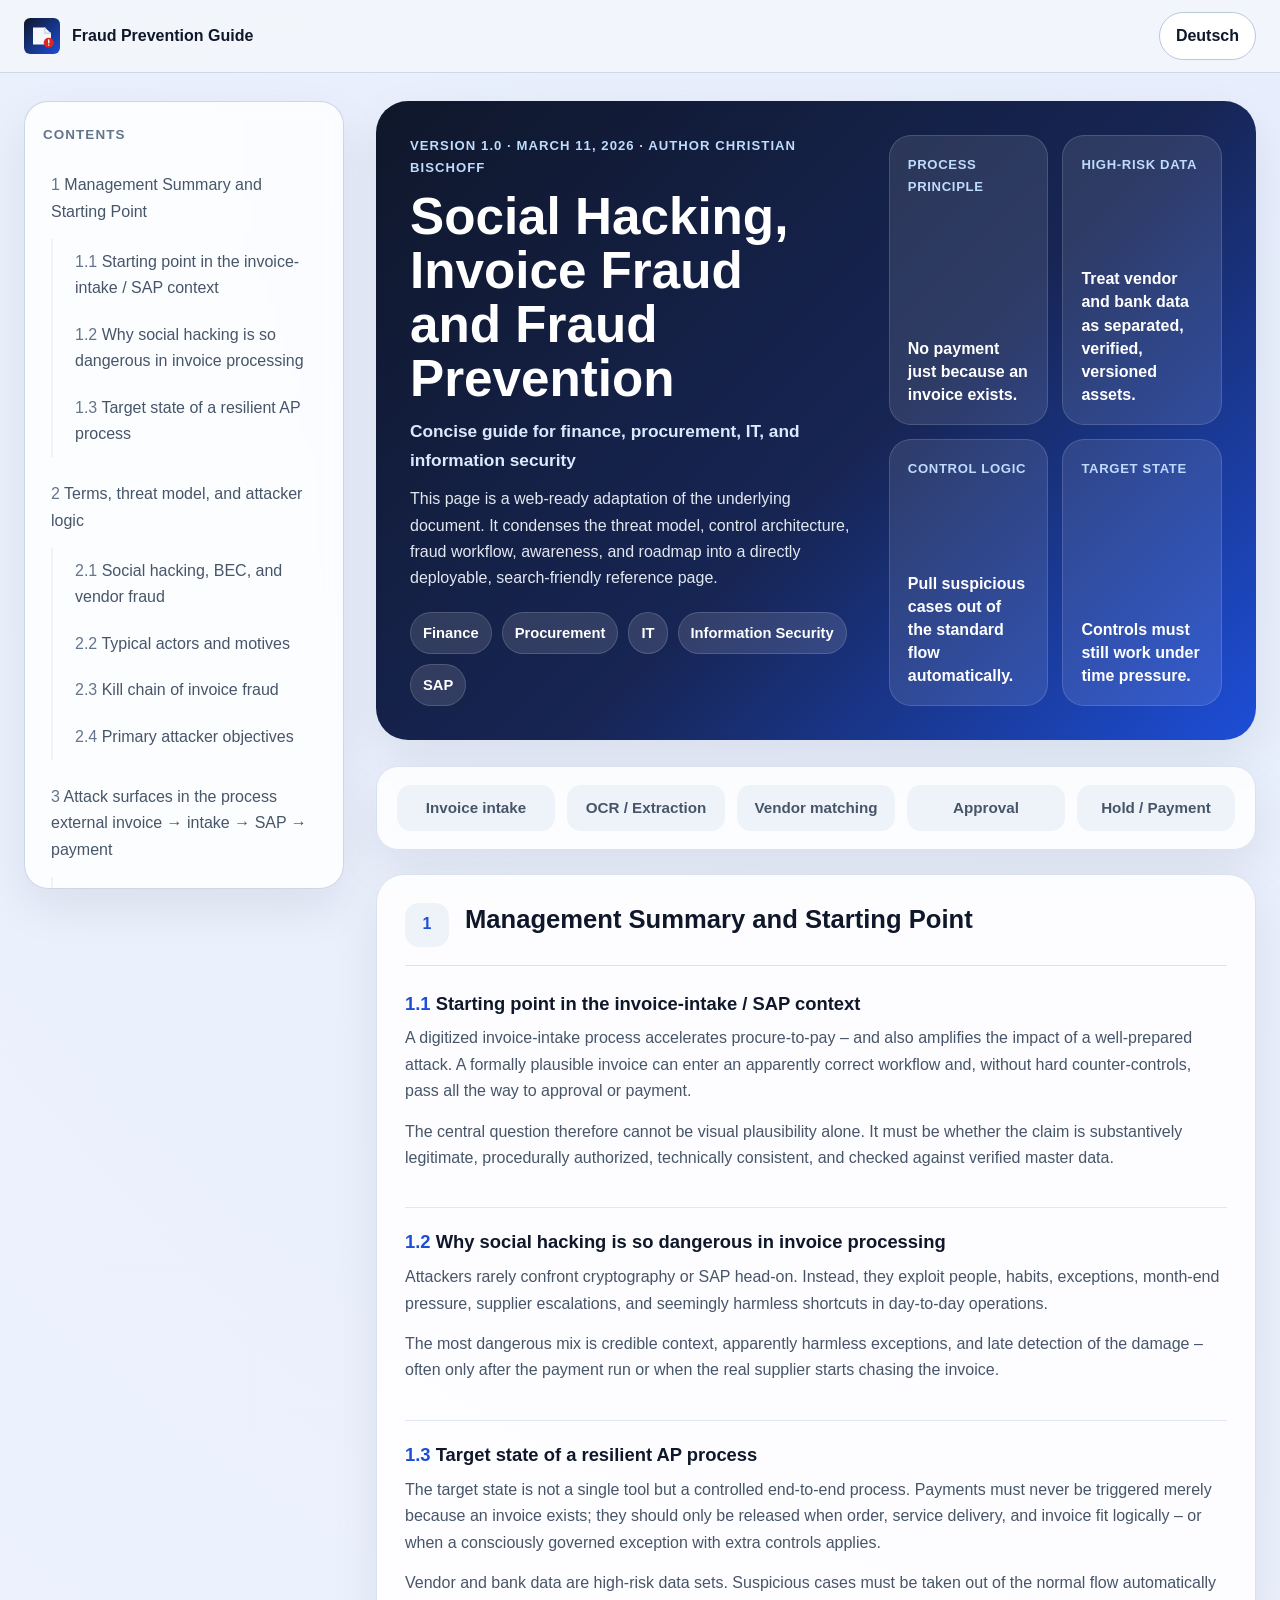
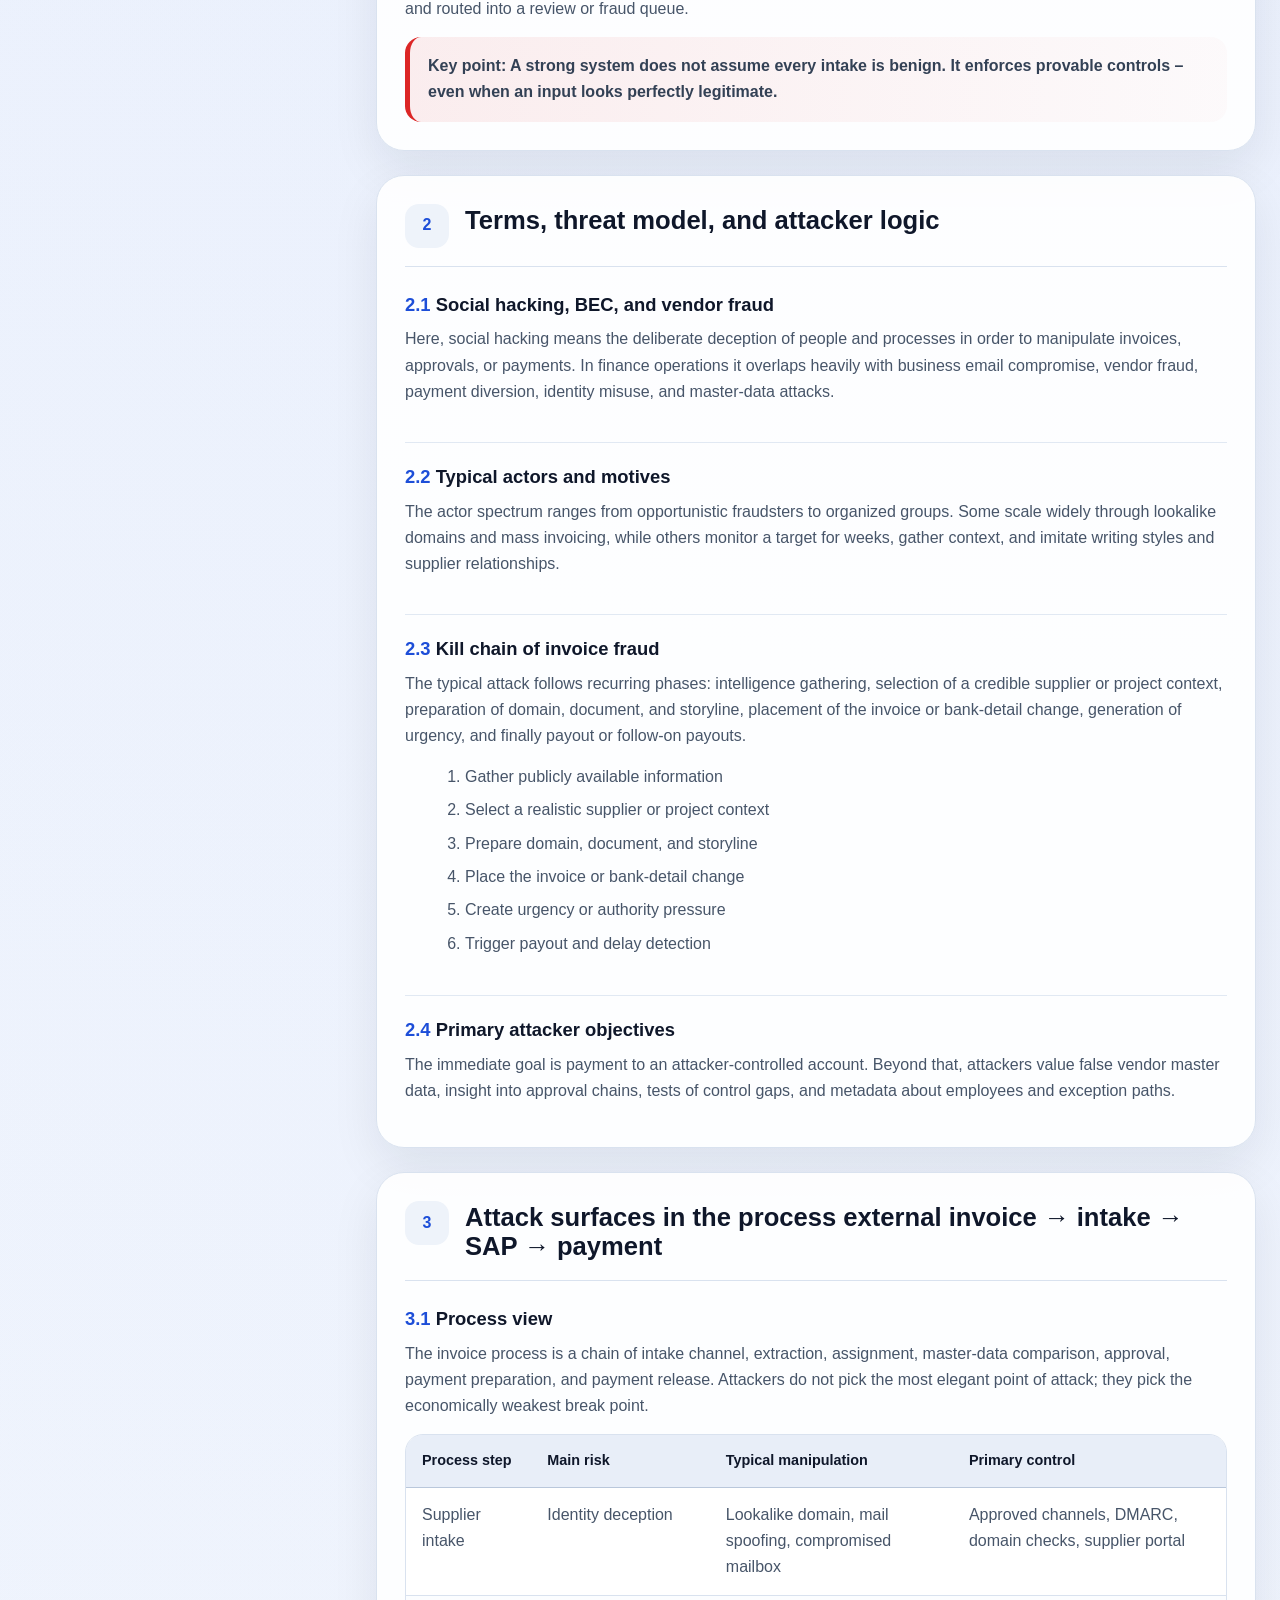
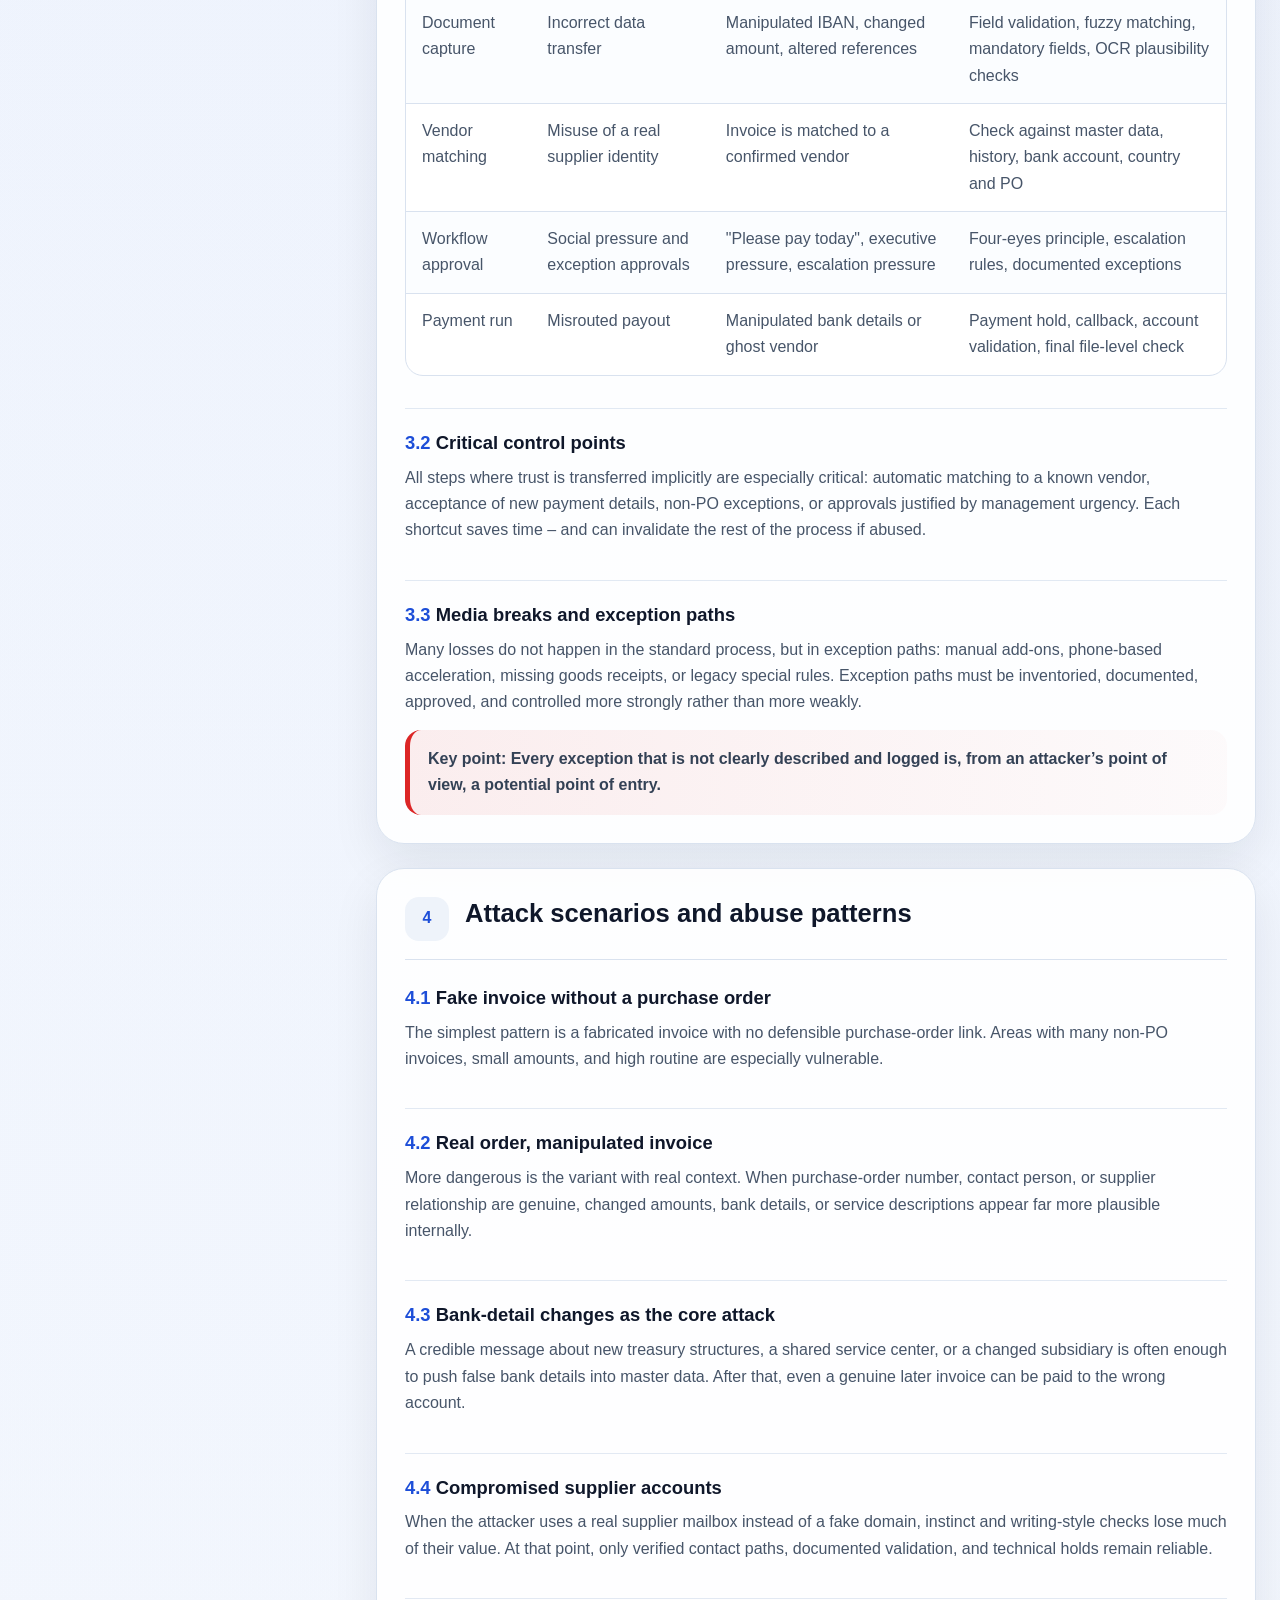
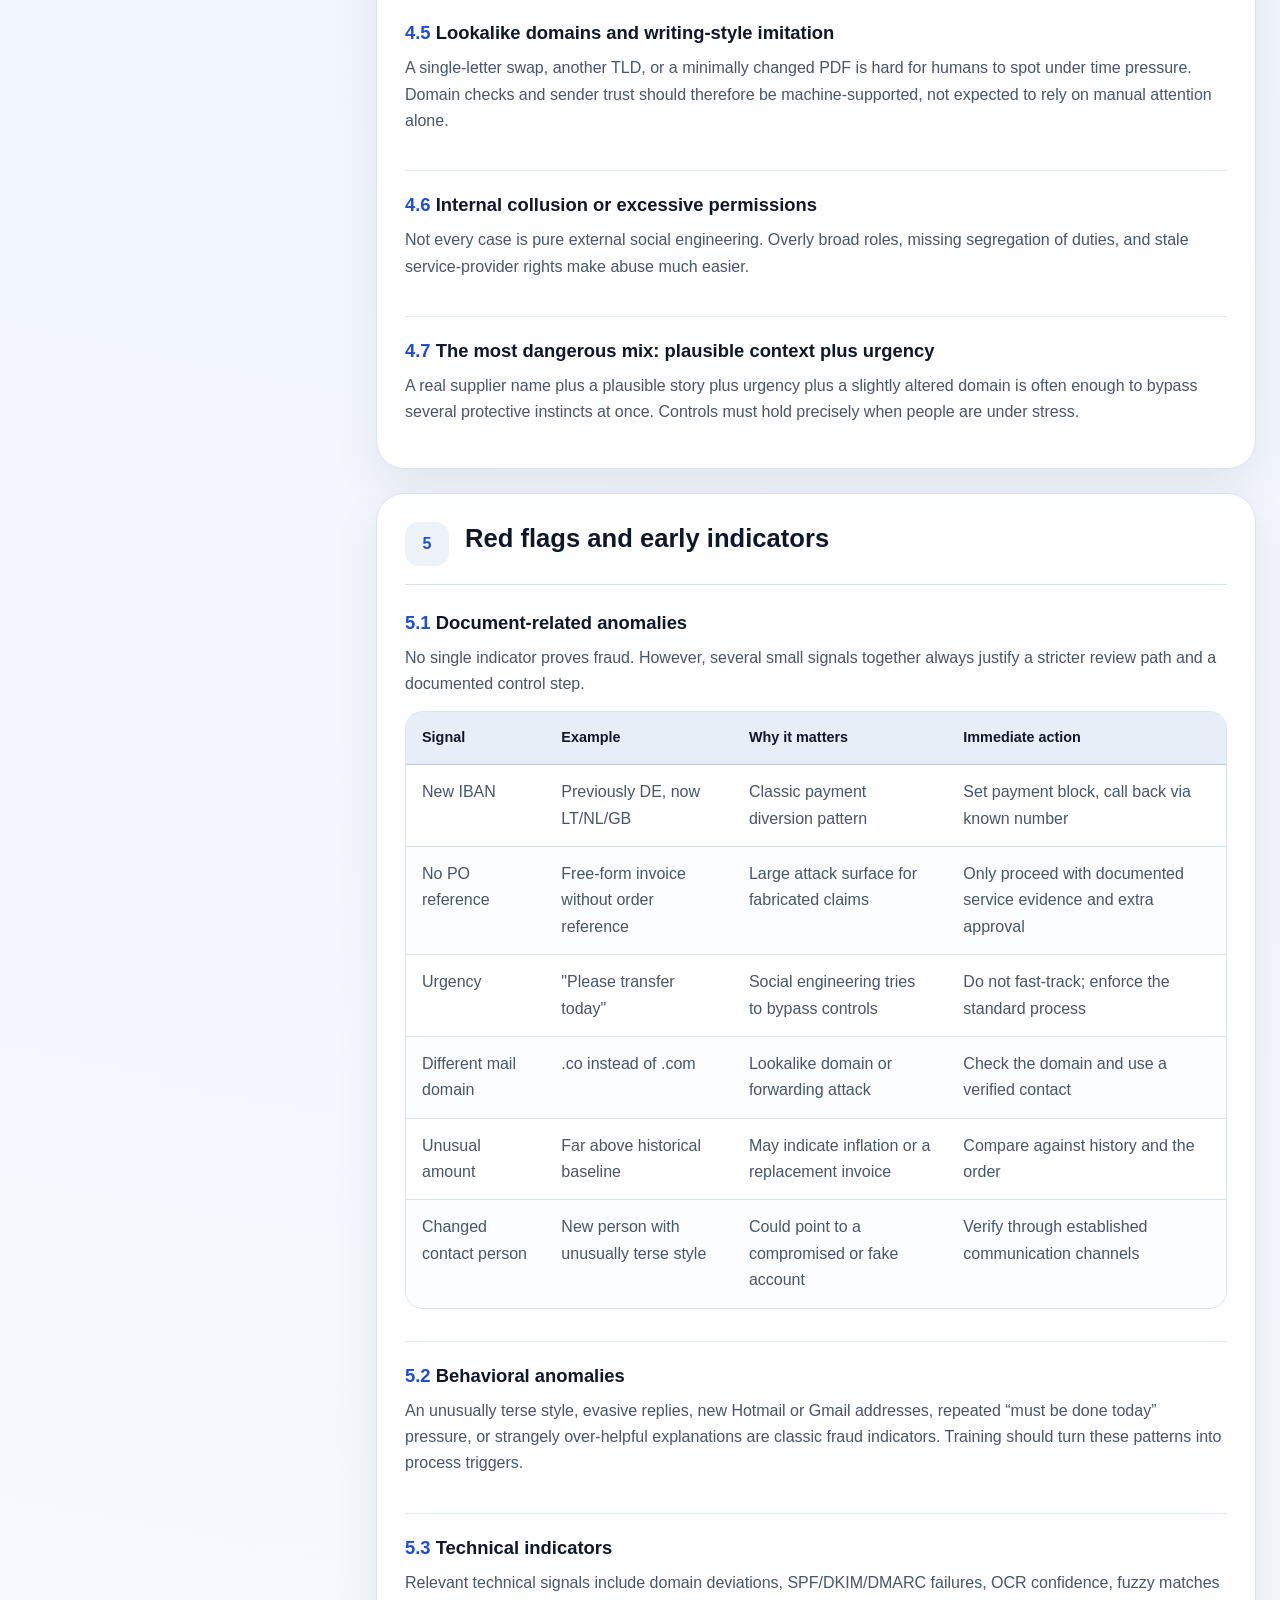
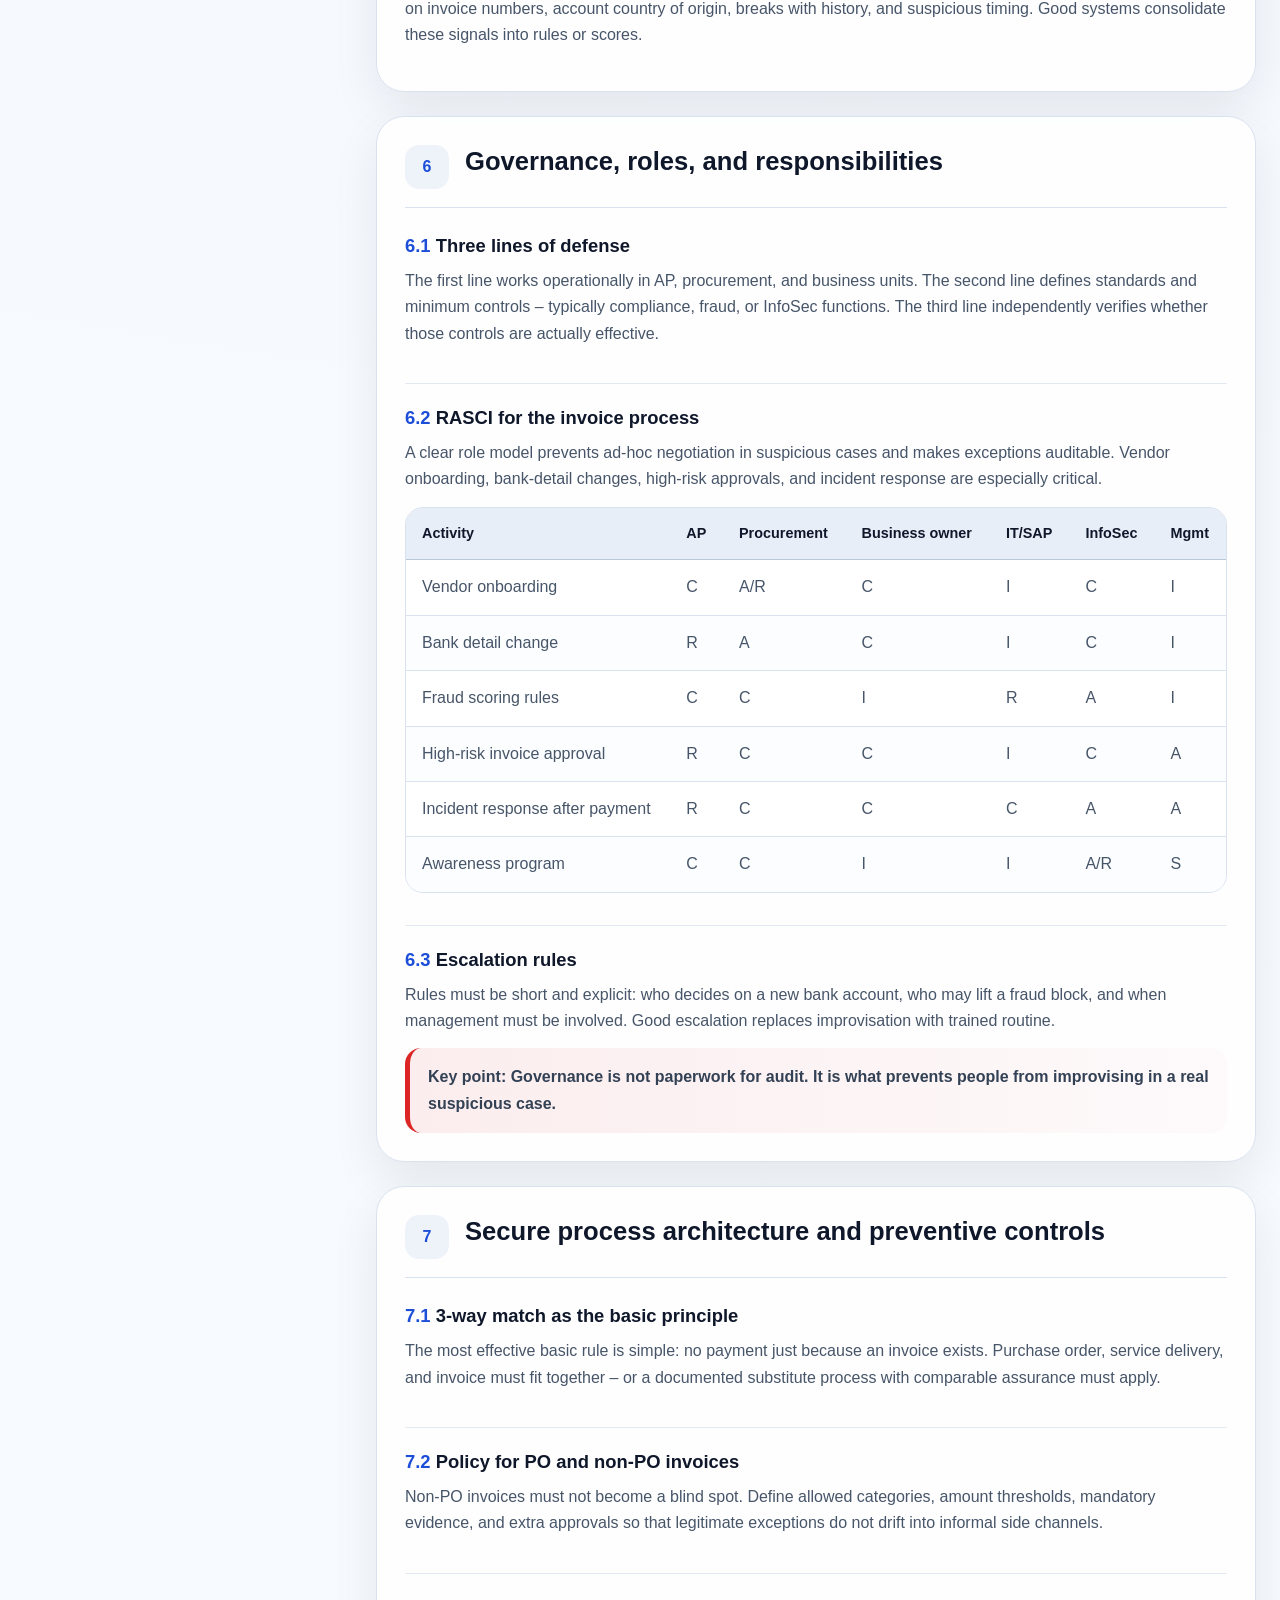
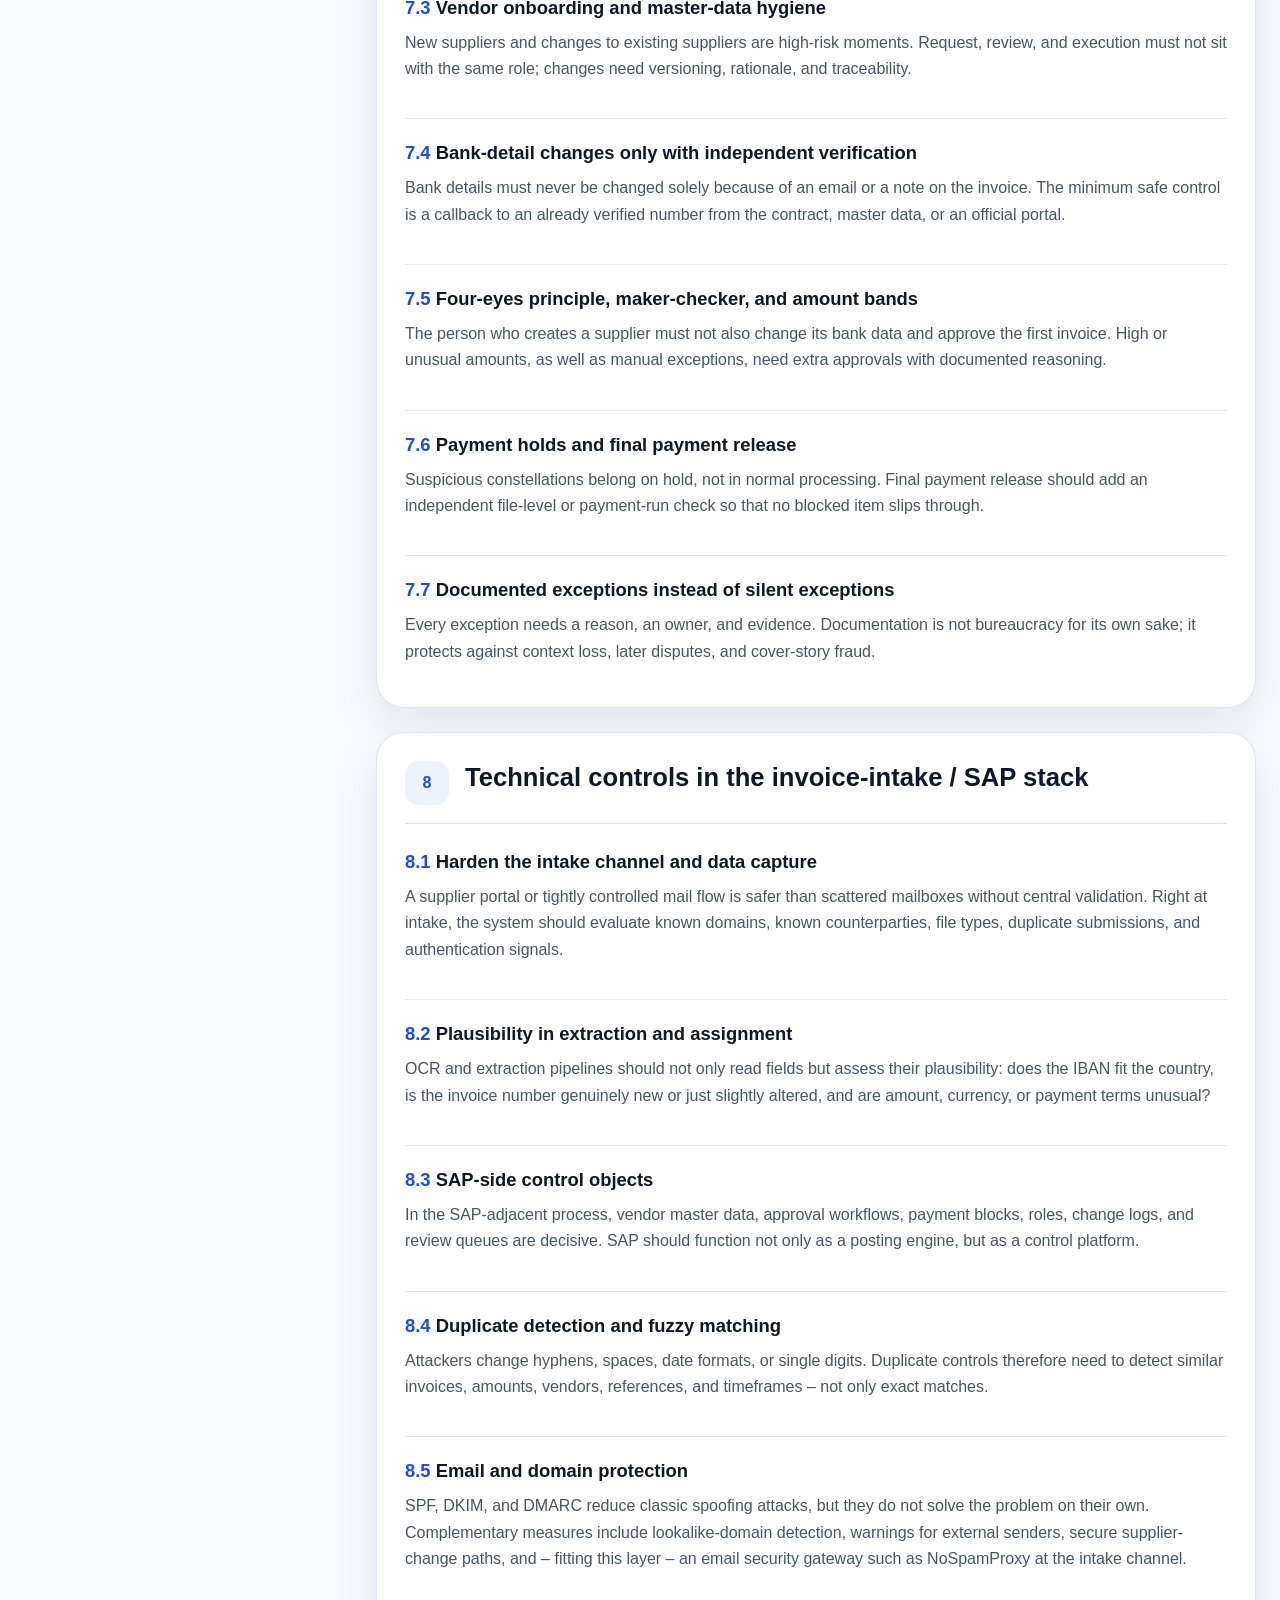
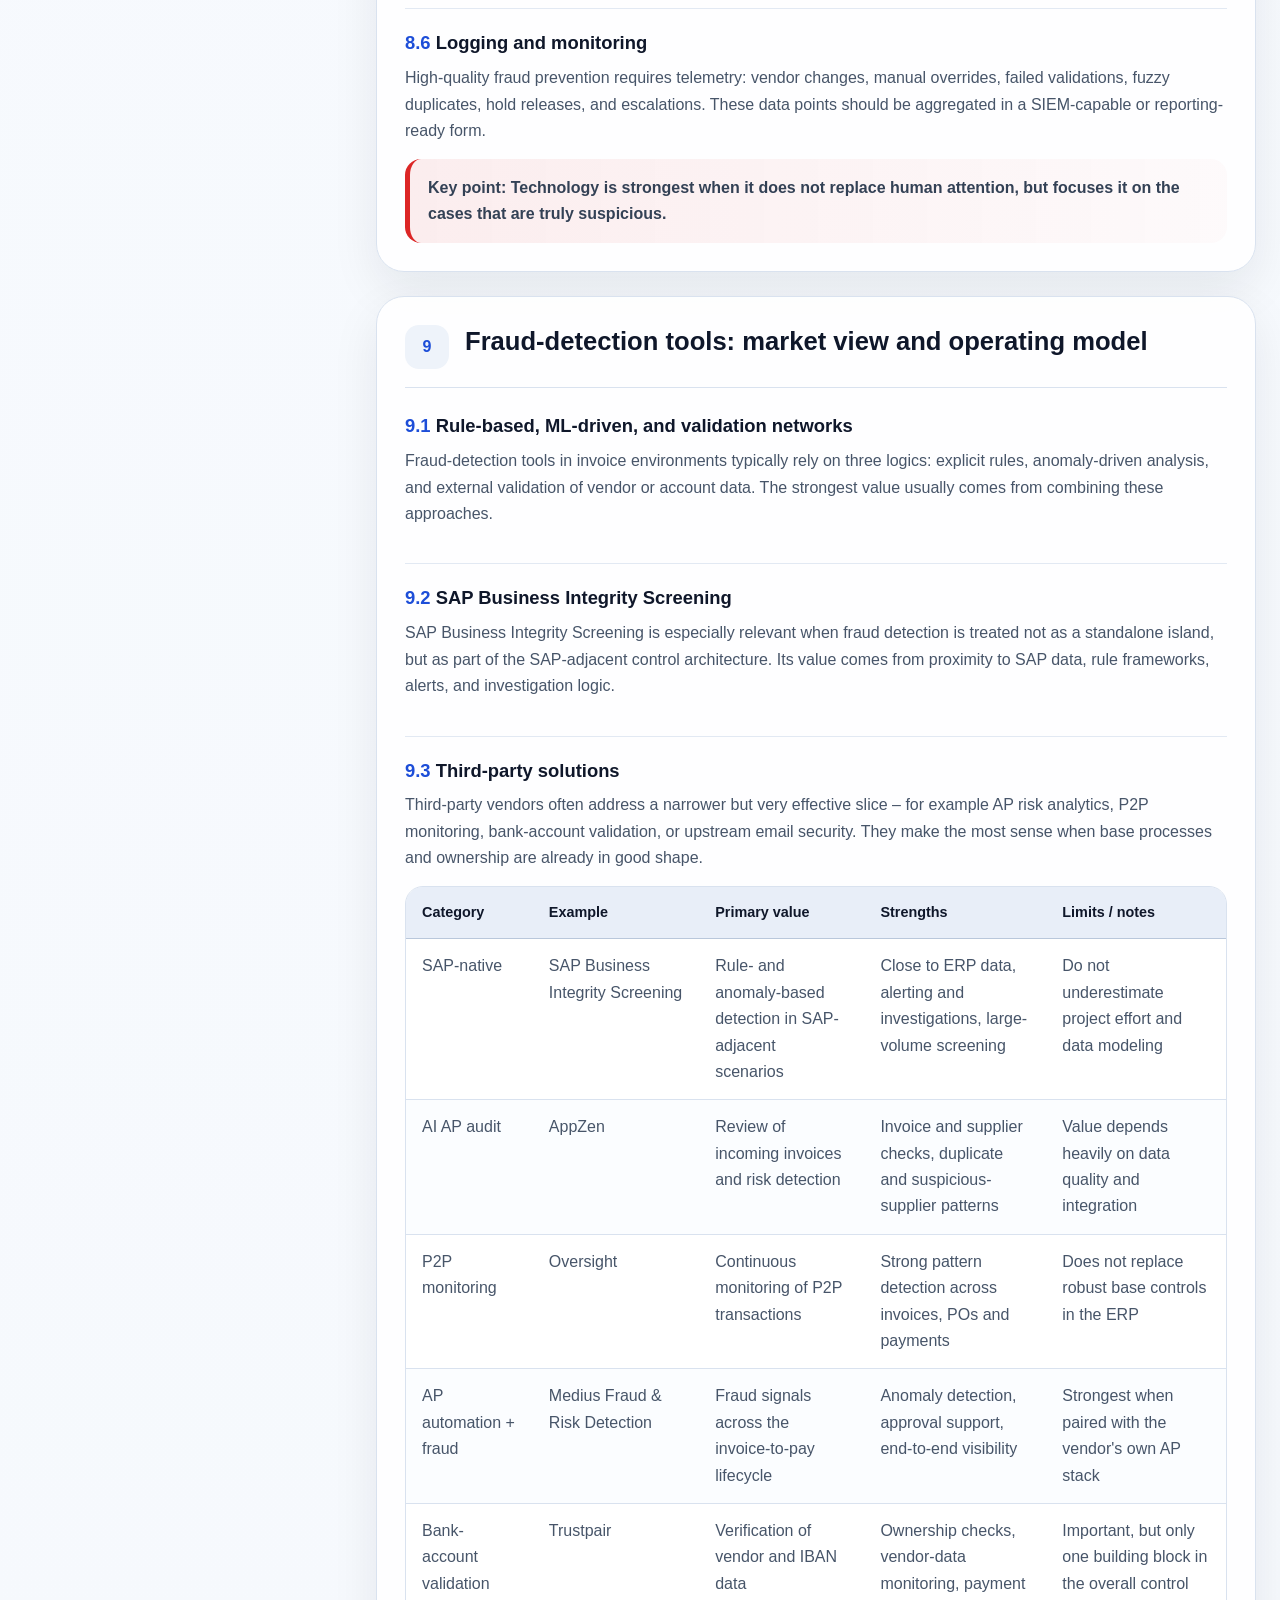
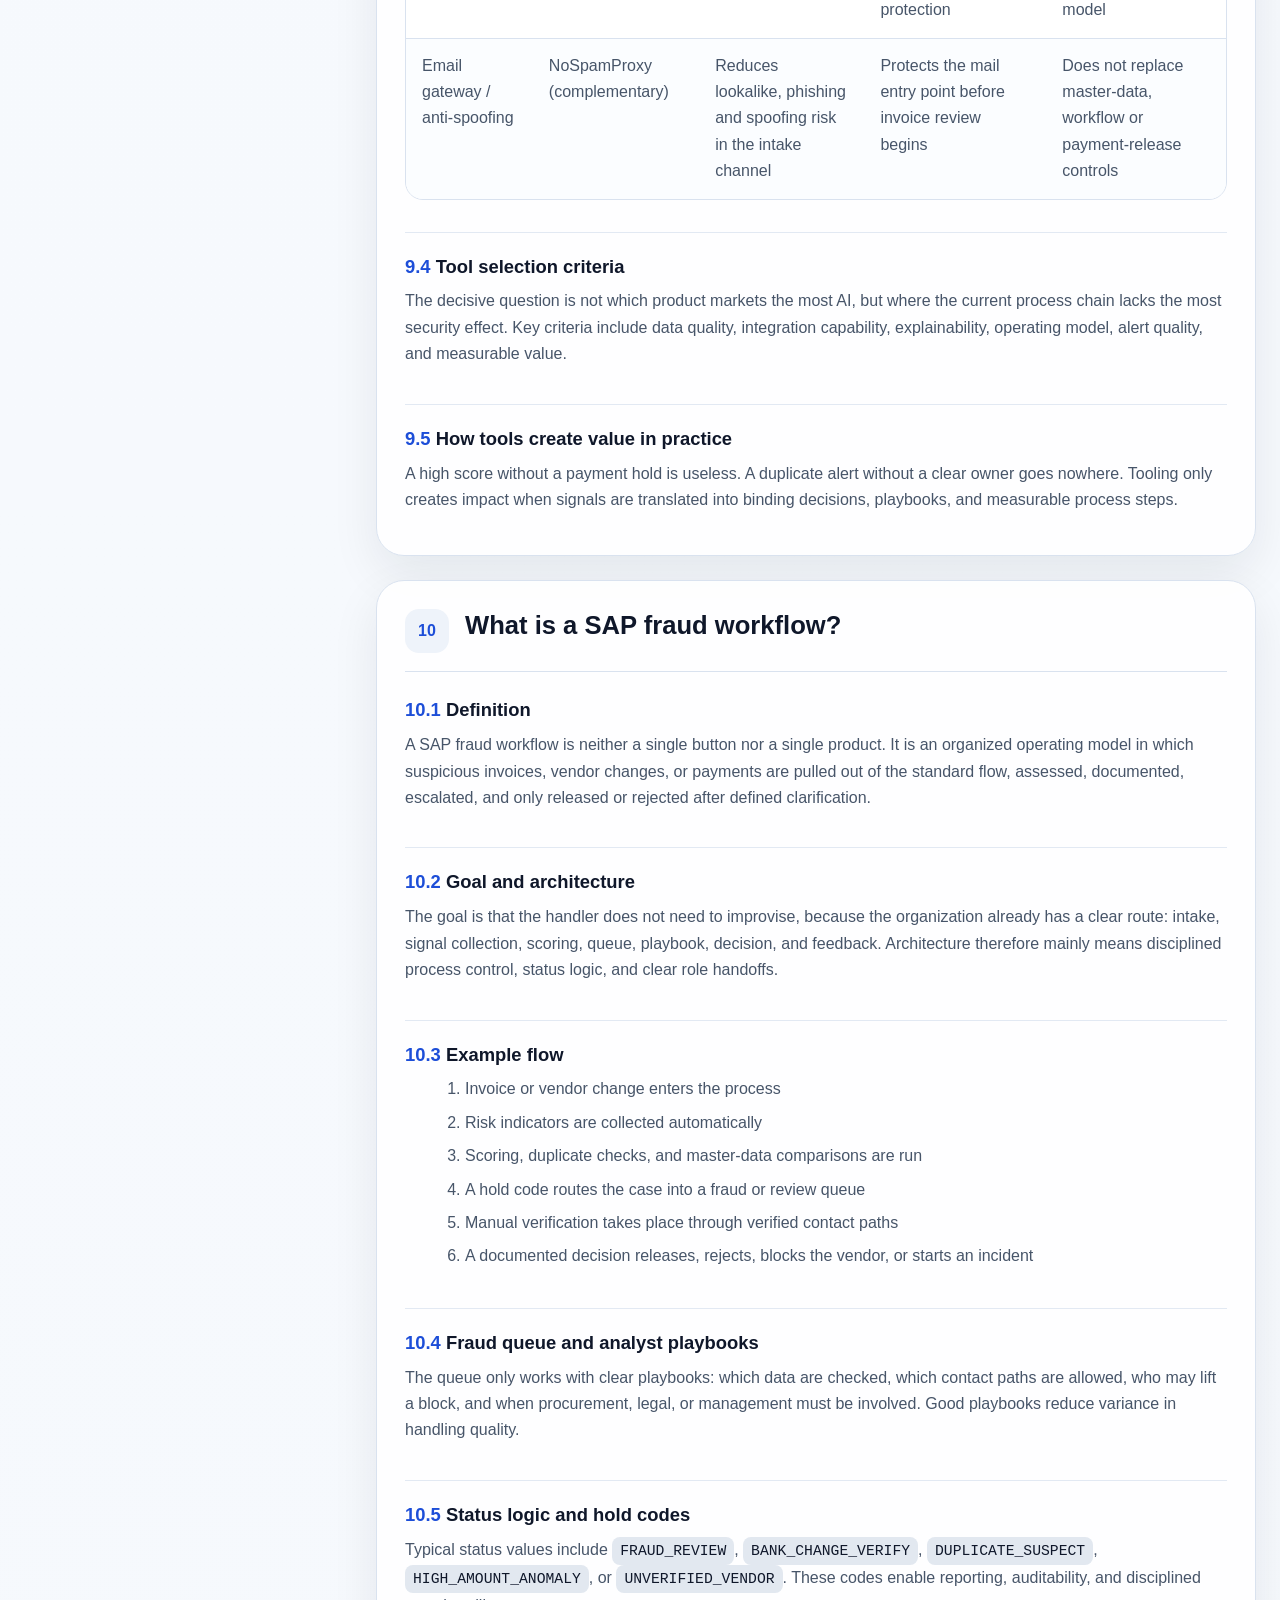
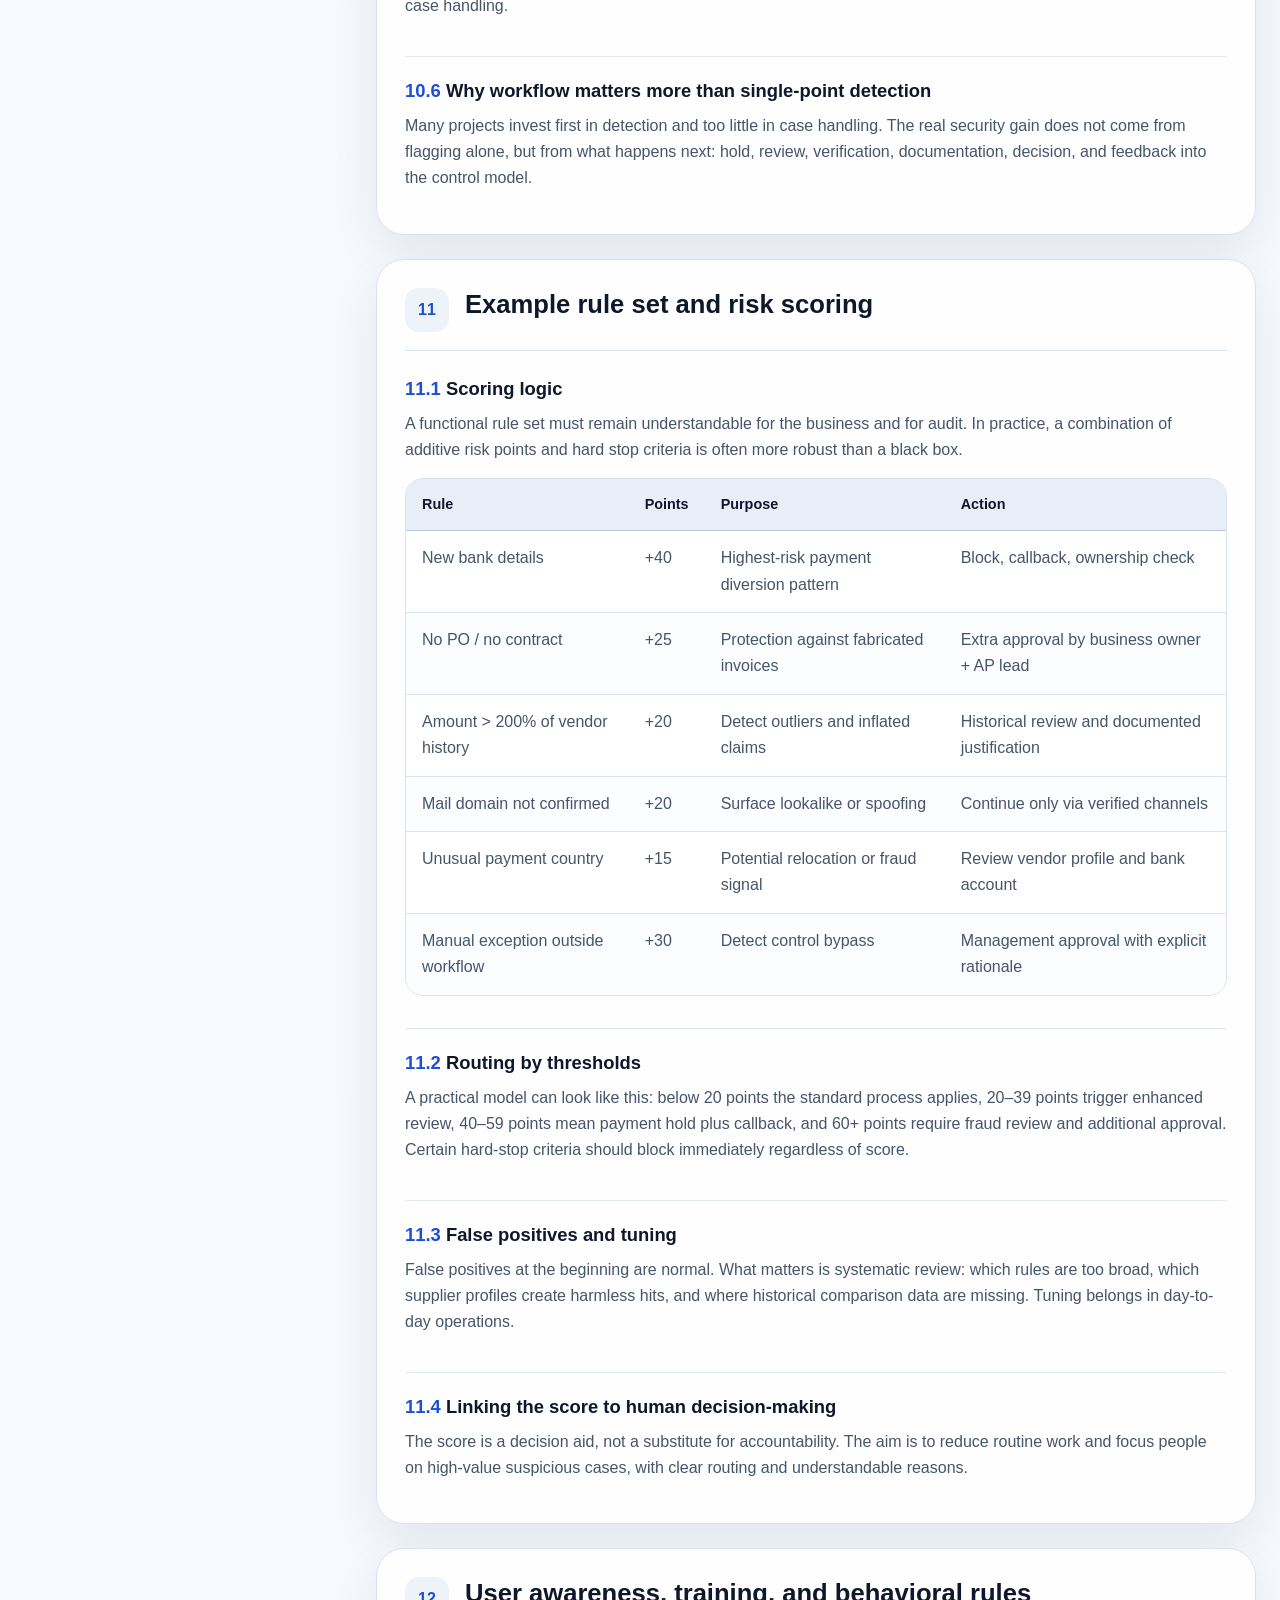
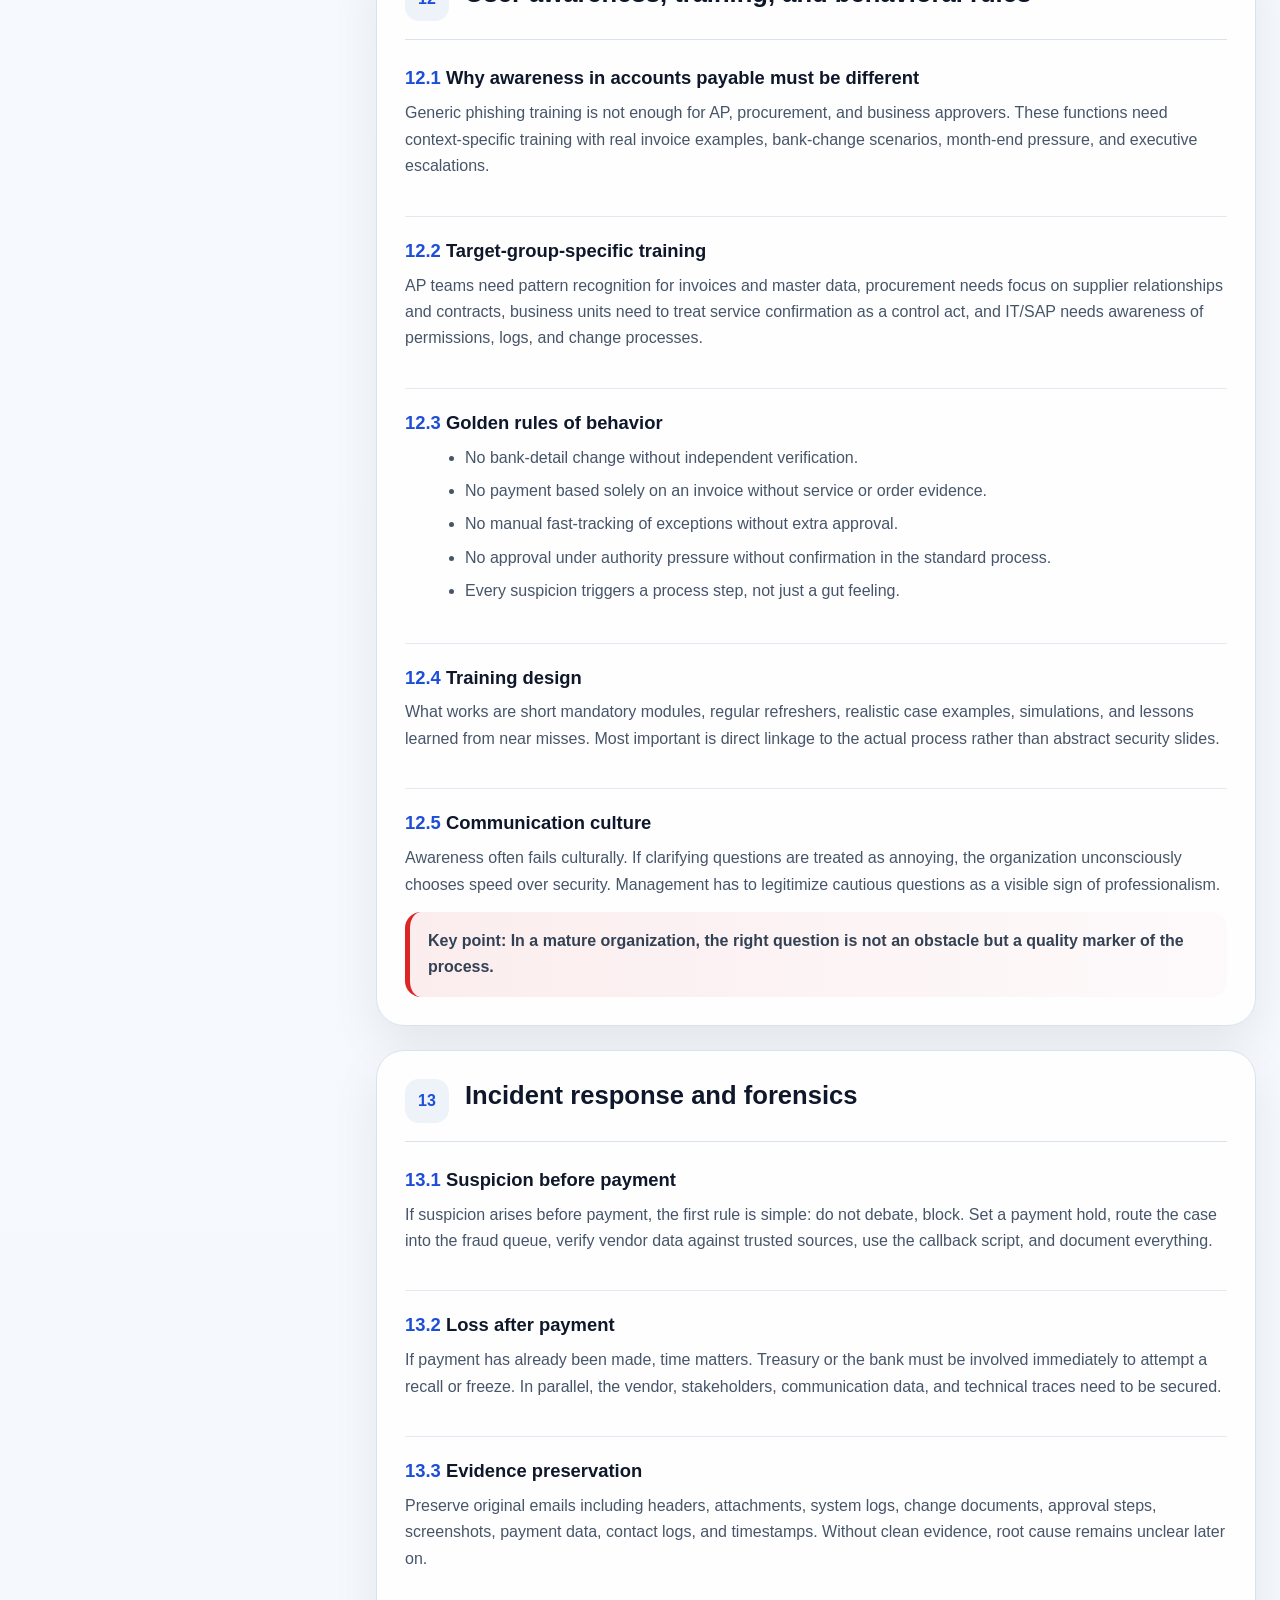
<file: en/index.html>
<!DOCTYPE html>
<html lang="en">
<head>
  <meta charset="utf-8">
  <meta name="viewport" content="width=device-width,initial-scale=1">
  <title>Social Hacking, Invoice Fraud and Fraud Prevention | Finance and SAP guide</title>
  <meta name="description" content="Web-optimized concise guide for finance, procurement, IT, and information security: controls, red flags, fraud workflow, and roadmap for invoice intake in SAP environments.">
  <meta name="author" content="Christian Bischoff">
  <meta name="robots" content="index,follow,max-snippet:-1,max-image-preview:large,max-video-preview:-1">
  <meta name="googlebot" content="index,follow,max-snippet:-1,max-image-preview:large,max-video-preview:-1">
  <meta name="theme-color" content="#0f172a">
  <meta property="og:type" content="article">
  <meta property="og:locale" content="en_US">
  <meta property="og:locale:alternate" content="de_DE">
  <meta property="og:title" content="Social Hacking, Invoice Fraud and Fraud Prevention">
  <meta property="og:description" content="Web-optimized concise guide for finance, procurement, IT, and information security: controls, red flags, fraud workflow, and roadmap for invoice intake in SAP environments.">
  <meta property="og:image" content="../assets/social-card-en.png">
  <meta name="twitter:card" content="summary_large_image">
  <meta name="twitter:title" content="Social Hacking, Invoice Fraud and Fraud Prevention">
  <meta name="twitter:description" content="Web-optimized concise guide for finance, procurement, IT, and information security: controls, red flags, fraud workflow, and roadmap for invoice intake in SAP environments.">
  <meta name="twitter:image" content="../assets/social-card-en.png">
  <link rel="icon" href="../assets/favicon.svg" type="image/svg+xml">
  <link rel="canonical" href="./">
  <link rel="alternate" hreflang="de" href="../">
  <link rel="alternate" hreflang="en" href="./">
  <link rel="alternate" hreflang="x-default" href="../">
  <link rel="stylesheet" href="../assets/style.css">
  <script type="application/ld+json">{"@context":"https://schema.org","@type":"Article","headline":"Social Hacking, Invoice Fraud and Fraud Prevention","description":"Web-optimized concise guide for finance, procurement, IT, and information security.","author":{"@type":"Person","name":"Christian Bischoff"},"datePublished":"2026-03-11","dateModified":"2026-03-11","inLanguage":"en","isAccessibleForFree":true,"articleSection":["Management Summary and Starting Point","Terms, threat model, and attacker logic","Attack surfaces in the process external invoice → intake → SAP → payment","Attack scenarios and abuse patterns","Red flags and early indicators","Governance, roles, and responsibilities","Secure process architecture and preventive controls","Technical controls in the invoice-intake / SAP stack","Fraud-detection tools: market view and operating model","What is a SAP fraud workflow?","Example rule set and risk scoring","User awareness, training, and behavioral rules","Incident response and forensics","KPIs, reporting, and maturity model","Implementation roadmap","SOPs, checklists, and templates","Appendix"],"keywords":["Social Hacking","Rechnungsbetrug","Invoice Fraud","SAP","Fraud Prevention","Accounts Payable","Vendor Fraud","BEC"],"about":[{"@type":"Thing","name":"Invoice fraud"},{"@type":"Thing","name":"Accounts Payable controls"},{"@type":"Thing","name":"SAP fraud workflow"},{"@type":"Thing","name":"Vendor master data security"}]}</script>
  
</head>
<body>
  <a class="skip-link" href="#main-content">Skip to content</a>
  <header class="site-header">
    <div class="site-header__inner">
      <a class="brand" href="../">
        <img src="../assets/favicon.svg" alt="" aria-hidden="true">
        <span>Fraud Prevention Guide</span>
      </a>
      <div class="header-actions">
        <a class="lang-switch" href="../" hreflang="de" data-lang-pref="de">Deutsch</a>
      </div>
    </div>
  </header>

  <main id="main-content" class="layout">
    <aside class="sidebar">
      <div class="toc-title">Contents</div><ol class="toc-list"><li><a href="#management-summary"><span>1</span> Management Summary and Starting Point</a><ol><li><a href="#rechnungseingang-sap-kontext"><span>1.1</span> Starting point in the invoice-intake / SAP context</a></li><li><a href="#warum-social-hacking-gefaehrlich-ist"><span>1.2</span> Why social hacking is so dangerous in invoice processing</a></li><li><a href="#zielbild-belastbarer-ap-prozess"><span>1.3</span> Target state of a resilient AP process</a></li></ol></li><li><a href="#threat-model"><span>2</span> Terms, threat model, and attacker logic</a><ol><li><a href="#social-hacking-bec-vendor-fraud"><span>2.1</span> Social hacking, BEC, and vendor fraud</a></li><li><a href="#taeter-und-motive"><span>2.2</span> Typical actors and motives</a></li><li><a href="#kill-chain-rechnungsbetrug"><span>2.3</span> Kill chain of invoice fraud</a></li><li><a href="#primaere-ziele-angreifer"><span>2.4</span> Primary attacker objectives</a></li></ol></li><li><a href="#attack-surface"><span>3</span> Attack surfaces in the process external invoice → intake → SAP → payment</a><ol><li><a href="#prozessbild"><span>3.1</span> Process view</a></li><li><a href="#kritische-kontrollpunkte"><span>3.2</span> Critical control points</a></li><li><a href="#medienbrueche-ausnahmepfade"><span>3.3</span> Media breaks and exception paths</a></li></ol></li><li><a href="#attack-scenarios"><span>4</span> Attack scenarios and abuse patterns</a><ol><li><a href="#fake-rechnung-ohne-bestellung"><span>4.1</span> Fake invoice without a purchase order</a></li><li><a href="#echte-bestellung-manipulierte-rechnung"><span>4.2</span> Real order, manipulated invoice</a></li><li><a href="#bankdatenwechsel-kernangriff"><span>4.3</span> Bank-detail changes as the core attack</a></li><li><a href="#kompromittierte-lieferantenkonten"><span>4.4</span> Compromised supplier accounts</a></li><li><a href="#lookalike-domain-imitation"><span>4.5</span> Lookalike domains and writing-style imitation</a></li><li><a href="#interne-kollusion-berechtigungen"><span>4.6</span> Internal collusion or excessive permissions</a></li><li><a href="#kontext-plus-zeitdruck"><span>4.7</span> The most dangerous mix: plausible context plus urgency</a></li></ol></li><li><a href="#red-flags"><span>5</span> Red flags and early indicators</a><ol><li><a href="#dokumentbezogene-auffaelligkeiten"><span>5.1</span> Document-related anomalies</a></li><li><a href="#verhaltensbezogene-auffaelligkeiten"><span>5.2</span> Behavioral anomalies</a></li><li><a href="#technische-indikatoren"><span>5.3</span> Technical indicators</a></li></ol></li><li><a href="#governance"><span>6</span> Governance, roles, and responsibilities</a><ol><li><a href="#drei-verteidigungslinien"><span>6.1</span> Three lines of defense</a></li><li><a href="#rasci-rechnungsprozess"><span>6.2</span> RASCI for the invoice process</a></li><li><a href="#eskalationsregeln"><span>6.3</span> Escalation rules</a></li></ol></li><li><a href="#secure-architecture"><span>7</span> Secure process architecture and preventive controls</a><ol><li><a href="#three-way-match"><span>7.1</span> 3-way match as the basic principle</a></li><li><a href="#po-und-nicht-po"><span>7.2</span> Policy for PO and non-PO invoices</a></li><li><a href="#vendor-onboarding-stammdaten"><span>7.3</span> Vendor onboarding and master-data hygiene</a></li><li><a href="#bankdatenwechsel-verifikation"><span>7.4</span> Bank-detail changes only with independent verification</a></li><li><a href="#maker-checker-betragsgrenzen"><span>7.5</span> Four-eyes principle, maker-checker, and amount bands</a></li><li><a href="#payment-holds-finale-freigabe"><span>7.6</span> Payment holds and final payment release</a></li><li><a href="#dokumentationspflicht"><span>7.7</span> Documented exceptions instead of silent exceptions</a></li></ol></li><li><a href="#technical-controls"><span>8</span> Technical controls in the invoice-intake / SAP stack</a><ol><li><a href="#eingangskanal-haerten"><span>8.1</span> Harden the intake channel and data capture</a></li><li><a href="#plausibilitaet-extraktion-zuordnung"><span>8.2</span> Plausibility in extraction and assignment</a></li><li><a href="#sap-kontrollobjekte"><span>8.3</span> SAP-side control objects</a></li><li><a href="#duplicate-fuzzy"><span>8.4</span> Duplicate detection and fuzzy matching</a></li><li><a href="#email-domain-schutz"><span>8.5</span> Email and domain protection</a></li><li><a href="#logging-monitoring-siem"><span>8.6</span> Logging and monitoring</a></li></ol></li><li><a href="#fraud-tools"><span>9</span> Fraud-detection tools: market view and operating model</a><ol><li><a href="#drei-grundansaetze"><span>9.1</span> Rule-based, ML-driven, and validation networks</a></li><li><a href="#sap-business-integrity-screening"><span>9.2</span> SAP Business Integrity Screening</a></li><li><a href="#drittanbieter-loesungen"><span>9.3</span> Third-party solutions</a></li><li><a href="#auswahlkriterien"><span>9.4</span> Tool selection criteria</a></li><li><a href="#tools-in-der-praxis"><span>9.5</span> How tools create value in practice</a></li></ol></li><li><a href="#sap-fraud-workflow"><span>10</span> What is a SAP fraud workflow?</a><ol><li><a href="#fraud-workflow-definition"><span>10.1</span> Definition</a></li><li><a href="#fraud-workflow-ziel-architektur"><span>10.2</span> Goal and architecture</a></li><li><a href="#fraud-workflow-beispielablauf"><span>10.3</span> Example flow</a></li><li><a href="#fraud-queue-playbooks"><span>10.4</span> Fraud queue and analyst playbooks</a></li><li><a href="#statuslogik-hold-codes"><span>10.5</span> Status logic and hold codes</a></li><li><a href="#workflow-wichtiger-als-erkennung"><span>10.6</span> Why workflow matters more than single-point detection</a></li></ol></li><li><a href="#scoring"><span>11</span> Example rule set and risk scoring</a><ol><li><a href="#bewertungslogik"><span>11.1</span> Scoring logic</a></li><li><a href="#routing-schwellenwerte"><span>11.2</span> Routing by thresholds</a></li><li><a href="#fehlalarme-tuning"><span>11.3</span> False positives and tuning</a></li><li><a href="#menschliche-entscheidung"><span>11.4</span> Linking the score to human decision-making</a></li></ol></li><li><a href="#awareness"><span>12</span> User awareness, training, and behavioral rules</a><ol><li><a href="#awareness-anders-im-rechnungswesen"><span>12.1</span> Why awareness in accounts payable must be different</a></li><li><a href="#zielgruppenspezifische-trainings"><span>12.2</span> Target-group-specific training</a></li><li><a href="#goldene-verhaltensregeln"><span>12.3</span> Golden rules of behavior</a></li><li><a href="#schulungsdesign"><span>12.4</span> Training design</a></li><li><a href="#kommunikationskultur"><span>12.5</span> Communication culture</a></li></ol></li><li><a href="#incident-response"><span>13</span> Incident response and forensics</a><ol><li><a href="#verdacht-vor-zahlung"><span>13.1</span> Suspicion before payment</a></li><li><a href="#schaden-nach-zahlung"><span>13.2</span> Loss after payment</a></li><li><a href="#beweissicherung"><span>13.3</span> Evidence preservation</a></li><li><a href="#lessons-learned"><span>13.4</span> Lessons learned instead of one-off fixes</a></li><li><a href="#externe-kommunikation"><span>13.5</span> External communication and legal considerations</a></li></ol></li><li><a href="#kpis"><span>14</span> KPIs, reporting, and maturity model</a><ol><li><a href="#welche-kennzahlen-helfen"><span>14.1</span> Which metrics actually help</a></li><li><a href="#board-reporting"><span>14.2</span> Board reporting</a></li><li><a href="#reifestufen"><span>14.3</span> Maturity levels</a></li><li><a href="#kpi-zur-steuerungsentscheidung"><span>14.4</span> From KPI to steering decision</a></li></ol></li><li><a href="#roadmap"><span>15</span> Implementation roadmap</a><ol><li><a href="#sofortprogramm"><span>15.1</span> 30 days</a></li><li><a href="#stabilisierung-industrialisierung"><span>15.2</span> 90 days</a></li><li><a href="#langfristige-verankerung"><span>15.3</span> 180 days and 12 months</a></li></ol></li><li><a href="#sops"><span>16</span> SOPs, checklists, and templates</a><ol><li><a href="#rueckrufskript"><span>16.1</span> Callback script</a></li><li><a href="#checkliste-bankdatenwechsel"><span>16.2</span> Checklist for suspicious invoices</a></li><li><a href="#entscheidungsbaum"><span>16.3</span> Decision tree for handlers</a></li><li><a href="#vierteljaehrlicher-kontrolltest"><span>16.4</span> Quarterly control test</a></li><li><a href="#gute-sop"><span>16.5</span> What makes a good SOP</a></li></ol></li><li><a href="#appendix"><span>A</span> Appendix</a><ol><li><a href="#glossar"><span>A</span> Glossary</a></li><li><a href="#praxisleitfragen"><span>B</span> Practical workshop questions</a></li><li><a href="#hinweis-herstellerprodukte"><span>C</span> Note on vendor products</a></li><li><a href="#schlussbemerkung"><span>D</span> Closing note</a></li><li><a href="#lesetipps"><span>E</span> Optional reading and vendor pages</a></li></ol></li></ol>
    </aside>

    <div class="content">
      <section class="hero">
        <div class="hero__copy">
          <p class="eyebrow">Version 1.0 · March 11, 2026 · Author Christian Bischoff</p>
          <h1>Social Hacking, Invoice Fraud and Fraud Prevention</h1>
          <p class="hero__subtitle">Concise guide for finance, procurement, IT, and information security</p>
          <p class="hero__intro">This page is a web-ready adaptation of the underlying document. It condenses the threat model, control architecture, fraud workflow, awareness, and roadmap into a directly deployable, search-friendly reference page.</p>
          <div class="hero__meta">
            <span class="chip">Finance</span>
            <span class="chip">Procurement</span>
            <span class="chip">IT</span>
            <span class="chip">Information Security</span>
            <span class="chip">SAP</span>
          </div>
        </div>
        <div class="hero__panel">
          <div class="hero-cards"><div class="hero-card"><span>Process principle</span><strong>No payment just because an invoice exists.</strong></div><div class="hero-card"><span>High-risk data</span><strong>Treat vendor and bank data as separated, verified, versioned assets.</strong></div><div class="hero-card"><span>Control logic</span><strong>Pull suspicious cases out of the standard flow automatically.</strong></div><div class="hero-card"><span>Target state</span><strong>Controls must still work under time pressure.</strong></div></div>
        </div>
      </section>

      <section class="overview-banner">
        <div class="overview-banner__steps">
          <span>Invoice intake</span>
          <span>OCR / Extraction</span>
          <span>Vendor matching</span>
          <span>Approval</span>
          <span>Hold / Payment</span>
        </div>
      </section>

      <section class="content-section" id="management-summary"><div class="section-heading"><span class="section-number">1</span><h2>Management Summary and Starting Point</h2></div><div class="section-body"><article class="subsection" id="rechnungseingang-sap-kontext"><h3><span class="sub-number">1.1</span> Starting point in the invoice-intake / SAP context</h3><p>A digitized invoice-intake process accelerates procure-to-pay – and also amplifies the impact of a well-prepared attack. A formally plausible invoice can enter an apparently correct workflow and, without hard counter-controls, pass all the way to approval or payment.</p><p>The central question therefore cannot be visual plausibility alone. It must be whether the claim is substantively legitimate, procedurally authorized, technically consistent, and checked against verified master data.</p></article><article class="subsection" id="warum-social-hacking-gefaehrlich-ist"><h3><span class="sub-number">1.2</span> Why social hacking is so dangerous in invoice processing</h3><p>Attackers rarely confront cryptography or SAP head-on. Instead, they exploit people, habits, exceptions, month-end pressure, supplier escalations, and seemingly harmless shortcuts in day-to-day operations.</p><p>The most dangerous mix is credible context, apparently harmless exceptions, and late detection of the damage – often only after the payment run or when the real supplier starts chasing the invoice.</p></article><article class="subsection" id="zielbild-belastbarer-ap-prozess"><h3><span class="sub-number">1.3</span> Target state of a resilient AP process</h3><p>The target state is not a single tool but a controlled end-to-end process. Payments must never be triggered merely because an invoice exists; they should only be released when order, service delivery, and invoice fit logically – or when a consciously governed exception with extra controls applies.</p><p>Vendor and bank data are high-risk data sets. Suspicious cases must be taken out of the normal flow automatically and routed into a review or fraud queue.</p><aside class="callout"><p>Key point: A strong system does not assume every intake is benign. It enforces provable controls – even when an input looks perfectly legitimate.</p></aside></article></div></section><section class="content-section" id="threat-model"><div class="section-heading"><span class="section-number">2</span><h2>Terms, threat model, and attacker logic</h2></div><div class="section-body"><article class="subsection" id="social-hacking-bec-vendor-fraud"><h3><span class="sub-number">2.1</span> Social hacking, BEC, and vendor fraud</h3><p>Here, social hacking means the deliberate deception of people and processes in order to manipulate invoices, approvals, or payments. In finance operations it overlaps heavily with business email compromise, vendor fraud, payment diversion, identity misuse, and master-data attacks.</p></article><article class="subsection" id="taeter-und-motive"><h3><span class="sub-number">2.2</span> Typical actors and motives</h3><p>The actor spectrum ranges from opportunistic fraudsters to organized groups. Some scale widely through lookalike domains and mass invoicing, while others monitor a target for weeks, gather context, and imitate writing styles and supplier relationships.</p></article><article class="subsection" id="kill-chain-rechnungsbetrug"><h3><span class="sub-number">2.3</span> Kill chain of invoice fraud</h3><p>The typical attack follows recurring phases: intelligence gathering, selection of a credible supplier or project context, preparation of domain, document, and storyline, placement of the invoice or bank-detail change, generation of urgency, and finally payout or follow-on payouts.</p><ol><li>Gather publicly available information</li><li>Select a realistic supplier or project context</li><li>Prepare domain, document, and storyline</li><li>Place the invoice or bank-detail change</li><li>Create urgency or authority pressure</li><li>Trigger payout and delay detection</li></ol></article><article class="subsection" id="primaere-ziele-angreifer"><h3><span class="sub-number">2.4</span> Primary attacker objectives</h3><p>The immediate goal is payment to an attacker-controlled account. Beyond that, attackers value false vendor master data, insight into approval chains, tests of control gaps, and metadata about employees and exception paths.</p></article></div></section><section class="content-section" id="attack-surface"><div class="section-heading"><span class="section-number">3</span><h2>Attack surfaces in the process external invoice → intake → SAP → payment</h2></div><div class="section-body"><article class="subsection" id="prozessbild"><h3><span class="sub-number">3.1</span> Process view</h3><p>The invoice process is a chain of intake channel, extraction, assignment, master-data comparison, approval, payment preparation, and payment release. Attackers do not pick the most elegant point of attack; they pick the economically weakest break point.</p><div class="table-wrap"><table><thead><tr><th>Process step</th><th>Main risk</th><th>Typical manipulation</th><th>Primary control</th></tr></thead><tbody><tr><td>Supplier intake</td><td>Identity deception</td><td>Lookalike domain, mail spoofing, compromised mailbox</td><td>Approved channels, DMARC, domain checks, supplier portal</td></tr><tr><td>Document capture</td><td>Incorrect data transfer</td><td>Manipulated IBAN, changed amount, altered references</td><td>Field validation, fuzzy matching, mandatory fields, OCR plausibility checks</td></tr><tr><td>Vendor matching</td><td>Misuse of a real supplier identity</td><td>Invoice is matched to a confirmed vendor</td><td>Check against master data, history, bank account, country and PO</td></tr><tr><td>Workflow approval</td><td>Social pressure and exception approvals</td><td>&quot;Please pay today&quot;, executive pressure, escalation pressure</td><td>Four-eyes principle, escalation rules, documented exceptions</td></tr><tr><td>Payment run</td><td>Misrouted payout</td><td>Manipulated bank details or ghost vendor</td><td>Payment hold, callback, account validation, final file-level check</td></tr></tbody></table></div></article><article class="subsection" id="kritische-kontrollpunkte"><h3><span class="sub-number">3.2</span> Critical control points</h3><p>All steps where trust is transferred implicitly are especially critical: automatic matching to a known vendor, acceptance of new payment details, non-PO exceptions, or approvals justified by management urgency. Each shortcut saves time – and can invalidate the rest of the process if abused.</p></article><article class="subsection" id="medienbrueche-ausnahmepfade"><h3><span class="sub-number">3.3</span> Media breaks and exception paths</h3><p>Many losses do not happen in the standard process, but in exception paths: manual add-ons, phone-based acceleration, missing goods receipts, or legacy special rules. Exception paths must be inventoried, documented, approved, and controlled more strongly rather than more weakly.</p><aside class="callout"><p>Key point: Every exception that is not clearly described and logged is, from an attacker’s point of view, a potential point of entry.</p></aside></article></div></section><section class="content-section" id="attack-scenarios"><div class="section-heading"><span class="section-number">4</span><h2>Attack scenarios and abuse patterns</h2></div><div class="section-body"><article class="subsection" id="fake-rechnung-ohne-bestellung"><h3><span class="sub-number">4.1</span> Fake invoice without a purchase order</h3><p>The simplest pattern is a fabricated invoice with no defensible purchase-order link. Areas with many non-PO invoices, small amounts, and high routine are especially vulnerable.</p></article><article class="subsection" id="echte-bestellung-manipulierte-rechnung"><h3><span class="sub-number">4.2</span> Real order, manipulated invoice</h3><p>More dangerous is the variant with real context. When purchase-order number, contact person, or supplier relationship are genuine, changed amounts, bank details, or service descriptions appear far more plausible internally.</p></article><article class="subsection" id="bankdatenwechsel-kernangriff"><h3><span class="sub-number">4.3</span> Bank-detail changes as the core attack</h3><p>A credible message about new treasury structures, a shared service center, or a changed subsidiary is often enough to push false bank details into master data. After that, even a genuine later invoice can be paid to the wrong account.</p></article><article class="subsection" id="kompromittierte-lieferantenkonten"><h3><span class="sub-number">4.4</span> Compromised supplier accounts</h3><p>When the attacker uses a real supplier mailbox instead of a fake domain, instinct and writing-style checks lose much of their value. At that point, only verified contact paths, documented validation, and technical holds remain reliable.</p></article><article class="subsection" id="lookalike-domain-imitation"><h3><span class="sub-number">4.5</span> Lookalike domains and writing-style imitation</h3><p>A single-letter swap, another TLD, or a minimally changed PDF is hard for humans to spot under time pressure. Domain checks and sender trust should therefore be machine-supported, not expected to rely on manual attention alone.</p></article><article class="subsection" id="interne-kollusion-berechtigungen"><h3><span class="sub-number">4.6</span> Internal collusion or excessive permissions</h3><p>Not every case is pure external social engineering. Overly broad roles, missing segregation of duties, and stale service-provider rights make abuse much easier.</p></article><article class="subsection" id="kontext-plus-zeitdruck"><h3><span class="sub-number">4.7</span> The most dangerous mix: plausible context plus urgency</h3><p>A real supplier name plus a plausible story plus urgency plus a slightly altered domain is often enough to bypass several protective instincts at once. Controls must hold precisely when people are under stress.</p></article></div></section><section class="content-section" id="red-flags"><div class="section-heading"><span class="section-number">5</span><h2>Red flags and early indicators</h2></div><div class="section-body"><article class="subsection" id="dokumentbezogene-auffaelligkeiten"><h3><span class="sub-number">5.1</span> Document-related anomalies</h3><p>No single indicator proves fraud. However, several small signals together always justify a stricter review path and a documented control step.</p><div class="table-wrap"><table><thead><tr><th>Signal</th><th>Example</th><th>Why it matters</th><th>Immediate action</th></tr></thead><tbody><tr><td>New IBAN</td><td>Previously DE, now LT/NL/GB</td><td>Classic payment diversion pattern</td><td>Set payment block, call back via known number</td></tr><tr><td>No PO reference</td><td>Free-form invoice without order reference</td><td>Large attack surface for fabricated claims</td><td>Only proceed with documented service evidence and extra approval</td></tr><tr><td>Urgency</td><td>&quot;Please transfer today&quot;</td><td>Social engineering tries to bypass controls</td><td>Do not fast-track; enforce the standard process</td></tr><tr><td>Different mail domain</td><td>.co instead of .com</td><td>Lookalike domain or forwarding attack</td><td>Check the domain and use a verified contact</td></tr><tr><td>Unusual amount</td><td>Far above historical baseline</td><td>May indicate inflation or a replacement invoice</td><td>Compare against history and the order</td></tr><tr><td>Changed contact person</td><td>New person with unusually terse style</td><td>Could point to a compromised or fake account</td><td>Verify through established communication channels</td></tr></tbody></table></div></article><article class="subsection" id="verhaltensbezogene-auffaelligkeiten"><h3><span class="sub-number">5.2</span> Behavioral anomalies</h3><p>An unusually terse style, evasive replies, new Hotmail or Gmail addresses, repeated “must be done today” pressure, or strangely over-helpful explanations are classic fraud indicators. Training should turn these patterns into process triggers.</p></article><article class="subsection" id="technische-indikatoren"><h3><span class="sub-number">5.3</span> Technical indicators</h3><p>Relevant technical signals include domain deviations, SPF/DKIM/DMARC failures, OCR confidence, fuzzy matches on invoice numbers, account country of origin, breaks with history, and suspicious timing. Good systems consolidate these signals into rules or scores.</p></article></div></section><section class="content-section" id="governance"><div class="section-heading"><span class="section-number">6</span><h2>Governance, roles, and responsibilities</h2></div><div class="section-body"><article class="subsection" id="drei-verteidigungslinien"><h3><span class="sub-number">6.1</span> Three lines of defense</h3><p>The first line works operationally in AP, procurement, and business units. The second line defines standards and minimum controls – typically compliance, fraud, or InfoSec functions. The third line independently verifies whether those controls are actually effective.</p></article><article class="subsection" id="rasci-rechnungsprozess"><h3><span class="sub-number">6.2</span> RASCI for the invoice process</h3><p>A clear role model prevents ad-hoc negotiation in suspicious cases and makes exceptions auditable. Vendor onboarding, bank-detail changes, high-risk approvals, and incident response are especially critical.</p><div class="table-wrap"><table><thead><tr><th>Activity</th><th>AP</th><th>Procurement</th><th>Business owner</th><th>IT/SAP</th><th>InfoSec</th><th>Mgmt</th></tr></thead><tbody><tr><td>Vendor onboarding</td><td>C</td><td>A/R</td><td>C</td><td>I</td><td>C</td><td>I</td></tr><tr><td>Bank detail change</td><td>R</td><td>A</td><td>C</td><td>I</td><td>C</td><td>I</td></tr><tr><td>Fraud scoring rules</td><td>C</td><td>C</td><td>I</td><td>R</td><td>A</td><td>I</td></tr><tr><td>High-risk invoice approval</td><td>R</td><td>C</td><td>C</td><td>I</td><td>C</td><td>A</td></tr><tr><td>Incident response after payment</td><td>R</td><td>C</td><td>C</td><td>C</td><td>A</td><td>A</td></tr><tr><td>Awareness program</td><td>C</td><td>C</td><td>I</td><td>I</td><td>A/R</td><td>S</td></tr></tbody></table></div></article><article class="subsection" id="eskalationsregeln"><h3><span class="sub-number">6.3</span> Escalation rules</h3><p>Rules must be short and explicit: who decides on a new bank account, who may lift a fraud block, and when management must be involved. Good escalation replaces improvisation with trained routine.</p><aside class="callout"><p>Key point: Governance is not paperwork for audit. It is what prevents people from improvising in a real suspicious case.</p></aside></article></div></section><section class="content-section" id="secure-architecture"><div class="section-heading"><span class="section-number">7</span><h2>Secure process architecture and preventive controls</h2></div><div class="section-body"><article class="subsection" id="three-way-match"><h3><span class="sub-number">7.1</span> 3-way match as the basic principle</h3><p>The most effective basic rule is simple: no payment just because an invoice exists. Purchase order, service delivery, and invoice must fit together – or a documented substitute process with comparable assurance must apply.</p></article><article class="subsection" id="po-und-nicht-po"><h3><span class="sub-number">7.2</span> Policy for PO and non-PO invoices</h3><p>Non-PO invoices must not become a blind spot. Define allowed categories, amount thresholds, mandatory evidence, and extra approvals so that legitimate exceptions do not drift into informal side channels.</p></article><article class="subsection" id="vendor-onboarding-stammdaten"><h3><span class="sub-number">7.3</span> Vendor onboarding and master-data hygiene</h3><p>New suppliers and changes to existing suppliers are high-risk moments. Request, review, and execution must not sit with the same role; changes need versioning, rationale, and traceability.</p></article><article class="subsection" id="bankdatenwechsel-verifikation"><h3><span class="sub-number">7.4</span> Bank-detail changes only with independent verification</h3><p>Bank details must never be changed solely because of an email or a note on the invoice. The minimum safe control is a callback to an already verified number from the contract, master data, or an official portal.</p></article><article class="subsection" id="maker-checker-betragsgrenzen"><h3><span class="sub-number">7.5</span> Four-eyes principle, maker-checker, and amount bands</h3><p>The person who creates a supplier must not also change its bank data and approve the first invoice. High or unusual amounts, as well as manual exceptions, need extra approvals with documented reasoning.</p></article><article class="subsection" id="payment-holds-finale-freigabe"><h3><span class="sub-number">7.6</span> Payment holds and final payment release</h3><p>Suspicious constellations belong on hold, not in normal processing. Final payment release should add an independent file-level or payment-run check so that no blocked item slips through.</p></article><article class="subsection" id="dokumentationspflicht"><h3><span class="sub-number">7.7</span> Documented exceptions instead of silent exceptions</h3><p>Every exception needs a reason, an owner, and evidence. Documentation is not bureaucracy for its own sake; it protects against context loss, later disputes, and cover-story fraud.</p></article></div></section><section class="content-section" id="technical-controls"><div class="section-heading"><span class="section-number">8</span><h2>Technical controls in the invoice-intake / SAP stack</h2></div><div class="section-body"><article class="subsection" id="eingangskanal-haerten"><h3><span class="sub-number">8.1</span> Harden the intake channel and data capture</h3><p>A supplier portal or tightly controlled mail flow is safer than scattered mailboxes without central validation. Right at intake, the system should evaluate known domains, known counterparties, file types, duplicate submissions, and authentication signals.</p></article><article class="subsection" id="plausibilitaet-extraktion-zuordnung"><h3><span class="sub-number">8.2</span> Plausibility in extraction and assignment</h3><p>OCR and extraction pipelines should not only read fields but assess their plausibility: does the IBAN fit the country, is the invoice number genuinely new or just slightly altered, and are amount, currency, or payment terms unusual?</p></article><article class="subsection" id="sap-kontrollobjekte"><h3><span class="sub-number">8.3</span> SAP-side control objects</h3><p>In the SAP-adjacent process, vendor master data, approval workflows, payment blocks, roles, change logs, and review queues are decisive. SAP should function not only as a posting engine, but as a control platform.</p></article><article class="subsection" id="duplicate-fuzzy"><h3><span class="sub-number">8.4</span> Duplicate detection and fuzzy matching</h3><p>Attackers change hyphens, spaces, date formats, or single digits. Duplicate controls therefore need to detect similar invoices, amounts, vendors, references, and timeframes – not only exact matches.</p></article><article class="subsection" id="email-domain-schutz"><h3><span class="sub-number">8.5</span> Email and domain protection</h3><p>SPF, DKIM, and DMARC reduce classic spoofing attacks, but they do not solve the problem on their own. Complementary measures include lookalike-domain detection, warnings for external senders, secure supplier-change paths, and – fitting this layer – an email security gateway such as NoSpamProxy at the intake channel.</p></article><article class="subsection" id="logging-monitoring-siem"><h3><span class="sub-number">8.6</span> Logging and monitoring</h3><p>High-quality fraud prevention requires telemetry: vendor changes, manual overrides, failed validations, fuzzy duplicates, hold releases, and escalations. These data points should be aggregated in a SIEM-capable or reporting-ready form.</p><aside class="callout"><p>Key point: Technology is strongest when it does not replace human attention, but focuses it on the cases that are truly suspicious.</p></aside></article></div></section><section class="content-section" id="fraud-tools"><div class="section-heading"><span class="section-number">9</span><h2>Fraud-detection tools: market view and operating model</h2></div><div class="section-body"><article class="subsection" id="drei-grundansaetze"><h3><span class="sub-number">9.1</span> Rule-based, ML-driven, and validation networks</h3><p>Fraud-detection tools in invoice environments typically rely on three logics: explicit rules, anomaly-driven analysis, and external validation of vendor or account data. The strongest value usually comes from combining these approaches.</p></article><article class="subsection" id="sap-business-integrity-screening"><h3><span class="sub-number">9.2</span> SAP Business Integrity Screening</h3><p>SAP Business Integrity Screening is especially relevant when fraud detection is treated not as a standalone island, but as part of the SAP-adjacent control architecture. Its value comes from proximity to SAP data, rule frameworks, alerts, and investigation logic.</p></article><article class="subsection" id="drittanbieter-loesungen"><h3><span class="sub-number">9.3</span> Third-party solutions</h3><p>Third-party vendors often address a narrower but very effective slice – for example AP risk analytics, P2P monitoring, bank-account validation, or upstream email security. They make the most sense when base processes and ownership are already in good shape.</p><div class="table-wrap"><table><thead><tr><th>Category</th><th>Example</th><th>Primary value</th><th>Strengths</th><th>Limits / notes</th></tr></thead><tbody><tr><td>SAP-native</td><td>SAP Business Integrity Screening</td><td>Rule- and anomaly-based detection in SAP-adjacent scenarios</td><td>Close to ERP data, alerting and investigations, large-volume screening</td><td>Do not underestimate project effort and data modeling</td></tr><tr><td>AI AP audit</td><td>AppZen</td><td>Review of incoming invoices and risk detection</td><td>Invoice and supplier checks, duplicate and suspicious-supplier patterns</td><td>Value depends heavily on data quality and integration</td></tr><tr><td>P2P monitoring</td><td>Oversight</td><td>Continuous monitoring of P2P transactions</td><td>Strong pattern detection across invoices, POs and payments</td><td>Does not replace robust base controls in the ERP</td></tr><tr><td>AP automation + fraud</td><td>Medius Fraud &amp; Risk Detection</td><td>Fraud signals across the invoice-to-pay lifecycle</td><td>Anomaly detection, approval support, end-to-end visibility</td><td>Strongest when paired with the vendor&#x27;s own AP stack</td></tr><tr><td>Bank-account validation</td><td>Trustpair</td><td>Verification of vendor and IBAN data</td><td>Ownership checks, vendor-data monitoring, payment protection</td><td>Important, but only one building block in the overall control model</td></tr><tr><td>Email gateway / anti-spoofing</td><td>NoSpamProxy (complementary)</td><td>Reduces lookalike, phishing and spoofing risk in the intake channel</td><td>Protects the mail entry point before invoice review begins</td><td>Does not replace master-data, workflow or payment-release controls</td></tr></tbody></table></div></article><article class="subsection" id="auswahlkriterien"><h3><span class="sub-number">9.4</span> Tool selection criteria</h3><p>The decisive question is not which product markets the most AI, but where the current process chain lacks the most security effect. Key criteria include data quality, integration capability, explainability, operating model, alert quality, and measurable value.</p></article><article class="subsection" id="tools-in-der-praxis"><h3><span class="sub-number">9.5</span> How tools create value in practice</h3><p>A high score without a payment hold is useless. A duplicate alert without a clear owner goes nowhere. Tooling only creates impact when signals are translated into binding decisions, playbooks, and measurable process steps.</p></article></div></section><section class="content-section" id="sap-fraud-workflow"><div class="section-heading"><span class="section-number">10</span><h2>What is a SAP fraud workflow?</h2></div><div class="section-body"><article class="subsection" id="fraud-workflow-definition"><h3><span class="sub-number">10.1</span> Definition</h3><p>A SAP fraud workflow is neither a single button nor a single product. It is an organized operating model in which suspicious invoices, vendor changes, or payments are pulled out of the standard flow, assessed, documented, escalated, and only released or rejected after defined clarification.</p></article><article class="subsection" id="fraud-workflow-ziel-architektur"><h3><span class="sub-number">10.2</span> Goal and architecture</h3><p>The goal is that the handler does not need to improvise, because the organization already has a clear route: intake, signal collection, scoring, queue, playbook, decision, and feedback. Architecture therefore mainly means disciplined process control, status logic, and clear role handoffs.</p></article><article class="subsection" id="fraud-workflow-beispielablauf"><h3><span class="sub-number">10.3</span> Example flow</h3><ol><li>Invoice or vendor change enters the process</li><li>Risk indicators are collected automatically</li><li>Scoring, duplicate checks, and master-data comparisons are run</li><li>A hold code routes the case into a fraud or review queue</li><li>Manual verification takes place through verified contact paths</li><li>A documented decision releases, rejects, blocks the vendor, or starts an incident</li></ol></article><article class="subsection" id="fraud-queue-playbooks"><h3><span class="sub-number">10.4</span> Fraud queue and analyst playbooks</h3><p>The queue only works with clear playbooks: which data are checked, which contact paths are allowed, who may lift a block, and when procurement, legal, or management must be involved. Good playbooks reduce variance in handling quality.</p></article><article class="subsection" id="statuslogik-hold-codes"><h3><span class="sub-number">10.5</span> Status logic and hold codes</h3><p>Typical status values include <code>FRAUD_REVIEW</code>, <code>BANK_CHANGE_VERIFY</code>, <code>DUPLICATE_SUSPECT</code>, <code>HIGH_AMOUNT_ANOMALY</code>, or <code>UNVERIFIED_VENDOR</code>. These codes enable reporting, auditability, and disciplined case handling.</p></article><article class="subsection" id="workflow-wichtiger-als-erkennung"><h3><span class="sub-number">10.6</span> Why workflow matters more than single-point detection</h3><p>Many projects invest first in detection and too little in case handling. The real security gain does not come from flagging alone, but from what happens next: hold, review, verification, documentation, decision, and feedback into the control model.</p></article></div></section><section class="content-section" id="scoring"><div class="section-heading"><span class="section-number">11</span><h2>Example rule set and risk scoring</h2></div><div class="section-body"><article class="subsection" id="bewertungslogik"><h3><span class="sub-number">11.1</span> Scoring logic</h3><p>A functional rule set must remain understandable for the business and for audit. In practice, a combination of additive risk points and hard stop criteria is often more robust than a black box.</p><div class="table-wrap"><table><thead><tr><th>Rule</th><th>Points</th><th>Purpose</th><th>Action</th></tr></thead><tbody><tr><td>New bank details</td><td>+40</td><td>Highest-risk payment diversion pattern</td><td>Block, callback, ownership check</td></tr><tr><td>No PO / no contract</td><td>+25</td><td>Protection against fabricated invoices</td><td>Extra approval by business owner + AP lead</td></tr><tr><td>Amount &gt; 200% of vendor history</td><td>+20</td><td>Detect outliers and inflated claims</td><td>Historical review and documented justification</td></tr><tr><td>Mail domain not confirmed</td><td>+20</td><td>Surface lookalike or spoofing</td><td>Continue only via verified channels</td></tr><tr><td>Unusual payment country</td><td>+15</td><td>Potential relocation or fraud signal</td><td>Review vendor profile and bank account</td></tr><tr><td>Manual exception outside workflow</td><td>+30</td><td>Detect control bypass</td><td>Management approval with explicit rationale</td></tr></tbody></table></div></article><article class="subsection" id="routing-schwellenwerte"><h3><span class="sub-number">11.2</span> Routing by thresholds</h3><p>A practical model can look like this: below 20 points the standard process applies, 20–39 points trigger enhanced review, 40–59 points mean payment hold plus callback, and 60+ points require fraud review and additional approval. Certain hard-stop criteria should block immediately regardless of score.</p></article><article class="subsection" id="fehlalarme-tuning"><h3><span class="sub-number">11.3</span> False positives and tuning</h3><p>False positives at the beginning are normal. What matters is systematic review: which rules are too broad, which supplier profiles create harmless hits, and where historical comparison data are missing. Tuning belongs in day-to-day operations.</p></article><article class="subsection" id="menschliche-entscheidung"><h3><span class="sub-number">11.4</span> Linking the score to human decision-making</h3><p>The score is a decision aid, not a substitute for accountability. The aim is to reduce routine work and focus people on high-value suspicious cases, with clear routing and understandable reasons.</p></article></div></section><section class="content-section" id="awareness"><div class="section-heading"><span class="section-number">12</span><h2>User awareness, training, and behavioral rules</h2></div><div class="section-body"><article class="subsection" id="awareness-anders-im-rechnungswesen"><h3><span class="sub-number">12.1</span> Why awareness in accounts payable must be different</h3><p>Generic phishing training is not enough for AP, procurement, and business approvers. These functions need context-specific training with real invoice examples, bank-change scenarios, month-end pressure, and executive escalations.</p></article><article class="subsection" id="zielgruppenspezifische-trainings"><h3><span class="sub-number">12.2</span> Target-group-specific training</h3><p>AP teams need pattern recognition for invoices and master data, procurement needs focus on supplier relationships and contracts, business units need to treat service confirmation as a control act, and IT/SAP needs awareness of permissions, logs, and change processes.</p></article><article class="subsection" id="goldene-verhaltensregeln"><h3><span class="sub-number">12.3</span> Golden rules of behavior</h3><ul><li>No bank-detail change without independent verification.</li><li>No payment based solely on an invoice without service or order evidence.</li><li>No manual fast-tracking of exceptions without extra approval.</li><li>No approval under authority pressure without confirmation in the standard process.</li><li>Every suspicion triggers a process step, not just a gut feeling.</li></ul></article><article class="subsection" id="schulungsdesign"><h3><span class="sub-number">12.4</span> Training design</h3><p>What works are short mandatory modules, regular refreshers, realistic case examples, simulations, and lessons learned from near misses. Most important is direct linkage to the actual process rather than abstract security slides.</p></article><article class="subsection" id="kommunikationskultur"><h3><span class="sub-number">12.5</span> Communication culture</h3><p>Awareness often fails culturally. If clarifying questions are treated as annoying, the organization unconsciously chooses speed over security. Management has to legitimize cautious questions as a visible sign of professionalism.</p><aside class="callout"><p>Key point: In a mature organization, the right question is not an obstacle but a quality marker of the process.</p></aside></article></div></section><section class="content-section" id="incident-response"><div class="section-heading"><span class="section-number">13</span><h2>Incident response and forensics</h2></div><div class="section-body"><article class="subsection" id="verdacht-vor-zahlung"><h3><span class="sub-number">13.1</span> Suspicion before payment</h3><p>If suspicion arises before payment, the first rule is simple: do not debate, block. Set a payment hold, route the case into the fraud queue, verify vendor data against trusted sources, use the callback script, and document everything.</p></article><article class="subsection" id="schaden-nach-zahlung"><h3><span class="sub-number">13.2</span> Loss after payment</h3><p>If payment has already been made, time matters. Treasury or the bank must be involved immediately to attempt a recall or freeze. In parallel, the vendor, stakeholders, communication data, and technical traces need to be secured.</p></article><article class="subsection" id="beweissicherung"><h3><span class="sub-number">13.3</span> Evidence preservation</h3><p>Preserve original emails including headers, attachments, system logs, change documents, approval steps, screenshots, payment data, contact logs, and timestamps. Without clean evidence, root cause remains unclear later on.</p></article><article class="subsection" id="lessons-learned"><h3><span class="sub-number">13.4</span> Lessons learned instead of one-off fixes</h3><p>After every case, ask which control layer worked and which did not. Was the rule set too weak, the exception path too broad, the culture too permissive, or the intake channel too open? Maturity comes from feedback into the control model.</p></article><article class="subsection" id="externe-kommunikation"><h3><span class="sub-number">13.5</span> External communication and legal considerations</h3><p>Depending on the loss and legal structure, legal counsel, data protection, insurers, tax advisors, or law enforcement may become relevant. These steps should not be invented in the middle of chaos; they should already exist in the incident plan.</p></article></div></section><section class="content-section" id="kpis"><div class="section-heading"><span class="section-number">14</span><h2>KPIs, reporting, and maturity model</h2></div><div class="section-body"><article class="subsection" id="welche-kennzahlen-helfen"><h3><span class="sub-number">14.1</span> Which metrics actually help</h3><p>Useful metrics are those that enable steering: share of non-PO invoices, number of bank-detail changes, verification rate, number of payment holds, rule hit rate, case handling time in the fraud queue, number of manual overrides, and verified near misses.</p></article><article class="subsection" id="board-reporting"><h3><span class="sub-number">14.2</span> Board reporting</h3><p>Management does not need a technical log; it needs a risk picture: where were payments stopped, which patterns are increasing, and which entities or processes show many exceptions? Reporting should trigger decisions, not just describe them.</p></article><article class="subsection" id="reifestufen"><h3><span class="sub-number">14.3</span> Maturity levels</h3><p>A maturity model shows whether the organization still reacts through individual heroics or already steers fraud risk in a data-driven way. The jump from documented base controls to a true fraud queue with KPI feedback is usually the key lever.</p><div class="table-wrap"><table><thead><tr><th>Level</th><th>Characteristics</th><th>Typical risk</th><th>Next step</th></tr></thead><tbody><tr><td>1 – Ad hoc</td><td>Controls depend on individuals and are barely documented</td><td>Strong dependence on single people</td><td>Define SOPs and mandatory controls</td></tr><tr><td>2 – Repeatable</td><td>Basic processes exist, but many exceptions remain</td><td>Bypass via urgency</td><td>Collect and standardize exception paths</td></tr><tr><td>3 – Defined</td><td>Roles, approvals, vendor process and callbacks are clearly specified</td><td>False positives and media breaks</td><td>Build detection logic and KPIs</td></tr><tr><td>4 – Managed</td><td>Scoring, reporting, fraud queue and testing are established</td><td>Complex deception attempts</td><td>Continuous tuning and monitoring</td></tr><tr><td>5 – Optimized</td><td>Data-driven steering, simulations, lessons learned and integrated tooling</td><td>Emerging attack patterns</td><td>Run regular reviews and watch the market</td></tr></tbody></table></div></article><article class="subsection" id="kpi-zur-steuerungsentscheidung"><h3><span class="sub-number">14.4</span> From KPI to steering decision</h3><p>An increase in non-PO invoices should trigger root-cause analysis. Many manual overrides should trigger governance review. Many new vendor bank accounts may require more tooling. Metrics only become valuable when they create consequences.</p></article></div></section><section class="content-section" id="roadmap"><div class="section-heading"><span class="section-number">15</span><h2>Implementation roadmap</h2></div><div class="section-body"><article class="subsection" id="sofortprogramm"><h3><span class="sub-number">15.1</span> 30 days</h3><p>The first 30 days do not require a major program. What matters is a small set of disciplined measures: make bank-detail callbacks mandatory, put high-risk scenarios on hold, make non-PO exceptions visible, and assign ownership.</p></article><article class="subsection" id="stabilisierung-industrialisierung"><h3><span class="sub-number">15.2</span> 90 days</h3><p>Between 30 and 180 days the process becomes resilient: vendor processes, change logs, fraud queue, scoring, dashboards, awareness cycles, and realistic tests combine into a standard operating model instead of one-off reactions.</p><div class="table-wrap"><table><thead><tr><th>Timeframe</th><th>Goal</th><th>Measures</th><th>Tangible outcome</th></tr></thead><tbody><tr><td>0–30 days</td><td>Put effective brakes in place immediately</td><td>Tighten the PO policy, make callbacks mandatory, define high-risk flags</td><td>Payment diversion becomes much harder</td></tr><tr><td>31–90 days</td><td>Stabilize the workflow</td><td>Reorder vendor master-data processes, payment holds, reporting, awareness campaign</td><td>Resilient standard process with documented exceptions</td></tr><tr><td>91–180 days</td><td>Industrialize detection</td><td>Risk scoring, fuzzy duplicates, vendor monitoring, fraud queue</td><td>Targeted handling of suspicious cases</td></tr><tr><td>6–12 months</td><td>Scale the control model</td><td>Tool evaluation, integrations, simulations, KPI steering, maturity review</td><td>Measurable fraud-control system instead of one-off reactions</td></tr></tbody></table></div></article><article class="subsection" id="langfristige-verankerung"><h3><span class="sub-number">15.3</span> 180 days and 12 months</h3><p>In the longer term, fraud prevention should become part of normal operations: with rule reviews, metrics, ownership, simulations, and a learning culture. At that point invoice fraud is no longer a special topic, but a lived part of finance governance.</p></article></div></section><section class="content-section" id="sops"><div class="section-heading"><span class="section-number">16</span><h2>SOPs, checklists, and templates</h2></div><div class="section-body"><article class="subsection" id="rueckrufskript"><h3><span class="sub-number">16.1</span> Callback script</h3><p>A secure callback routine never uses the number from the received email or invoice. Document the name, role, date, time, confirmed account details, reason for the change, and the internal handler.</p></article><article class="subsection" id="checkliste-bankdatenwechsel"><h3><span class="sub-number">16.2</span> Checklist for suspicious invoices</h3><ul><li>Is there a defensible order, contract, or service reference?</li><li>Do supplier, entity, amount, currency, and tax logic fit historical patterns?</li><li>Is the bank account confirmed and unchanged?</li><li>Is there pressure, urgency, or unusual communication behavior?</li><li>Was a lookalike domain, new contact person, or new channel detected?</li><li>Is a payment hold in place while questions remain open?</li></ul></article><article class="subsection" id="entscheidungsbaum"><h3><span class="sub-number">16.3</span> Decision tree for handlers</h3><p>Weak single indicators without hard warning signs go into enhanced functional review. A new bank account, lookalike domain, missing PO reference in critical categories, or several red flags require blocking and verification. Confirmed abuse links vendor, payment, communication, and incident handling into one case.</p></article><article class="subsection" id="vierteljaehrlicher-kontrolltest"><h3><span class="sub-number">16.4</span> Quarterly control test</h3><p>At least quarterly, sample new vendors, bank-detail changes, manual overrides, simulated bank changes, open holds, and false positives. The test does not need to be huge, but it must be mandatory.</p></article><article class="subsection" id="gute-sop"><h3><span class="sub-number">16.5</span> What makes a good SOP</h3><p>A good SOP is short enough for daily use and concrete enough for the real incident. It defines triggers, steps, allowed contact paths, roles, evidence, and abort criteria. Everything left open will otherwise be decided by habit, hierarchy, or time pressure.</p></article></div></section><section class="content-section" id="appendix"><div class="section-heading"><span class="section-number">A</span><h2>Appendix</h2></div><div class="section-body"><article class="subsection" id="glossar"><h3><span class="sub-number">A</span> Glossary</h3><p>This web version condenses the most relevant terms from the larger glossary in the source document.</p><div class="table-wrap glossary-table"><table><thead><tr><th>Term</th><th>Meaning</th></tr></thead><tbody><tr><th scope="row">AP</th><td>Accounts Payable; creditor accounting for supplier invoices.</td></tr><tr><th scope="row">BEC</th><td>Business Email Compromise; fraud via compromised or imitated business email.</td></tr><tr><th scope="row">Callback verification</th><td>A call-back over an already verified communication channel.</td></tr><tr><th scope="row">DMARC / SPF / DKIM</th><td>Email-authentication mechanisms that help reduce spoofing risk.</td></tr><tr><th scope="row">Duplicate detection</th><td>Detection of invoices that are duplicated or near-duplicates.</td></tr><tr><th scope="row">Fuzzy matching</th><td>Comparison of similar rather than only identical values.</td></tr><tr><th scope="row">IBAN</th><td>International Bank Account Number; a high-risk field in fraud scenarios.</td></tr><tr><th scope="row">Maker-checker</th><td>Separation of critical duties across at least two roles.</td></tr><tr><th scope="row">OCR</th><td>Optical character recognition; should be combined with plausibility checks.</td></tr><tr><th scope="row">Payment hold</th><td>Technical or procedural hold until a suspicious case is clarified.</td></tr><tr><th scope="row">PO / 3-way match</th><td>Purchase order and the match between order, service receipt and invoice.</td></tr><tr><th scope="row">RASCI</th><td>Role model: Responsible, Accountable, Support, Consulted, Informed.</td></tr><tr><th scope="row">SAP BIS</th><td>SAP Business Integrity Screening; SAP-adjacent screening and fraud-detection solution.</td></tr><tr><th scope="row">SIEM</th><td>Security Information and Event Management; central log analysis platform.</td></tr><tr><th scope="row">Social hacking</th><td>Deception of people and processes to manipulate approvals or payments.</td></tr><tr><th scope="row">Vendor fraud</th><td>Fraud in the supplier context, especially via identity, master data or bank details.</td></tr></tbody></table></div></article><article class="subsection" id="praxisleitfragen"><h3><span class="sub-number">B</span> Practical workshop questions</h3><ul><li>Which invoices may currently be processed without a purchase order?</li><li>How often are bank details changed, and how is verification evidenced?</li><li>Which entities or teams rely on exception paths?</li><li>What information does an attacker need to build a plausible case, and where could they obtain it?</li><li>Which hold reasons exist today, and are they linked to clear playbooks?</li><li>Who would do what in the first 30 minutes of a real incident?</li></ul></article><article class="subsection" id="hinweis-herstellerprodukte"><h3><span class="sub-number">C</span> Note on vendor products</h3><p>Product names such as SAP Business Integrity Screening, AppZen, Oversight, Medius Fraud & Risk Detection, Trustpair, or NoSpamProxy are included here as market examples or thematic complements. Capabilities, licensing, integrations, and naming can change; a real selection always requires current vendor material and a fit assessment against the target process landscape.</p></article><article class="subsection" id="schlussbemerkung"><h3><span class="sub-number">D</span> Closing note</h3><p>Invoice fraud in the invoice-intake and SAP environment is neither a pure IT issue nor a pure finance issue. The most effective organizations are those that enforce standards, limit exceptions, detect signals early, and handle suspicious cases with discipline.</p></article><article class="subsection" id="lesetipps"><h3><span class="sub-number">E</span> Optional reading and vendor pages</h3><p>The links below are intended as starting points for product research and deeper reading. They open in a new tab; where available, the German and English page versions use matching language versions of the target pages.</p><div class="product-grid">
        <a class="product-card" href="https://www.sap.com/products/financial-management/fraud-management.html" target="_blank" rel="noopener noreferrer">
          <div class="product-card__media">
            <img src="../assets/logo-sap-tile.svg" alt="SAP Business Integrity Screening logo" loading="lazy" decoding="async" />
          </div>
          <div class="product-card__body">
            <div class="product-card__meta">SAP</div>
            <h4>SAP Business Integrity Screening</h4>
            <p>Rule-based and anomaly-driven detection of suspicious business transactions close to SAP data.</p>
            <span class="pill">SAP-native screening</span>
          </div>
        </a>
        
        <a class="product-card" href="https://www.appzen.com/use-case-fraud-and-risk-detection" target="_blank" rel="noopener noreferrer">
          <div class="product-card__media">
            <img src="../assets/logo-appzen-tile.svg" alt="AppZen Fraud and Risk Detection logo" loading="lazy" decoding="async" />
          </div>
          <div class="product-card__body">
            <div class="product-card__meta">AppZen</div>
            <h4>AppZen Fraud and Risk Detection</h4>
            <p>Focus on invoice review, supplier checks, and risk-oriented anomaly detection.</p>
            <span class="pill">AI AP audit</span>
          </div>
        </a>
        
        <a class="product-card" href="https://www.oversight.com/ai-p2p-compliance-control" target="_blank" rel="noopener noreferrer">
          <div class="product-card__media">
            <img src="../assets/logo-oversight-tile.svg" alt="Oversight AI P2P Compliance logo" loading="lazy" decoding="async" />
          </div>
          <div class="product-card__body">
            <div class="product-card__meta">Oversight</div>
            <h4>Oversight AI P2P Compliance</h4>
            <p>Continuous monitoring of procure-to-pay patterns across invoices, POs, and payments.</p>
            <span class="pill">P2P monitoring</span>
          </div>
        </a>
        
        <a class="product-card" href="https://www.medius.com/solutions/fraud-risk-detection/" target="_blank" rel="noopener noreferrer">
          <div class="product-card__media">
            <img src="../assets/logo-medius-tile.svg" alt="Medius Fraud &amp; Risk Detection logo" loading="lazy" decoding="async" />
          </div>
          <div class="product-card__body">
            <div class="product-card__meta">Medius</div>
            <h4>Medius Fraud &amp; Risk Detection</h4>
            <p>Anomaly detection and risk signals across the end-to-end invoice-to-pay lifecycle.</p>
            <span class="pill">Invoice-to-pay</span>
          </div>
        </a>
        
        <a class="product-card" href="https://trustpair.com/automated-account-validation/" target="_blank" rel="noopener noreferrer">
          <div class="product-card__media">
            <img src="../assets/logo-trustpair-tile.svg" alt="Trustpair Account Validation logo" loading="lazy" decoding="async" />
          </div>
          <div class="product-card__body">
            <div class="product-card__meta">Trustpair</div>
            <h4>Trustpair Account Validation</h4>
            <p>Verification of account ownership and vendor/IBAN data to reduce payment diversion risk.</p>
            <span class="pill">Account validation</span>
          </div>
        </a>
        
        <a class="product-card" href="https://www.nospamproxy.de/en/" target="_blank" rel="noopener noreferrer">
          <div class="product-card__media">
            <img src="../assets/logo-nospamproxy.png" alt="NoSpamProxy logo" loading="lazy" decoding="async" />
          </div>
          <div class="product-card__body">
            <div class="product-card__meta">Net at Work</div>
            <h4>NoSpamProxy</h4>
            <p>Useful complement for the intake channel: protection against spoofing, lookalikes, and phishing in mail flow.</p>
            <span class="pill">Email security</span>
          </div>
        </a>
        </div></article></div></section>
    </div>
  </main>

  <footer class="site-footer">
    <div class="site-footer__inner">
      <p>Original content author: Christian Bischoff · Web adaptation: bilingual HTML edition</p>
      <p>Website license: <a href="https://creativecommons.org/licenses/by/4.0/" target="_blank" rel="noopener noreferrer">CC BY 4.0</a>. Commercial use, adaptation, and redistribution are allowed; please credit the original author Christian Bischoff and indicate changes.</p>
    </div>
  </footer>

  <script src="../assets/app.js"></script>
</body>
</html>
</file>
<file: assets/style.css>
:root{
  --bg:#f4f7fb;
  --surface:#ffffff;
  --surface-2:#eef3fa;
  --text:#0f172a;
  --muted:#475569;
  --soft:#64748b;
  --line:#d9e2ef;
  --line-strong:#b9c7db;
  --accent:#1d4ed8;
  --accent-2:#dc2626;
  --accent-3:#0f766e;
  --shadow:0 18px 48px rgba(15,23,42,.08);
  --radius:20px;
  --header-h:72px;
}
*{box-sizing:border-box}
html{scroll-behavior:smooth}
body{
  margin:0;
  font-family:Inter, "Segoe UI", Roboto, Helvetica, Arial, sans-serif;
  color:var(--text);
  background:
    radial-gradient(circle at top right, rgba(29,78,216,.08), transparent 30%),
    linear-gradient(180deg, #f8fbff 0%, var(--bg) 100%);
  line-height:1.65;
}
img{max-width:100%;display:block}
a{color:var(--accent);text-decoration:none}
a:hover{text-decoration:underline}
.skip-link{
  position:absolute;left:-9999px;top:auto;width:1px;height:1px;overflow:hidden
}
.skip-link:focus{
  position:fixed;left:16px;top:16px;width:auto;height:auto;padding:12px 16px;background:#fff;z-index:1000;border-radius:12px;box-shadow:var(--shadow)
}
.site-header{
  position:sticky;top:0;z-index:30;
  background:rgba(244,247,251,.82);
  backdrop-filter:blur(14px);
  border-bottom:1px solid rgba(185,199,219,.6);
}
.site-header__inner{
  max-width:1600px;margin:0 auto;height:var(--header-h);padding:0 24px;
  display:flex;align-items:center;justify-content:space-between;gap:16px;
}
.brand{display:flex;align-items:center;gap:12px;font-weight:700;color:var(--text)}
.brand img{width:36px;height:36px}
.header-actions{display:flex;align-items:center;gap:12px}
.lang-switch{
  display:inline-flex;align-items:center;justify-content:center;
  padding:10px 16px;border-radius:999px;border:1px solid var(--line-strong);
  background:#fff;color:var(--text);font-weight:600
}
.layout{
  max-width:1600px;
  margin:0 auto;
  display:grid;
  grid-template-columns:320px minmax(0,1fr);
  gap:32px;
  padding:28px 24px 64px;
}
.sidebar{
  position:sticky;top:calc(var(--header-h) + 20px);align-self:start;
  max-height:calc(100vh - var(--header-h) - 40px);
  overflow:auto;
  background:rgba(255,255,255,.82);
  backdrop-filter:blur(8px);
  border:1px solid rgba(185,199,219,.7);
  border-radius:24px;
  box-shadow:var(--shadow);
  padding:20px 18px 22px;
}
.toc-title{
  font-size:.84rem;letter-spacing:.08em;text-transform:uppercase;font-weight:800;color:var(--soft);margin:2px 0 14px
}
.toc-list, .toc-list ol{list-style:none;margin:0;padding:0}
.toc-list > li{padding:6px 0 12px}
.toc-list ol{padding-left:14px;border-left:2px solid var(--surface-2);margin:8px 0 0 8px}
.toc-list li li{padding:4px 0}
.toc-list a{
  display:block;color:var(--muted);padding:6px 8px;border-radius:12px;
  transition:.18s ease;
}
.toc-list a span{color:var(--soft);font-variant-numeric:tabular-nums}
.toc-list a:hover,.toc-list a.active{
  background:var(--surface-2);color:var(--text);text-decoration:none
}
.content{min-width:0}
.hero{
  display:grid;grid-template-columns:minmax(0,1.15fr) minmax(280px,.85fr);gap:28px;
  background:linear-gradient(135deg,#0f172a 0%,#172554 55%,#1d4ed8 100%);
  color:#fff;border-radius:32px;box-shadow:var(--shadow);padding:34px;
}
.eyebrow{
  display:inline-block;margin:0 0 12px;
  font-size:.82rem;font-weight:700;letter-spacing:.08em;text-transform:uppercase;
  color:#bfdbfe
}
.hero h1{
  font-size:clamp(2rem,4vw,3.55rem);
  line-height:1.05;margin:0 0 12px;max-width:15ch
}
.hero__subtitle{
  margin:0 0 12px;font-size:1.08rem;font-weight:600;color:#dbeafe
}
.hero__intro{
  max-width:68ch;margin:0;color:#e2e8f0
}
.hero__meta{
  display:flex;flex-wrap:wrap;gap:10px;margin-top:20px
}
.chip{
  display:inline-flex;padding:8px 12px;border-radius:999px;
  background:rgba(255,255,255,.12);border:1px solid rgba(255,255,255,.15);
  font-size:.92rem;font-weight:600;color:#fff
}
.hero__panel{
  display:flex;align-items:stretch
}
.hero-cards{
  width:100%;display:grid;grid-template-columns:repeat(2,minmax(0,1fr));gap:14px
}
.hero-card{
  background:rgba(255,255,255,.1);
  border:1px solid rgba(255,255,255,.14);
  border-radius:22px;padding:18px;min-height:124px;
  display:flex;flex-direction:column;justify-content:space-between
}
.hero-card span{font-size:.82rem;font-weight:700;letter-spacing:.05em;text-transform:uppercase;color:#bfdbfe}
.hero-card strong{font-size:1rem;line-height:1.45;color:#fff}
.overview-banner{
  margin:26px 0 12px;background:rgba(255,255,255,.86);border:1px solid var(--line);
  border-radius:22px;box-shadow:var(--shadow)
}
.overview-banner__steps{
  display:grid;grid-template-columns:repeat(5,minmax(0,1fr));gap:12px;padding:18px 20px;
  font-weight:700;color:var(--muted);font-size:.95rem
}
.overview-banner__steps span{
  position:relative;padding:10px 14px;background:var(--surface-2);border-radius:14px;text-align:center
}
.content-section{
  margin-top:24px;background:rgba(255,255,255,.9);border:1px solid var(--line);
  border-radius:28px;box-shadow:var(--shadow);padding:28px
}
.section-heading{
  display:flex;align-items:flex-start;gap:16px;border-bottom:1px solid var(--line);padding-bottom:18px;margin-bottom:8px
}
.section-number{
  flex:0 0 auto;display:inline-flex;align-items:center;justify-content:center;
  min-width:44px;height:44px;border-radius:14px;background:var(--surface-2);
  color:var(--accent);font-weight:800
}
.section-heading h2{
  margin:2px 0 0;font-size:clamp(1.5rem,2vw,2rem);line-height:1.15
}
.section-body{display:grid;gap:22px;margin-top:18px}
.subsection{
  padding-top:8px;
}
.subsection + .subsection{
  border-top:1px solid rgba(217,226,239,.75);padding-top:22px
}
.subsection h3{
  margin:0 0 10px;font-size:1.15rem;line-height:1.3;scroll-margin-top:100px
}
.subsection h3 .sub-number{
  color:var(--accent);font-weight:800
}
.content-section h2{scroll-margin-top:100px}
.content-section p{margin:0 0 14px;color:var(--muted)}
.content-section ul,.content-section ol{margin:0 0 16px 20px;color:var(--muted)}
.content-section li{margin:0 0 7px}
.table-wrap{
  overflow:auto;border:1px solid var(--line);border-radius:18px;background:var(--surface);
  margin:14px 0 10px
}
table{width:100%;border-collapse:separate;border-spacing:0;min-width:720px}
thead th{
  position:sticky;top:0;background:#e8eef8;color:#0f172a;font-size:.9rem;text-align:left;
  padding:14px 16px;border-bottom:1px solid var(--line-strong)
}
tbody td, tbody th{
  padding:14px 16px;vertical-align:top;border-bottom:1px solid var(--line);color:var(--muted)
}
tbody tr:last-child td, tbody tr:last-child th{border-bottom:none}
tbody tr:nth-child(even){background:#fbfdff}
.glossary-table table{min-width:0}
.glossary-table th{width:210px}
.callout{
  border-left:5px solid var(--accent-2);
  background:linear-gradient(90deg,rgba(220,38,38,.08),rgba(220,38,38,.02));
  border-radius:16px;padding:16px 18px;margin:12px 0 0
}
.callout p{margin:0;color:#334155;font-weight:600}
code{
  display:inline-block;padding:2px 8px;border-radius:8px;background:#e2e8f0;color:#0f172a;font-family:ui-monospace,SFMono-Regular,Menlo,Monaco,Consolas,"Liberation Mono","Courier New",monospace;font-size:.92em
}
.product-grid{
  display:grid;grid-template-columns:repeat(2,minmax(0,1fr));gap:18px;margin-top:14px
}
.product-card{
  display:grid;grid-template-columns:160px 1fr;gap:18px;align-items:stretch;
  padding:16px;border:1px solid var(--line);border-radius:22px;background:var(--surface);
  transition:transform .18s ease, box-shadow .18s ease, border-color .18s ease;
  box-shadow:0 10px 28px rgba(15,23,42,.05)
}
.product-card:hover{
  text-decoration:none;transform:translateY(-2px);box-shadow:0 18px 40px rgba(15,23,42,.09);border-color:#94a3b8
}
.product-card__media{
  border-radius:18px;background:#0f172a;padding:16px;display:flex;align-items:center;justify-content:center;min-height:120px
}
.product-card__media img{
  max-width:100%;max-height:82px;object-fit:contain
}
.product-card__meta{
  font-size:.8rem;text-transform:uppercase;letter-spacing:.08em;font-weight:800;color:var(--soft);margin-bottom:8px
}
.product-card h4{margin:0 0 8px;font-size:1.06rem;color:var(--text)}
.product-card p{margin:0 0 12px;color:var(--muted)}
.pill{
  display:inline-flex;align-items:center;padding:7px 10px;border-radius:999px;
  background:#eef2ff;color:#312e81;font-size:.82rem;font-weight:700
}
.site-footer{
  border-top:1px solid var(--line);background:rgba(255,255,255,.9)
}
.site-footer__inner{
  max-width:1600px;margin:0 auto;padding:22px 24px 40px;color:var(--muted)
}
.site-footer p{margin:0 0 10px}
@media (max-width:1240px){
  .layout{grid-template-columns:1fr}
  .sidebar{
    position:relative;top:auto;max-height:none;order:-1
  }
}
@media (max-width:940px){
  .hero{grid-template-columns:1fr}
  .product-grid{grid-template-columns:1fr}
}
@media (max-width:760px){
  .site-header__inner,.layout,.site-footer__inner{padding-left:16px;padding-right:16px}
  .layout{padding-top:18px}
  .hero{padding:24px}
  .hero-cards{grid-template-columns:1fr}
  .overview-banner__steps{grid-template-columns:1fr 1fr}
  .content-section{padding:20px}
  .section-heading{gap:12px}
  .product-card{grid-template-columns:1fr}
  .product-card__media{min-height:110px}
}
@media print{
  .site-header,.sidebar,.lang-switch{display:none !important}
  body{background:#fff}
  .layout{display:block;max-width:none;padding:0}
  .content-section,.hero,.overview-banner{box-shadow:none;border:1px solid #ddd}
}
</file>
